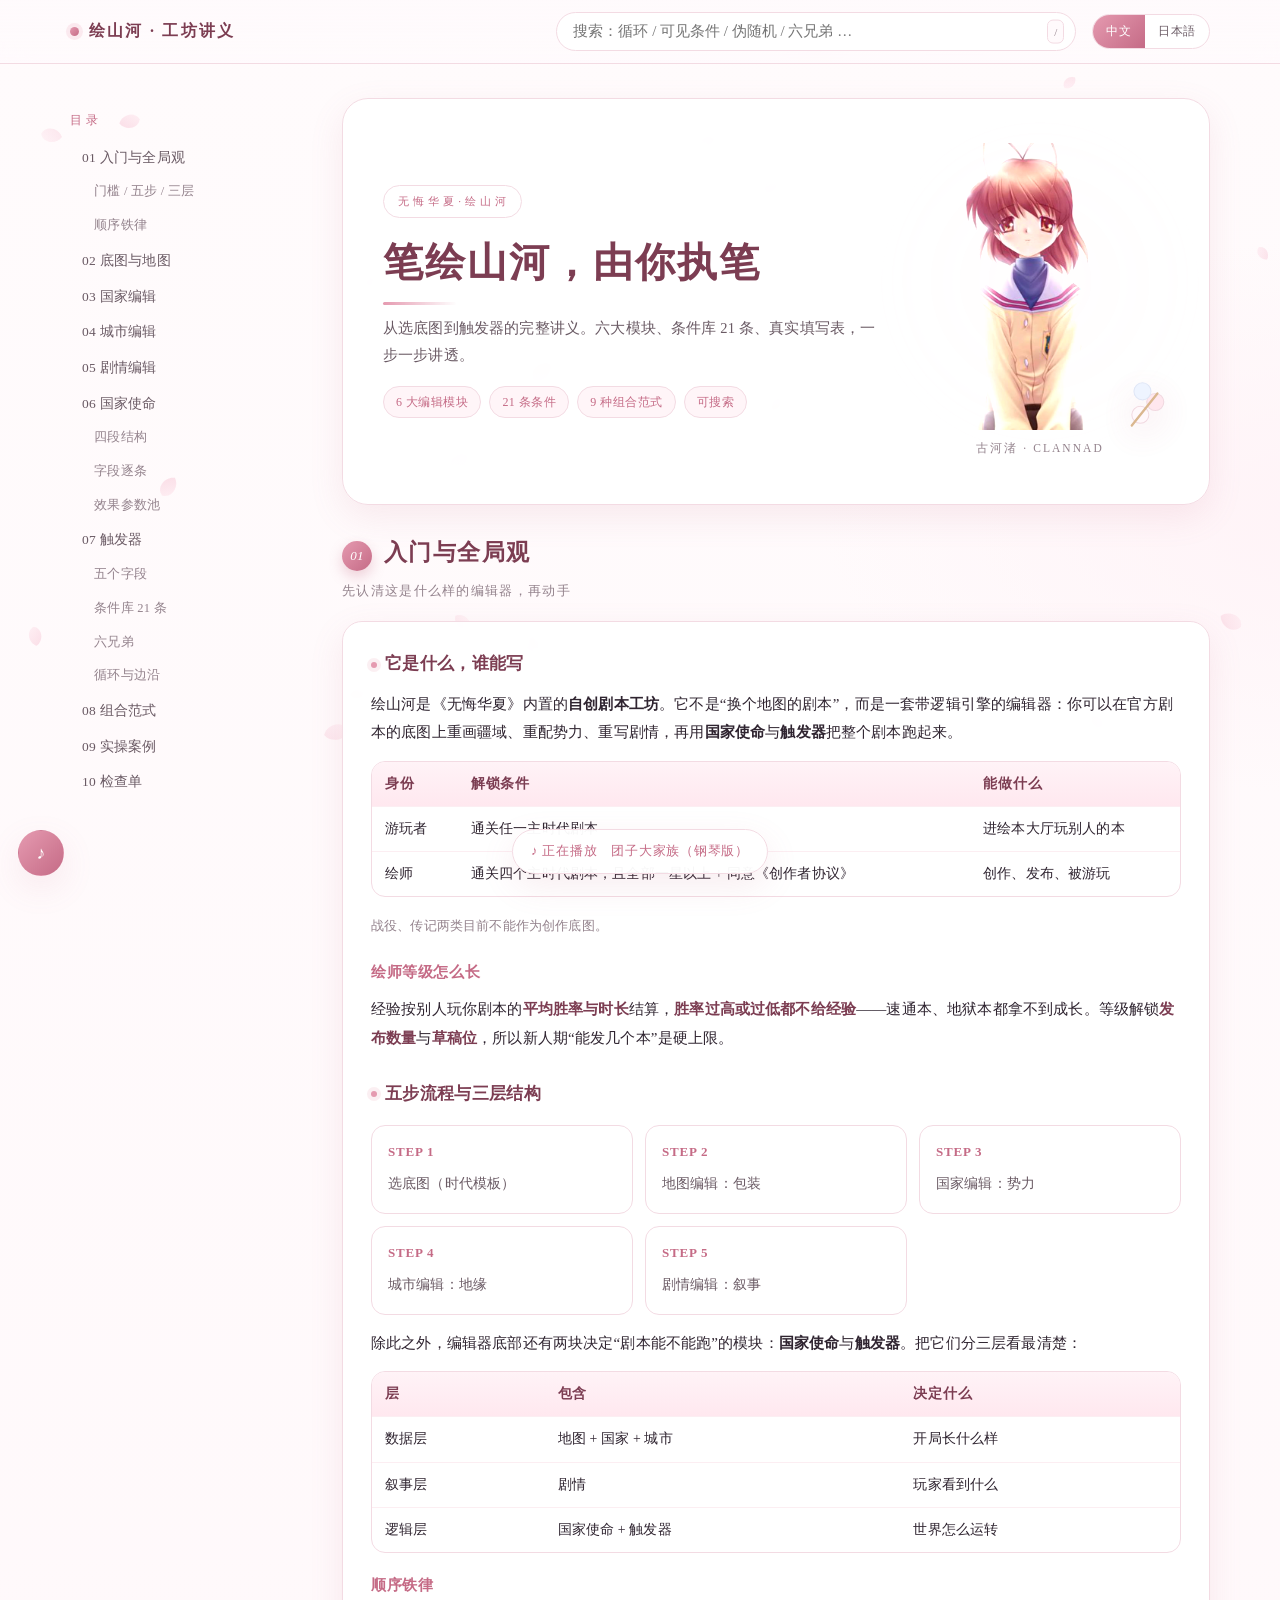
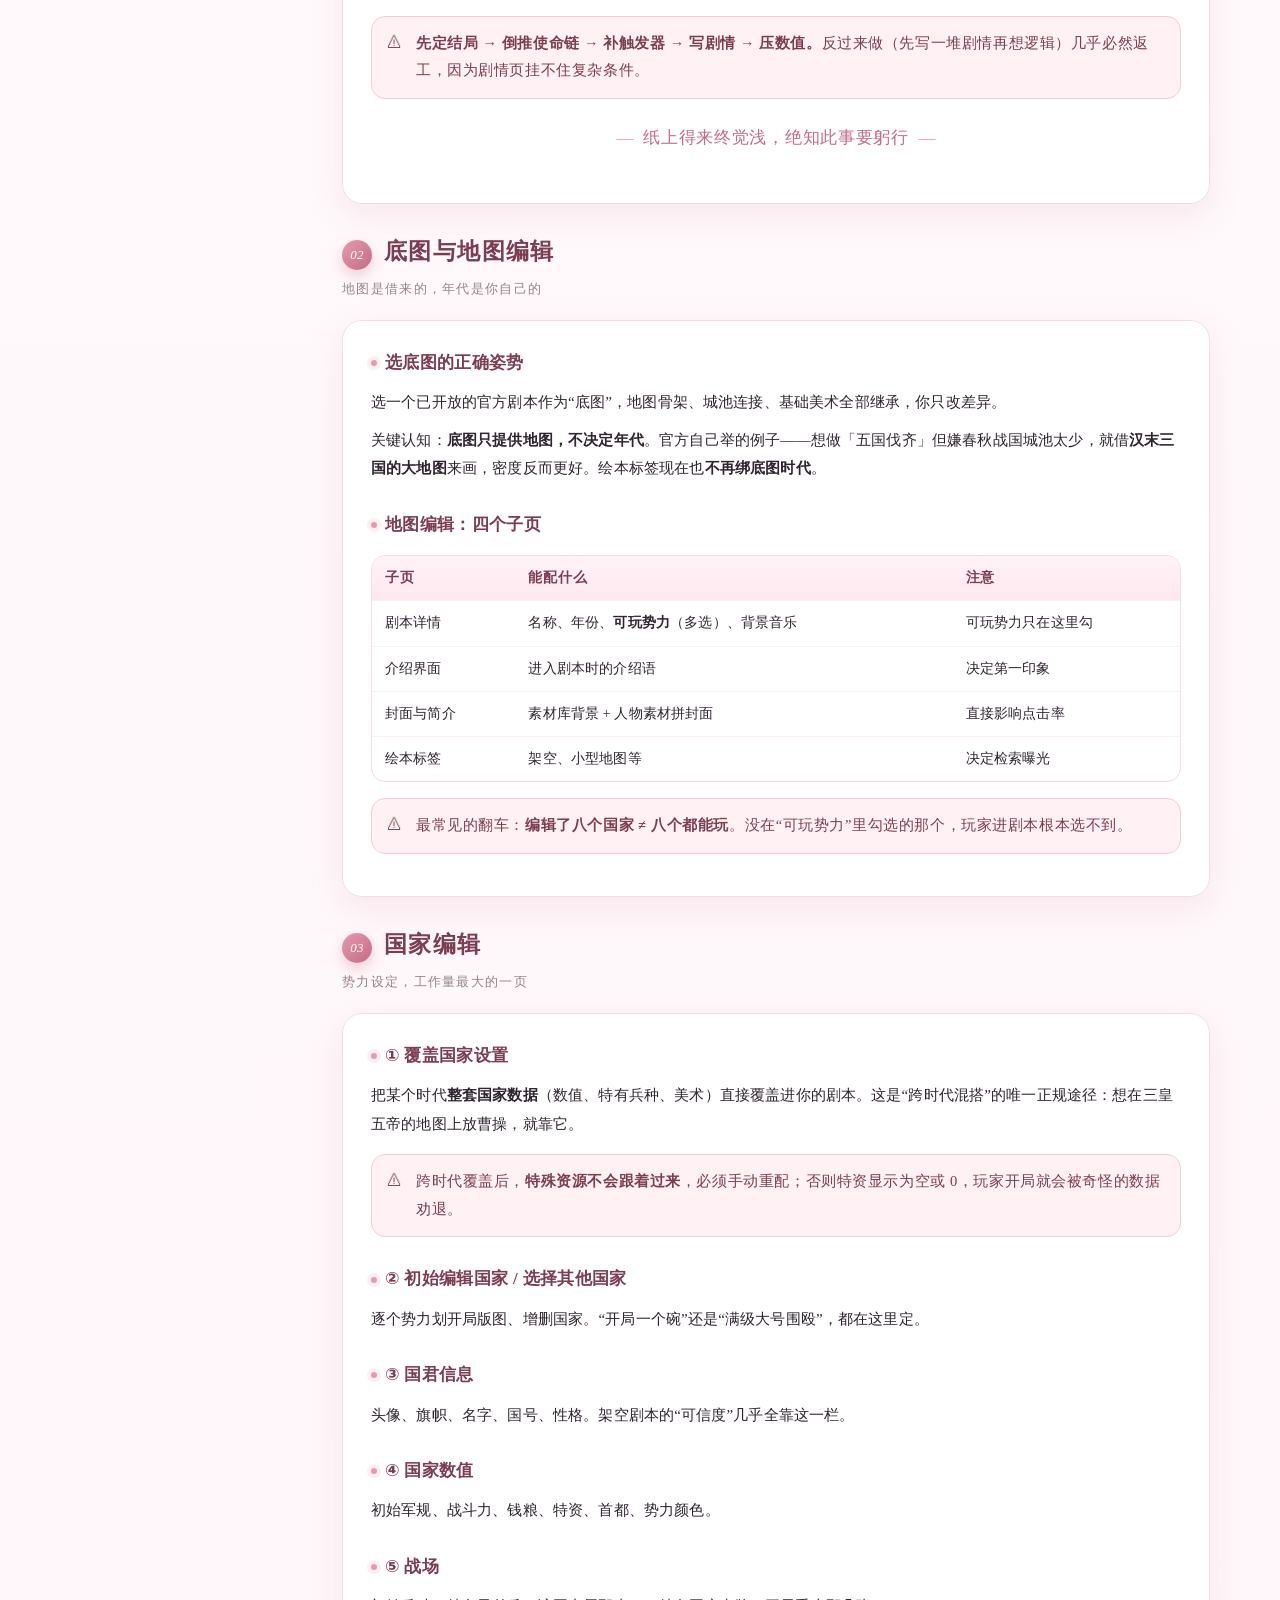
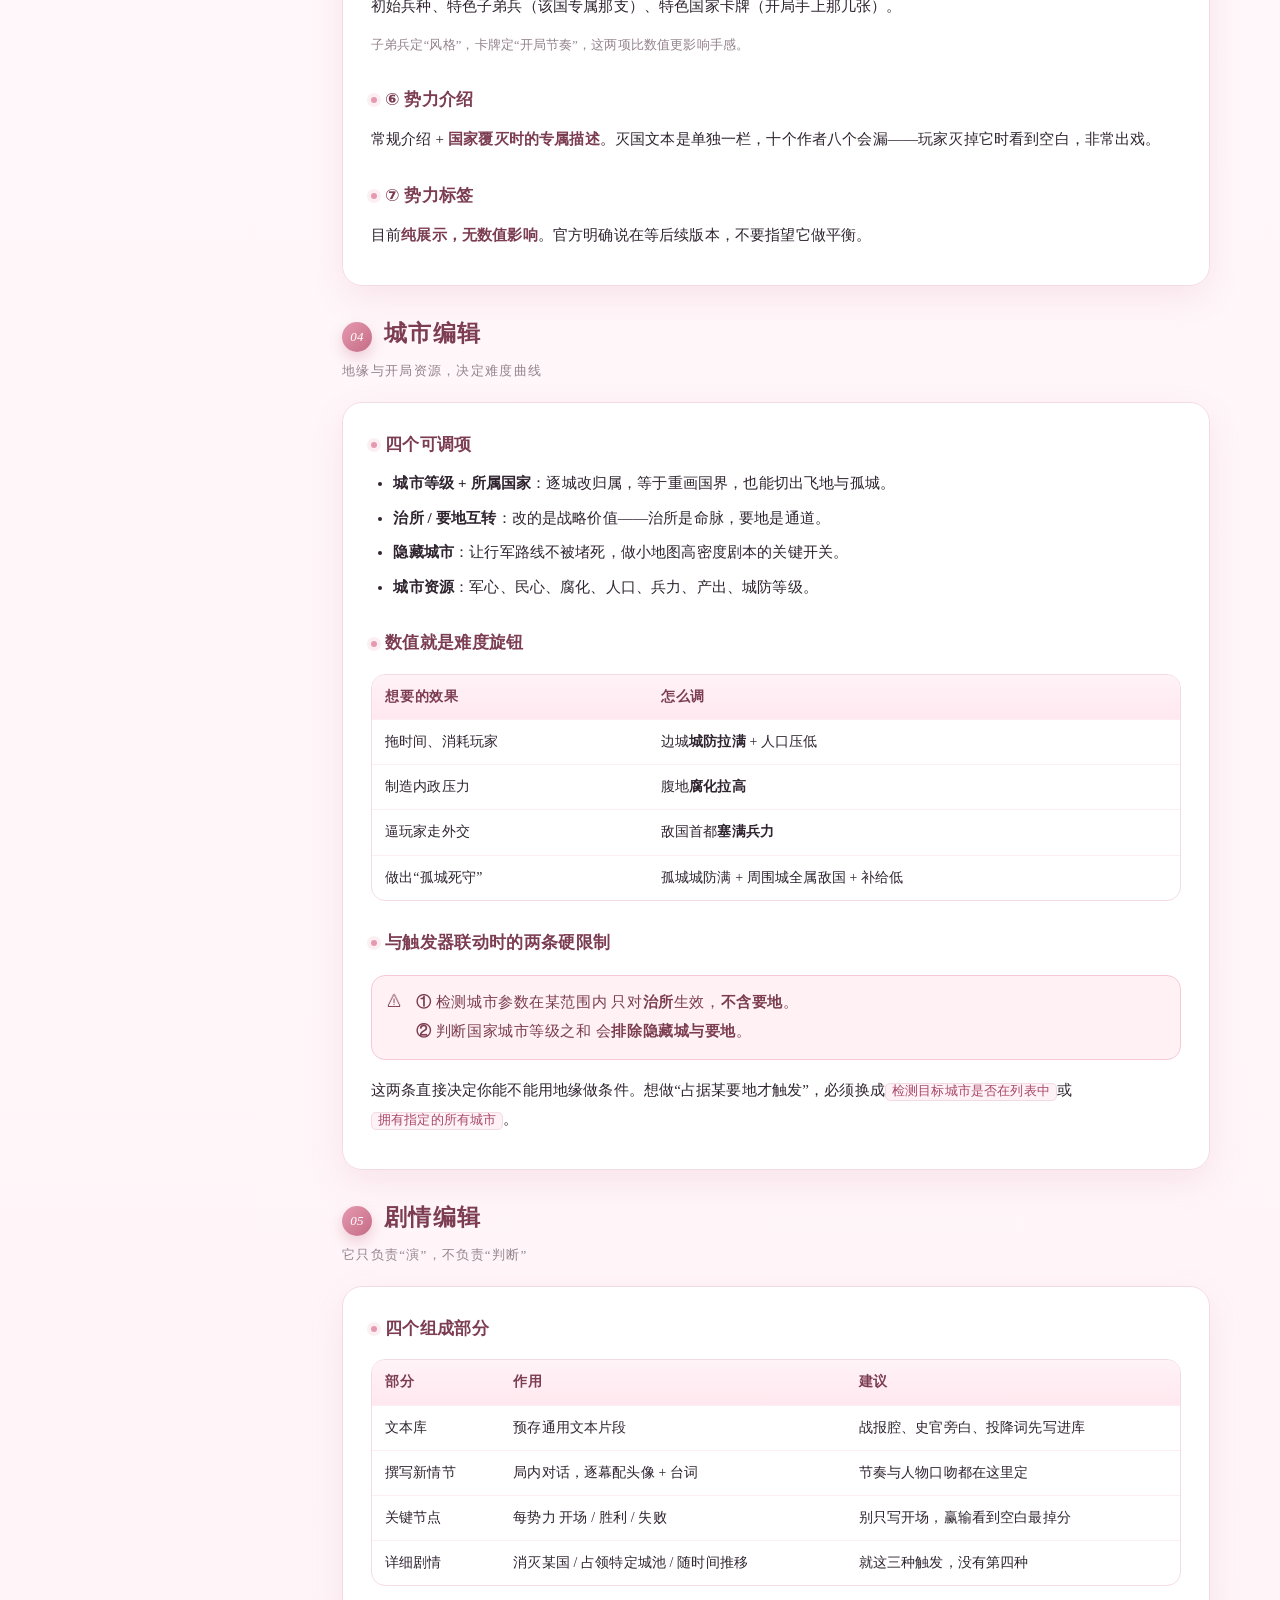
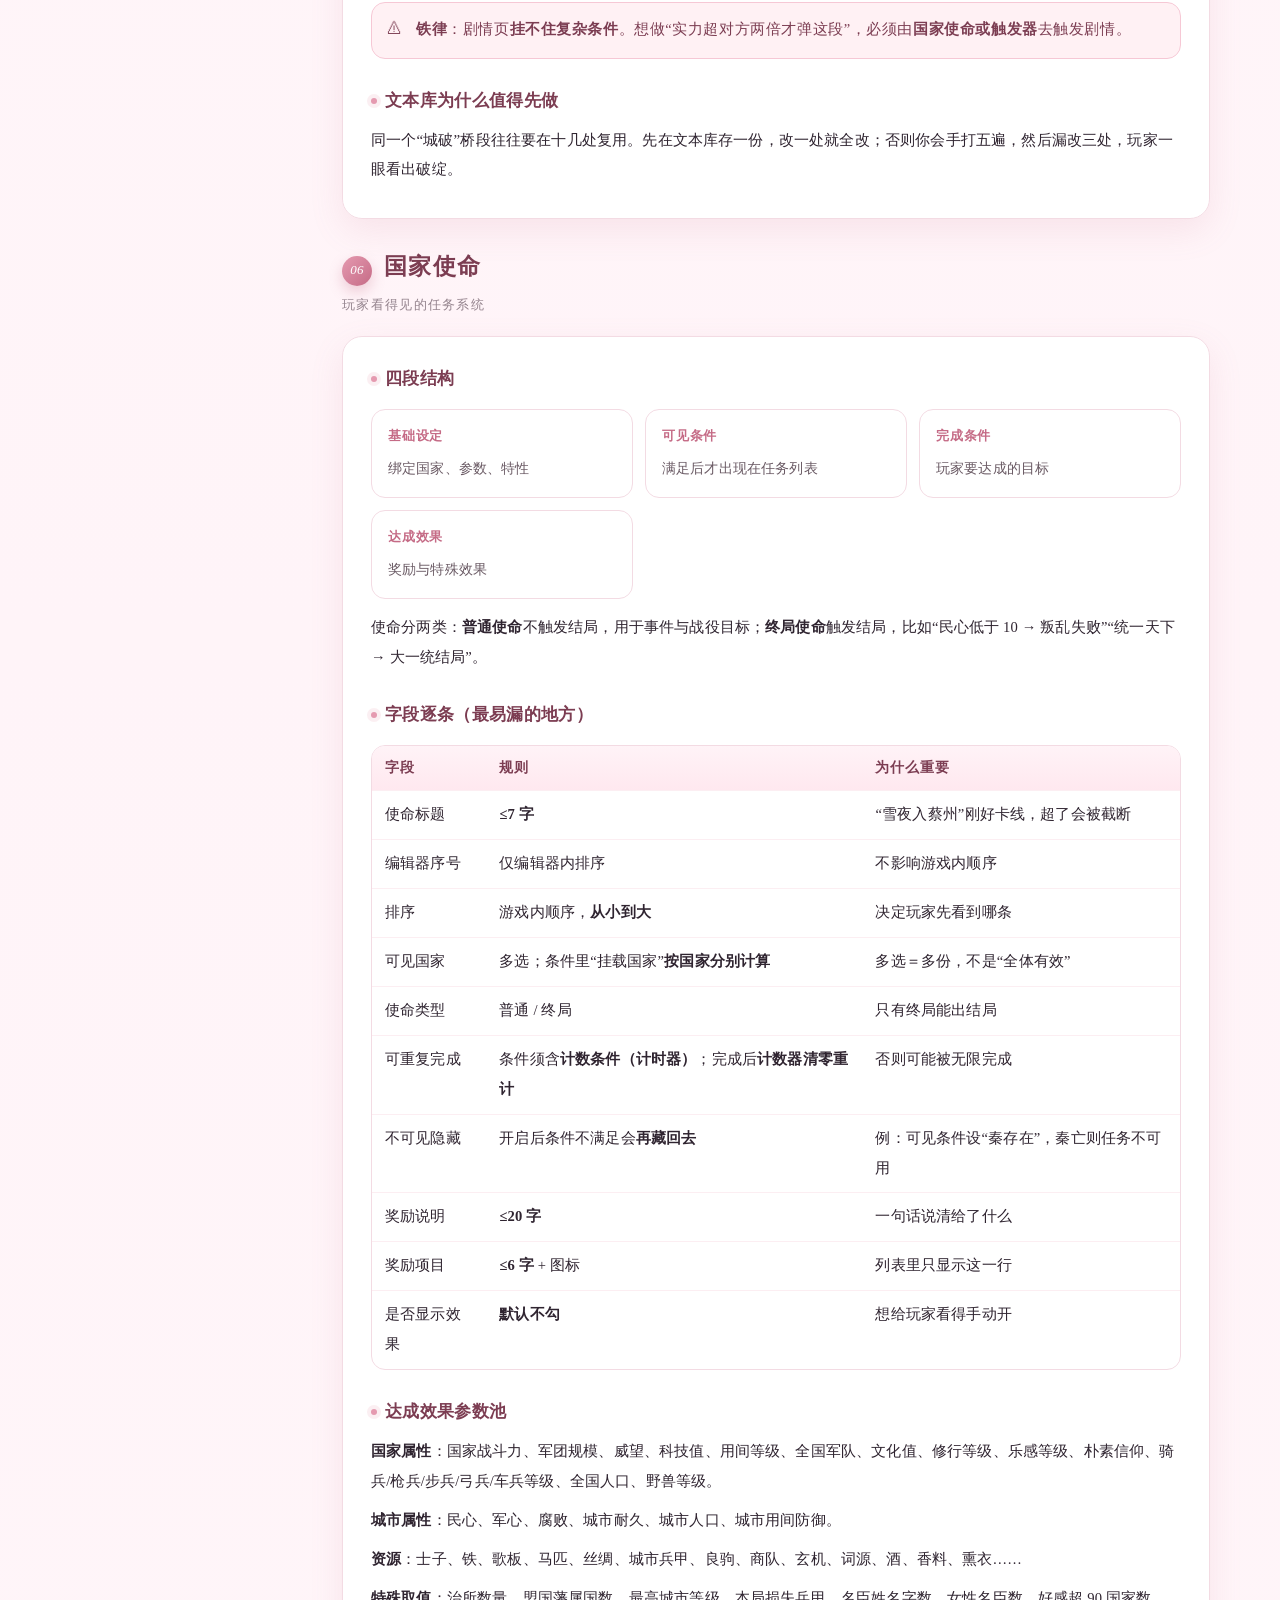
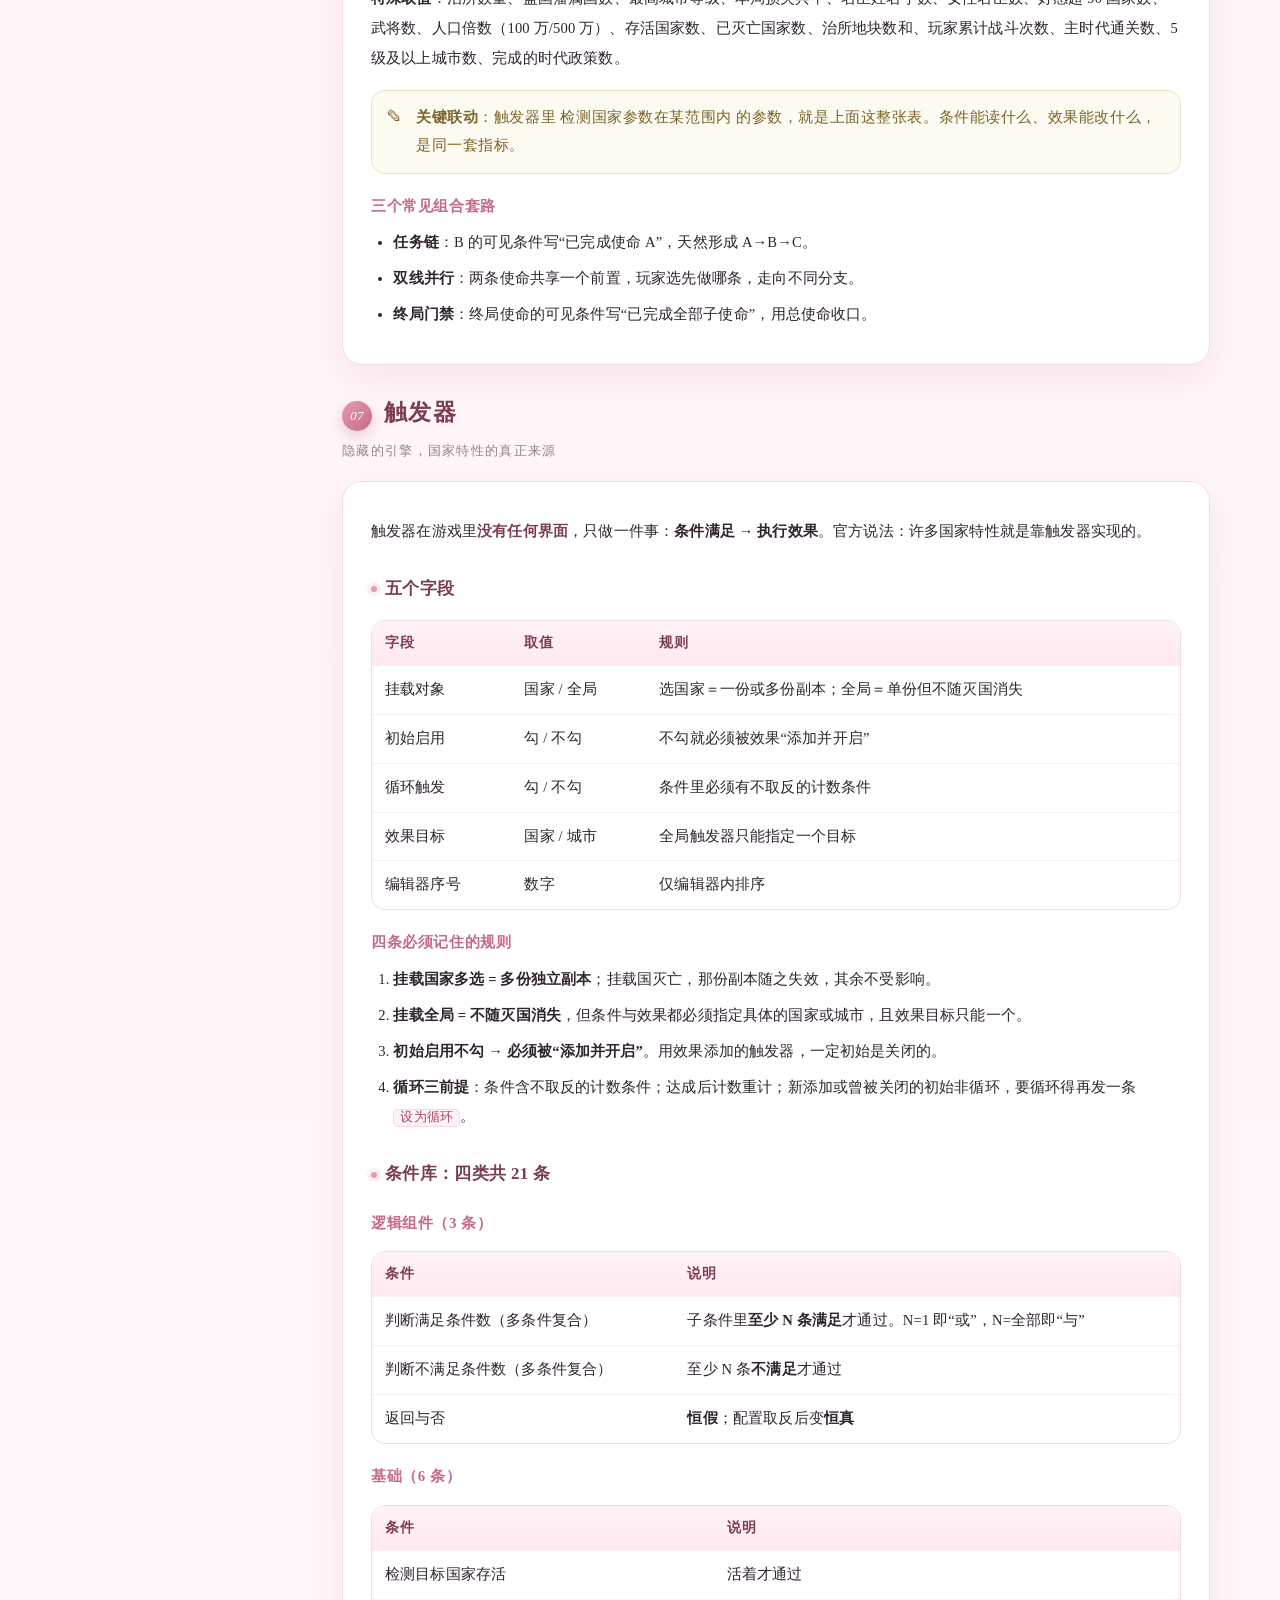
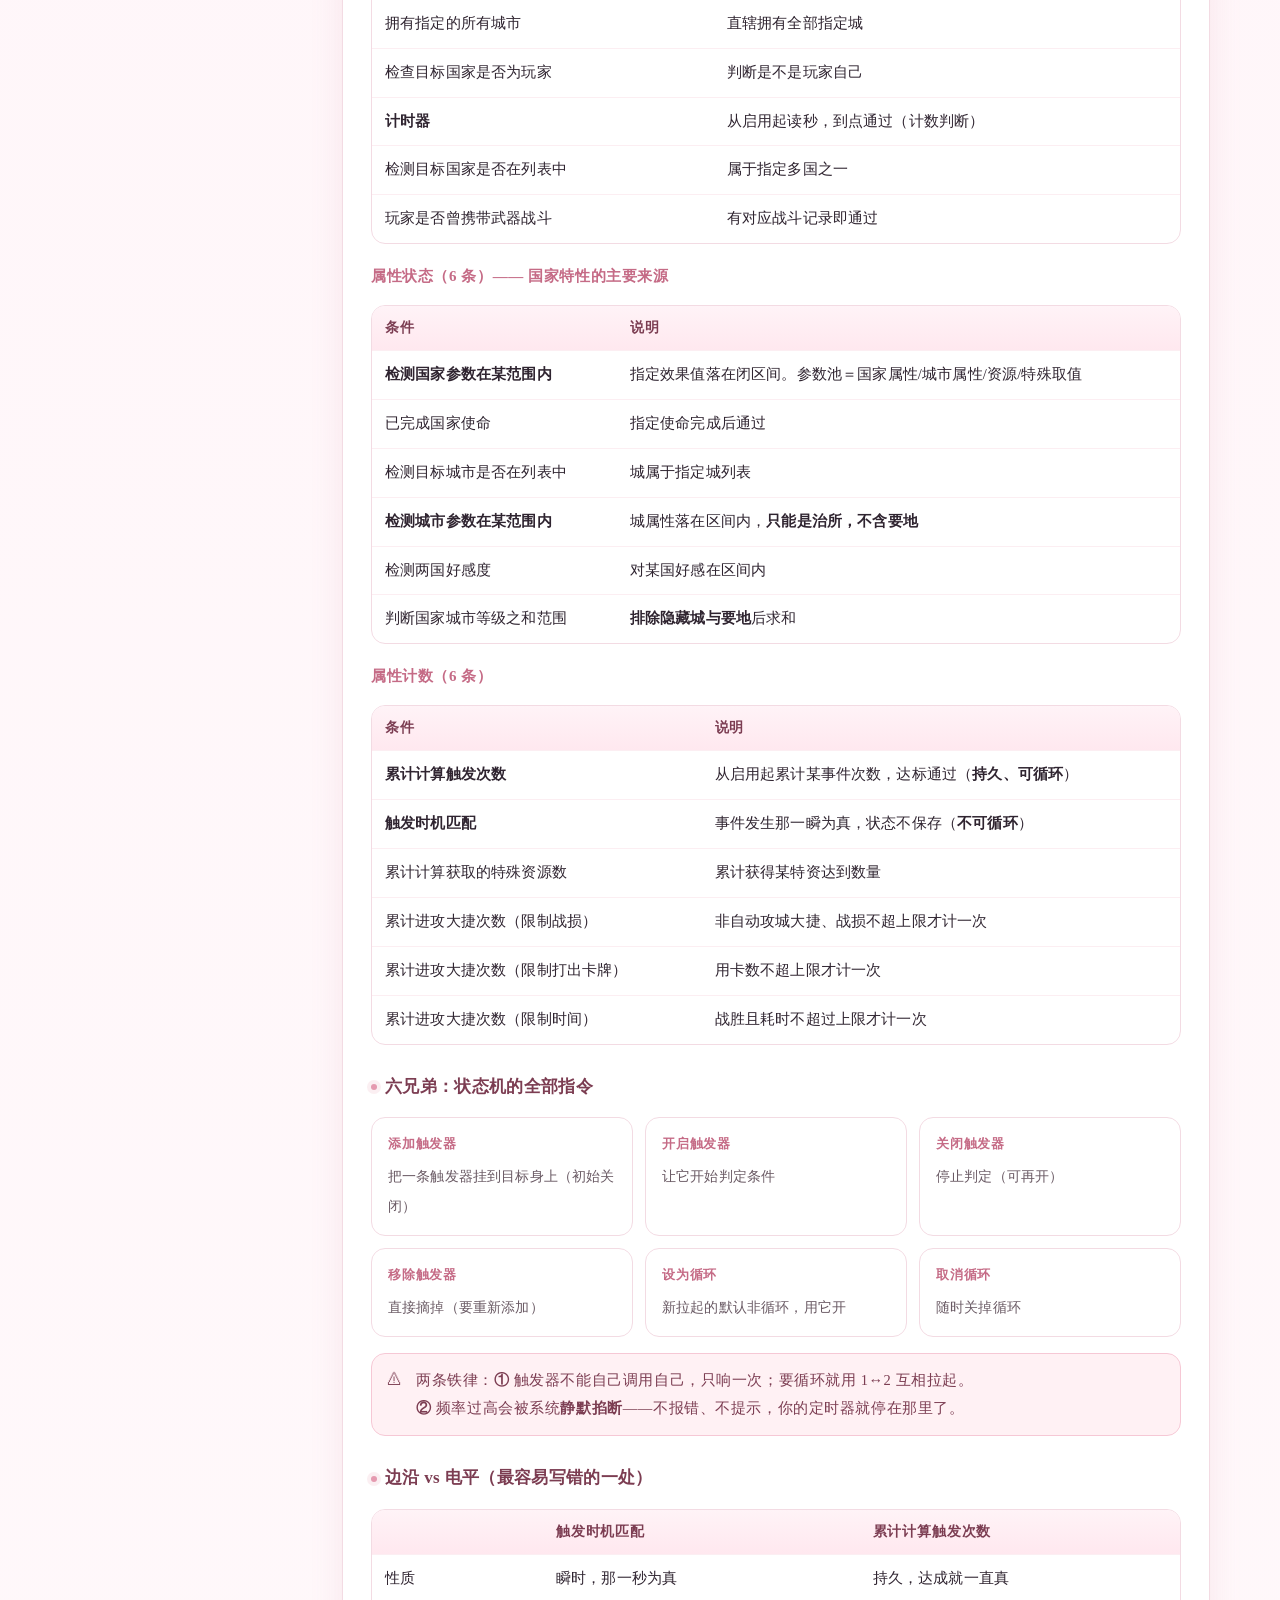
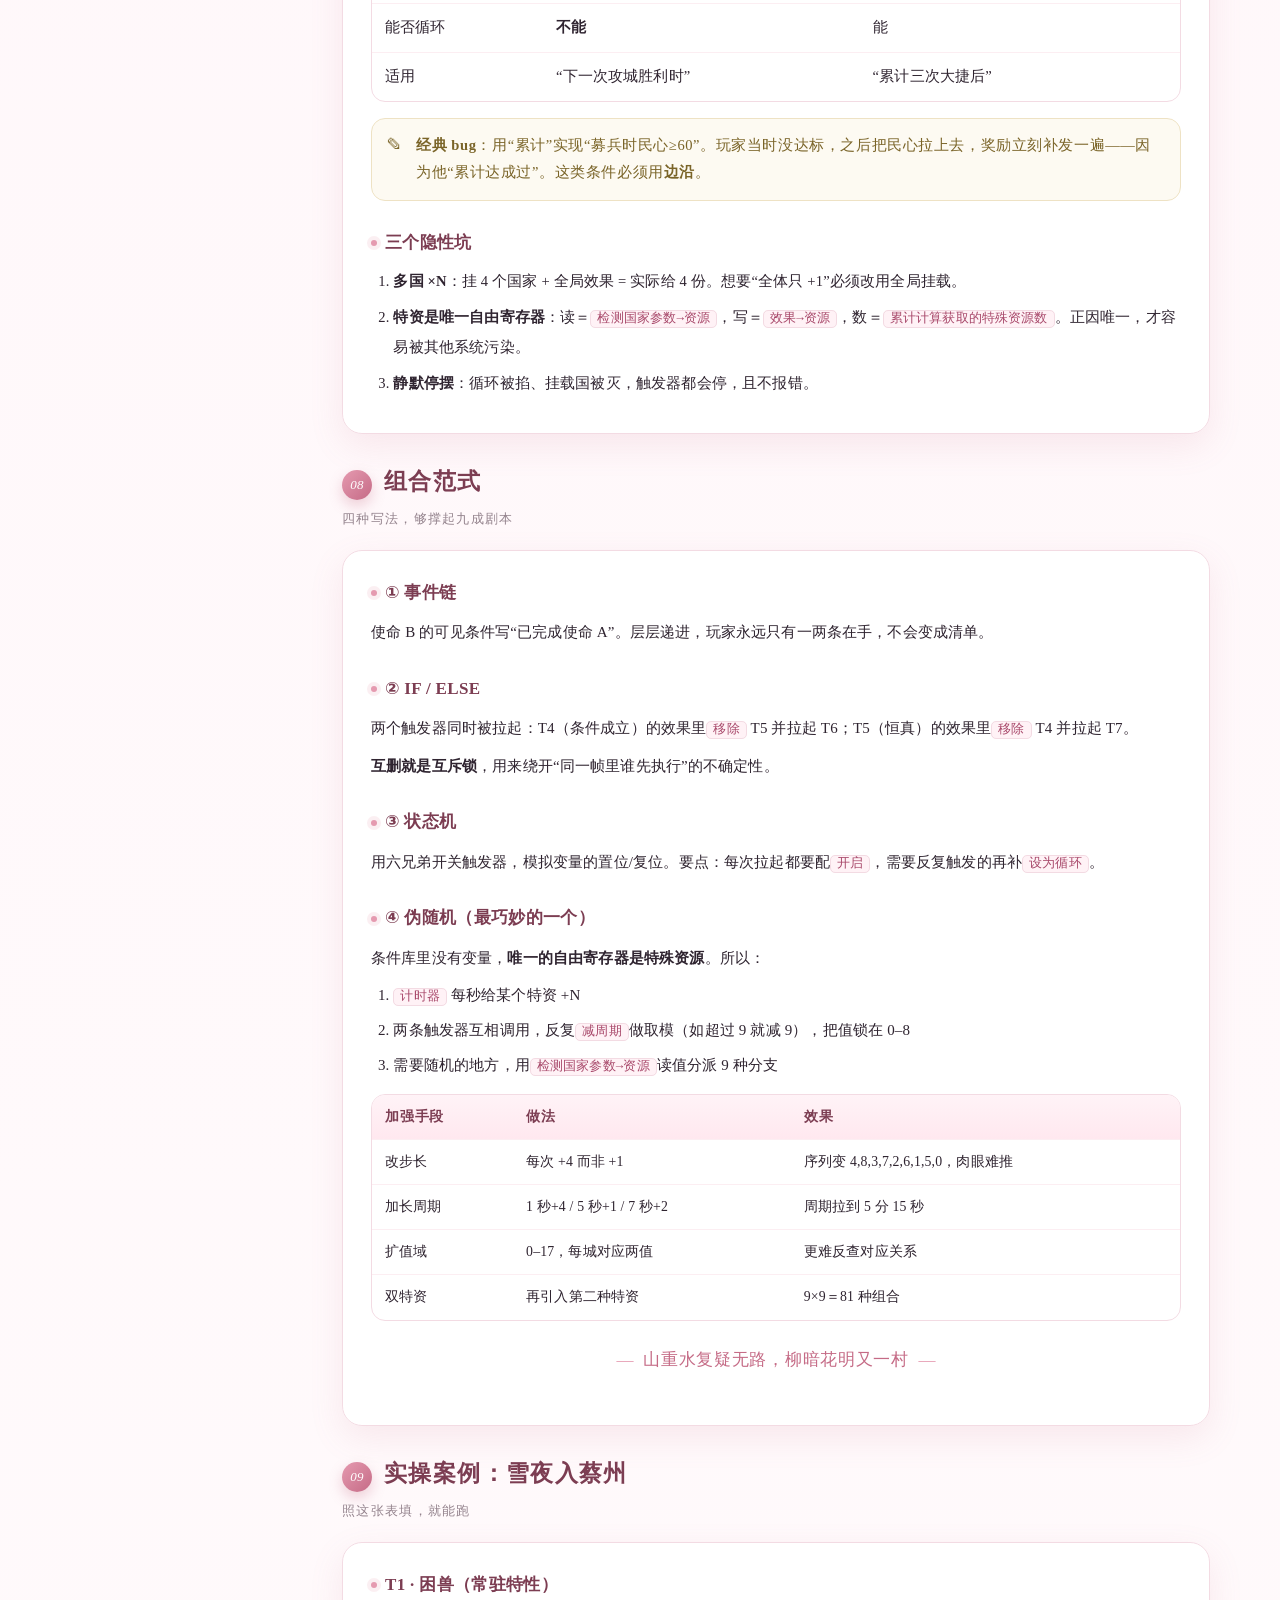
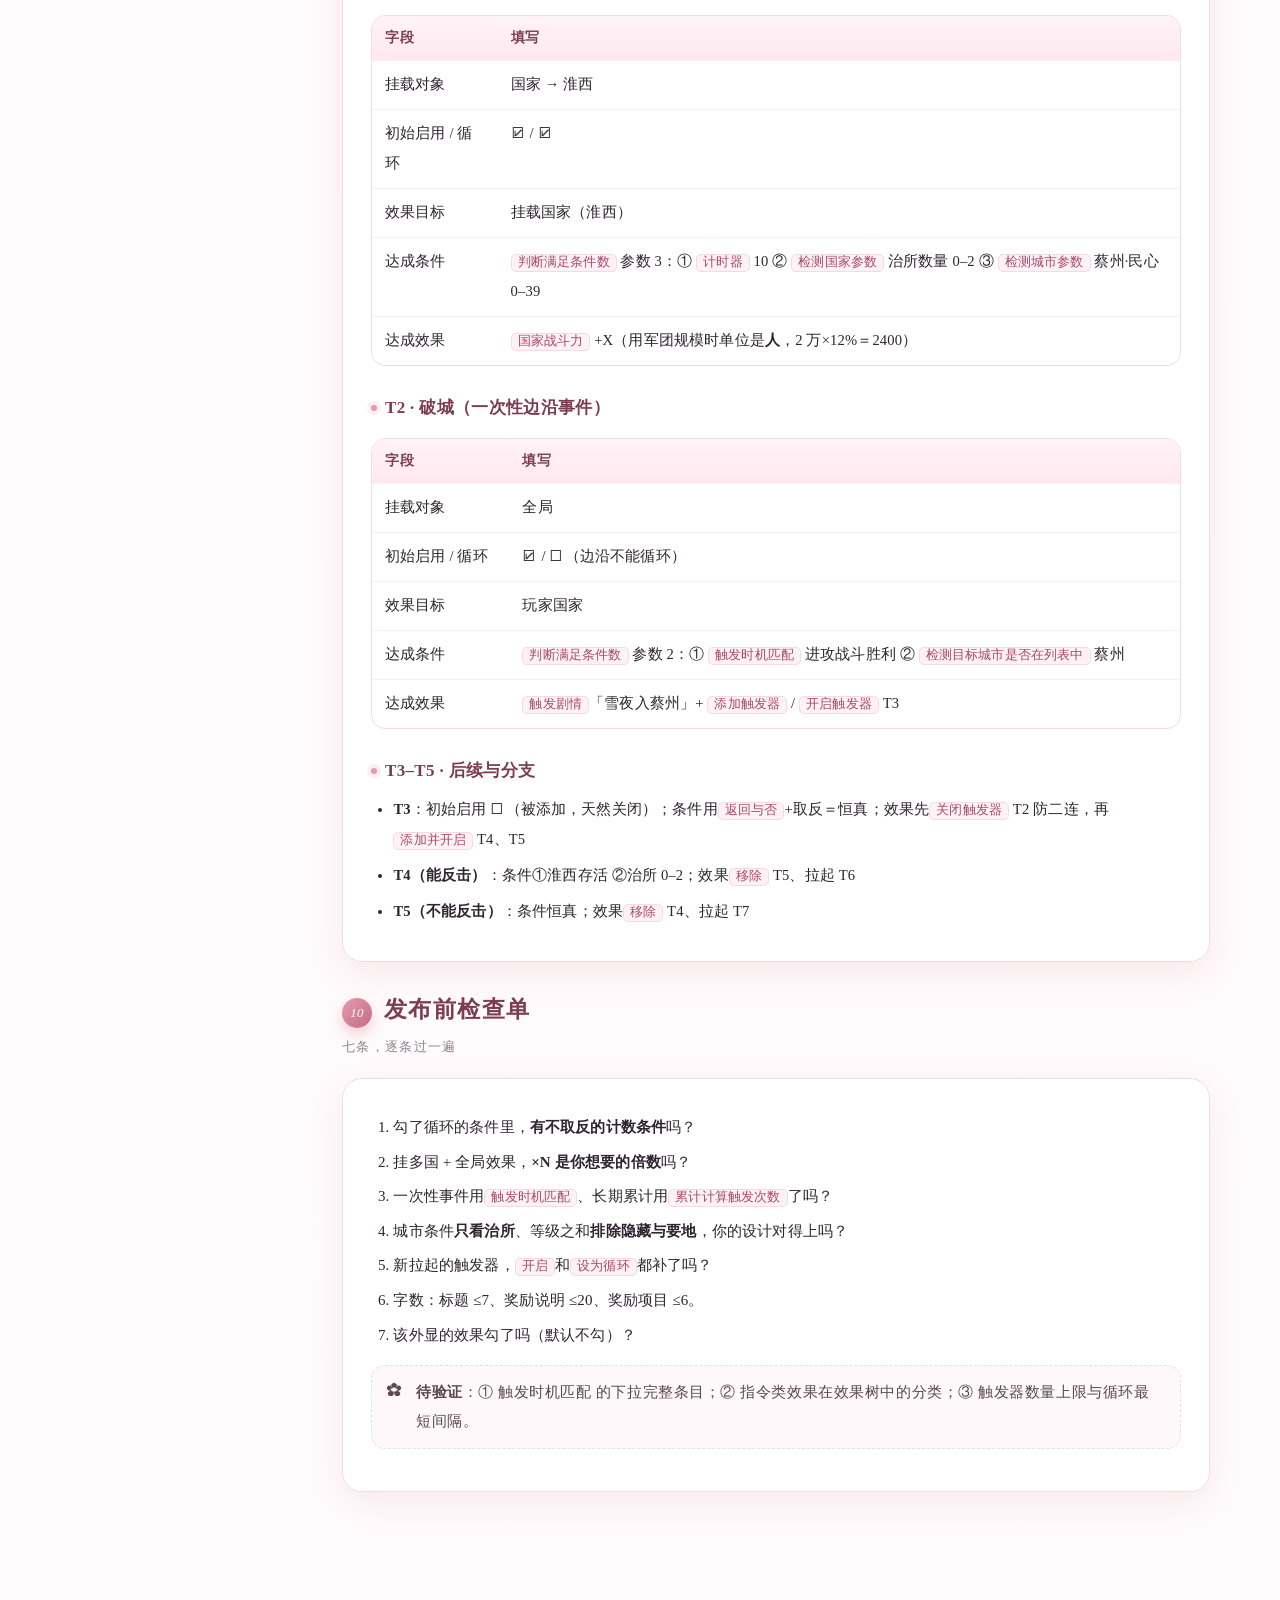
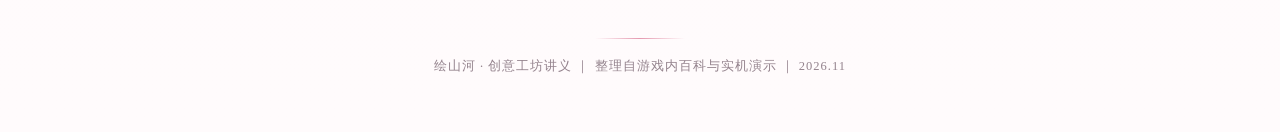
<file: index.html>
<!DOCTYPE html>
<html lang="zh-CN">
<head>
<meta charset="utf-8">
<meta name="viewport" content="width=device-width, initial-scale=1">
<title>绘山河创意工坊 · 完全讲义 | 无悔华夏</title>
<style>
:root{
  --ink:#2f2430; --ink2:#6a5a64; --ink3:#94838d;
  --pink:#e59ab0; --pink-d:#c56b86; --pink-l:#fce8ee; --pink-xl:#fff5f8;
  --gold:#b8954a; --line:#f3dbe3; --card:rgba(255,255,255,.94);
  --deep:#7c3d52; --shadow:0 12px 34px rgba(197,107,134,.12);
  --serif-zh:"Songti SC","Noto Serif SC","Source Han Serif SC",serif;
  --sans-zh:"PingFang SC","Noto Sans SC","Source Han Sans SC",system-ui,-apple-system,sans-serif;
  --kai-zh:"Kaiti SC","STKaiti","KaiTi",var(--serif-zh);
  --serif-ja:"Hiragino Mincho ProN","Yu Mincho","Noto Serif JP",serif;
  --sans-ja:"Hiragino Sans","Yu Gothic","Noto Sans JP",system-ui,sans-serif;
  --maru-ja:"Hiragino Maru Gothic ProN","Yu Gothic",sans-serif;
}
*{box-sizing:border-box}
html{scroll-behavior:smooth; scroll-padding-top:80px}
body{
  margin:0; color:var(--ink); font-family:var(--sans-zh); line-height:1.9;
  background:
    radial-gradient(1100px 520px at 8% -8%, #ffeef4 0%, transparent 62%),
    radial-gradient(900px 480px at 105% 4%, #fff3f7 0%, transparent 58%),
    linear-gradient(180deg,#fffbfc 0%,#fff4f8 42%,#fffbfc 100%);
  -webkit-font-smoothing:antialiased; letter-spacing:.01em;
}
/* ---------- 樱花画布：背景层，绝不压字 ---------- */
#sakura{position:fixed; inset:0; z-index:0; pointer-events:none}
.wrap{position:relative; z-index:1}
/* ---------- 顶栏 ---------- */
.topbar{
  position:sticky; top:0; z-index:20; backdrop-filter:blur(14px);
  background:linear-gradient(180deg,rgba(255,250,252,.95),rgba(255,250,252,.78));
  border-bottom:1px solid var(--line);
}
.topbar .inner{max-width:1180px; margin:0 auto; padding:12px 20px; display:flex; gap:16px; align-items:center}
.brand{display:flex; align-items:center; gap:10px; font-family:var(--serif-zh); font-weight:700; color:var(--deep); letter-spacing:.14em; white-space:nowrap}
.brand .dot{width:9px;height:9px;border-radius:50%;background:linear-gradient(135deg,var(--pink),var(--pink-d));box-shadow:0 0 0 4px rgba(229,154,176,.18)}
.search{position:relative; flex:1; max-width:520px; margin-left:auto}
.search input{
  width:100%; padding:10px 40px 10px 16px; border-radius:999px; border:1px solid var(--line);
  background:#fff; font-family:var(--sans-zh); font-size:15px; color:var(--ink); outline:none;
  transition:.2s;
}
.search input:focus{border-color:var(--pink); box-shadow:0 0 0 4px rgba(229,154,176,.16)}
.search .kbd{position:absolute; right:12px; top:50%; transform:translateY(-50%); font-size:11px; color:var(--ink3); border:1px solid var(--line); border-radius:6px; padding:1px 6px; background:#fffafc}
.results{
  position:absolute; top:calc(100% + 8px); left:0; right:0; background:#fff; border:1px solid var(--line);
  border-radius:16px; box-shadow:0 18px 40px rgba(120,60,80,.18); overflow:hidden; display:none; max-height:60vh; overflow-y:auto;
}
.results.on{display:block}
.results .item{padding:11px 16px; border-bottom:1px solid #fdf0f4; cursor:pointer}
.results .item:last-child{border-bottom:none}
.results .item:hover,.results .item.sel{background:var(--pink-xl)}
.results .item .t{font-size:14px; color:var(--deep); font-weight:600; font-family:var(--serif-zh)}
.results .item .s{font-size:12.5px; color:var(--ink2); margin-top:2px; display:-webkit-box; -webkit-line-clamp:2; -webkit-box-orient:vertical; overflow:hidden}
.results .empty{padding:16px; color:var(--ink3); font-size:13.5px}
mark{background:linear-gradient(180deg,transparent 55%,#ffd7e3 55%); color:inherit; padding:0 1px}
.lang{font-size:12.5px; white-space:nowrap}
.lang a{color:var(--pink-d); text-decoration:none; border-bottom:1px dotted var(--pink)}
/* ---------- 布局 ---------- */
.layout{max-width:1180px; margin:0 auto; padding:0 20px; display:grid; grid-template-columns:236px minmax(0,1fr); gap:36px}
aside{position:sticky; top:76px; align-self:start; max-height:calc(100vh - 96px); overflow-y:auto; padding:18px 0 40px; font-size:13.5px}
aside .h{font-family:var(--serif-zh); color:var(--pink-d); letter-spacing:.28em; font-size:11.5px; margin:16px 0 8px}
aside a{display:block; color:var(--ink2); text-decoration:none; padding:5px 10px; border-radius:8px; border-left:2px solid transparent}
aside a:hover{background:#fff; color:var(--pink-d); border-left-color:var(--pink)}
aside a.sub{padding-left:22px; font-size:12.5px; color:var(--ink3)}
main{padding:34px 0 90px; min-width:0}
/* ---------- 首屏 ---------- */
.hero{position:relative; background:var(--card); border:1px solid var(--line); border-radius:26px; padding:44px 40px; box-shadow:var(--shadow); overflow:hidden; display:grid; grid-template-columns:minmax(0,1fr) 258px; gap:26px; align-items:center}
.hero .seal{display:inline-block; font-size:11px; letter-spacing:.34em; color:var(--pink-d); border:1px solid var(--line); border-radius:999px; padding:5px 14px; background:#fff}
.hero h1{font-family:var(--serif-zh); font-size:clamp(26px,4.4vw,40px); line-height:1.35; margin:18px 0 10px; color:var(--deep); letter-spacing:.04em}
.hero p{color:var(--ink2); margin:0; font-size:14.5px}
.hero .meta{display:flex; flex-wrap:wrap; gap:8px; margin-top:16px}
.hero .meta span{font-size:12px; color:var(--pink-d); background:var(--pink-xl); border:1px solid var(--line); border-radius:999px; padding:4px 12px}
.hero .art{position:relative; display:flex; flex-direction:column; align-items:center; justify-content:center}
.hero .art::before{content:""; position:absolute; inset:-8% -12% -4%; z-index:-1; border-radius:50%;
  background:radial-gradient(circle at 50% 46%, rgba(255,206,223,.55), rgba(255,240,246,.25) 55%, rgba(255,255,255,0) 72%)}
.hero .art figcaption{margin-top:8px; font-family:var(--kai-zh); font-size:11.5px; letter-spacing:.18em; color:var(--ink3)}
.hero .art .dango{position:absolute; right:-14px; bottom:26px; width:64px; height:64px; opacity:.95; animation:float 6s ease-in-out infinite}
@keyframes float{0%,100%{transform:translateY(0)}50%{transform:translateY(-7px)}}
.hero .art svg{width:100%; height:auto; filter:drop-shadow(0 10px 18px rgba(197,107,134,.18))}
/* ---------- 章节 ---------- */
section{margin:26px 0}
.sec-head{display:flex; align-items:baseline; gap:12px; margin:0 0 4px}
.sec-head .n{font-family:Georgia,serif; font-size:13px; color:#fff; background:linear-gradient(135deg,var(--pink),var(--pink-d)); width:30px; height:30px; border-radius:50%; display:inline-flex; align-items:center; justify-content:center; flex:none; box-shadow:0 6px 14px rgba(197,107,134,.3)}
.sec-head h2{font-family:var(--serif-zh); font-size:23px; color:var(--deep); margin:0; letter-spacing:.06em}
.kicker{color:var(--ink3); font-size:13px; letter-spacing:.1em; margin:0 0 18px}
.card{background:var(--card); border:1px solid var(--line); border-radius:20px; padding:26px 28px; box-shadow:var(--shadow)}
h3{font-family:var(--serif-zh); font-size:17px; color:var(--deep); margin:26px 0 8px; letter-spacing:.05em; display:flex; align-items:center; gap:8px}
h3:first-child{margin-top:0}
h3::before{content:""; width:6px; height:6px; border-radius:50%; background:var(--pink); box-shadow:0 0 0 4px rgba(229,154,176,.16); flex:none}
h4{font-family:var(--sans-zh); font-size:15px; color:var(--pink-d); margin:18px 0 6px; font-weight:700; letter-spacing:.03em}
p{margin:9px 0; font-size:15px}
ul,ol{padding-left:1.4em; margin:8px 0}
li{margin:6px 0; font-size:15px}
strong{color:var(--deep)}
em{font-family:var(--kai-zh); font-style:normal; color:var(--pink-d); padding:0 2px}
small{color:var(--ink3)}
/* ---------- 引用 / 提示 ---------- */
.poem{font-family:var(--kai-zh); color:var(--pink-d); font-size:17px; text-align:center; letter-spacing:.16em; margin:22px 0; line-height:2}
.poem::before,.poem::after{content:"—"; color:var(--pink); margin:0 10px; letter-spacing:0}
.note,.warn,.tip{border-radius:14px; padding:13px 16px 13px 44px; margin:16px 0; position:relative; font-size:14.5px}
.note{background:#fff8fb; border:1px dashed var(--line); color:#5c4652}
.warn{background:#fff1f4; border:1px solid #f6c8d5; color:var(--deep)}
.tip{background:#fdfaf2; border:1px solid #eee2c4; color:#7a6428}
.note::before,.warn::before,.tip::before{position:absolute; left:15px; top:11px; font-size:15px}
.note::before{content:"✿"}
.warn::before{content:"⚠"}
.tip::before{content:"✎"}
/* ---------- 表格 ---------- */
.tablewrap{overflow-x:auto; margin:14px 0; border:1px solid var(--line); border-radius:14px; background:#fff}
table{border-collapse:collapse; width:100%; font-size:13.8px}
th,td{padding:9px 13px; text-align:left; border-bottom:1px solid #fceef2; vertical-align:top}
th{background:linear-gradient(180deg,#fff3f7,#ffe8ef); color:var(--deep); font-weight:700; white-space:nowrap; font-family:var(--serif-zh); letter-spacing:.04em}
tr:last-child td{border-bottom:none}
td code, p code, li code{background:#fff2f6; border:1px solid var(--line); border-radius:5px; padding:1px 6px; font-family:"SFMono-Regular",Consolas,monospace; font-size:12.5px; color:#a8486a; white-space:nowrap}
/* ---------- 卡片组 ---------- */
.grid{display:grid; grid-template-columns:repeat(auto-fit,minmax(210px,1fr)); gap:12px; margin:14px 0}
.mini{background:#fff; border:1px solid var(--line); border-radius:14px; padding:14px 16px}
.mini b{display:block; font-family:var(--serif-zh); color:var(--pink-d); font-size:13px; letter-spacing:.14em; margin-bottom:4px}
.mini span{font-size:13.5px; color:var(--ink2)}
/* ---------- 回到顶部 ---------- */
.totop{position:fixed; right:18px; bottom:24px; z-index:30; width:44px; height:44px; border-radius:50%; border:1px solid var(--line); background:#fff; color:var(--pink-d); font-size:18px; box-shadow:var(--shadow); cursor:pointer; opacity:0; pointer-events:none; transition:.25s}
.totop.on{opacity:1; pointer-events:auto}
/* ---------- 页脚 ---------- */
footer{max-width:1180px; margin:0 auto; padding:30px 20px 60px; text-align:center; color:var(--ink3); font-size:12.5px; letter-spacing:.08em}
footer .hr{width:90px; height:1px; background:linear-gradient(90deg,transparent,var(--pink),transparent); margin:0 auto 16px}
/* ---------- 日语版字形 ---------- */
body.ja{font-family:var(--sans-ja)}
body.ja .brand,body.ja h2,body.ja h3,body.ja .min b,body.ja th{font-family:var(--serif-ja)}
body.ja h4{font-family:var(--maru-ja)}
body.ja em,body.ja .poem{font-family:var(--maru-ja); letter-spacing:.08em}
@media (max-width:980px){
  .layout{grid-template-columns:1fr; gap:0}
  aside{display:none}
  .hero{grid-template-columns:1fr; padding:30px 24px}
  .hero .art{order:-1; max-width:190px; margin:0 auto}
  .card{padding:22px 18px; border-radius:18px}
  .search{max-width:none}
  .brand span.full{display:none}
}

/* ---------- 音乐开关 ---------- */
.music{position:fixed; left:18px; bottom:24px; z-index:30; width:46px; height:46px; border-radius:50%;
  border:1px solid var(--line); background:#fff; color:var(--pink-d); font-size:18px; cursor:pointer;
  box-shadow:var(--shadow); transition:.25s; display:flex; align-items:center; justify-content:center}
.music:hover{transform:translateY(-2px)}
.music.on{background:linear-gradient(135deg,var(--pink),var(--pink-d)); color:#fff; border-color:transparent;
  animation:breath 3.6s ease-in-out infinite}
@keyframes breath{0%,100%{box-shadow:0 0 0 0 rgba(229,154,176,.45)}50%{box-shadow:0 0 0 12px rgba(229,154,176,0)}}
@media (max-width:980px){.music{left:14px; bottom:18px; width:44px; height:44px}}

/* 日语版标题略小，避免折行难看 */
body.ja .hero h1{font-size:clamp(21px,3.15vw,31px); line-height:1.55; letter-spacing:.02em}
body.ja .hero p{font-size:14px; line-height:1.95}

/* 插画：白底用 multiply 融入背景 */
.hero .art img{width:100%; height:auto; display:block; mix-blend-mode:multiply;
  filter:saturate(1.14) contrast(1.12) brightness(1.02); border-radius:14px}

/* 首屏标题的樱色下划线 */
.hero h1::after{content:""; display:block; width:74px; height:3px; margin-top:12px; border-radius:3px;
  background:linear-gradient(90deg,var(--pink),rgba(229,154,176,0))}

/* ================= 字体分层（每种角色不同字族） ================= */
body{--f-title:var(--serif-zh);--f-body:var(--sans-zh);--f-accent:var(--kai-zh);--f-latin:Georgia,"Times New Roman",serif}
body.ja{--f-title:var(--serif-ja);--f-body:var(--sans-ja);--f-accent:var(--maru-ja);--f-latin:"Times New Roman",Georgia,serif}

/* 正文：拉丁/数字走 Georgia，汉字走无衬线 */
body,p,li,td,.hero p,.kicker,.search input,input{font-family:var(--f-latin),var(--f-body)}

/* 标题层：宋体/明朝体，宽字距 */
.hero h1,.sec-head h2,h3.serif,.results .item .t,.mini b,table th,.hero .seal{
  font-family:var(--f-title); letter-spacing:.06em}
.hero h1{letter-spacing:.05em}

/* 小标题：黑体，靠字重区分 */
h3{font-family:var(--f-latin),var(--f-body); font-weight:800; letter-spacing:.02em}

/* 引文/提示/图注/目录：楷体（日文为丸ゴ） */
h4,.note,.warn,.tip,.poem,figcaption,aside a,aside .h,.badge,.hero .meta span{
  font-family:var(--f-accent); letter-spacing:.04em}
aside a{letter-spacing:.02em}

/* 章节序号、数字、页脚：衬线数字 */
.sec-head .n,footer,.kbd,.hero .meta span{font-family:Georgia,"Times New Roman",serif}
.sec-head .n{font-style:italic}

/* 使命 / 触发器 / 案例三章：正文改用宋体，长文阅读更沉 */
.card.alt p,.card.alt li,.card.alt td{font-family:var(--f-title); line-height:2.05; font-size:14.6px}
.card.alt h3{font-family:var(--f-latin),var(--f-body)}

/* 表格数值列：等宽感 */
td code,p code,li code{font-family:"SFMono-Regular",Consolas,monospace}

/* 曲目提示 */
.nowplaying{position:fixed; left:50%; bottom:26px; transform:translate(-50%,14px); z-index:35;
  background:rgba(255,255,255,.96); border:1px solid var(--line); border-radius:999px;
  padding:9px 18px; font-size:13px; color:var(--pink-d); box-shadow:var(--shadow);
  font-family:var(--f-accent); letter-spacing:.06em; opacity:0; pointer-events:none; transition:.45s}
.nowplaying.show{opacity:1; transform:translate(-50%,0)}
.nowplaying .wave{font-family:Georgia,serif; font-style:italic}
@media (max-width:980px){.nowplaying{bottom:74px; font-size:12px; padding:8px 14px}}

/* 语言切换胶囊 */
.lang{display:inline-flex; align-items:center; border:1px solid var(--line); border-radius:999px;
  background:#fff; overflow:hidden; flex:none}
.lang a{padding:5px 13px; font-size:12px; color:var(--ink2); text-decoration:none; letter-spacing:.06em;
  border-bottom:none; transition:.2s; white-space:nowrap}
.lang a.active{background:linear-gradient(135deg,var(--pink),var(--pink-d)); color:#fff}
.lang a:not(.active):hover{background:var(--pink-xl); color:var(--pink-d)}

/* ---------- 手机端目录抽屉 ---------- */
.tocbtn{display:none; position:fixed; right:18px; bottom:76px; z-index:31; align-items:center; gap:7px;
  padding:9px 15px; border-radius:999px; border:1px solid var(--line); background:#fff; color:var(--pink-d);
  font-size:13px; font-family:var(--f-accent); letter-spacing:.08em; box-shadow:var(--shadow); cursor:pointer}
.tocbtn .bars{display:inline-block; width:14px; height:2px; background:currentColor; position:relative}
.tocbtn .bars::before,.tocbtn .bars::after{content:""; position:absolute; left:0; width:14px; height:2px; background:currentColor}
.tocbtn .bars::before{top:-5px}.tocbtn .bars::after{top:5px}
.tocmask{position:fixed; inset:0; z-index:40; background:rgba(72,38,52,.28); backdrop-filter:blur(3px);
  opacity:0; pointer-events:none; transition:.28s}
.tocmask.open{opacity:1; pointer-events:auto}
.tocpanel{position:absolute; left:0; top:0; bottom:0; width:80%; max-width:330px; background:#fff;
  transform:translateX(-102%); transition:transform .3s cubic-bezier(.4,0,.2,1); overflow-y:auto;
  padding:26px 8px 40px; box-shadow:8px 0 30px rgba(120,60,80,.18)}
.tocmask.open .tocpanel{transform:none}
.tocpanel .h{font-family:var(--f-title); color:var(--pink-d); letter-spacing:.3em; font-size:12px; margin:0 0 14px 18px}
.tocpanel a{display:block; padding:9px 18px; color:var(--ink2); text-decoration:none; font-size:14.5px;
  font-family:var(--f-title); border-left:2px solid transparent}
.tocpanel a.sub{padding-left:34px; font-size:13.5px; color:var(--ink3)}
.tocpanel a:active,.tocpanel a:hover{background:var(--pink-xl); color:var(--pink-d); border-left-color:var(--pink)}
.tocpanel .close{position:absolute; right:12px; top:14px; width:32px; height:32px; border-radius:50%;
  border:1px solid var(--line); background:#fff; color:var(--pink-d); font-size:16px; cursor:pointer}
@media (max-width:980px){.tocbtn{display:inline-flex}}

</style>
</head>
<body>
<canvas id="sakura" aria-hidden="true"></canvas>

<div class="topbar"><div class="inner">
  <div class="brand"><span class="dot"></span><span class="full">绘山河 · 工坊讲义</span></div>
  <div class="search">
    <input id="q" type="search" placeholder="搜索：循环 / 可见条件 / 伪随机 / 六兄弟 …" autocomplete="off" aria-label="站内搜索">
    <span class="kbd">/</span>
    <div class="results" id="res"></div>
  </div>
  <div class="lang"><a href="index.html" class="active">中文</a><a href="ja.html" class="">日本語</a></div>
</div></div>

<div class="wrap"><div class="layout">

<aside>
  <div class="h">目 录</div>
  <a href="#s1">01 入门与全局观</a>
  <a class="sub" href="#s1-a">门槛 / 五步 / 三层</a>
  <a class="sub" href="#s1-b">顺序铁律</a>
  <a href="#s2">02 底图与地图</a>
  <a href="#s3">03 国家编辑</a>
  <a href="#s4">04 城市编辑</a>
  <a href="#s5">05 剧情编辑</a>
  <a href="#s6">06 国家使命</a>
  <a class="sub" href="#s6-a">四段结构</a>
  <a class="sub" href="#s6-b">字段逐条</a>
  <a class="sub" href="#s6-c">效果参数池</a>
  <a href="#s7">07 触发器</a>
  <a class="sub" href="#s7-a">五个字段</a>
  <a class="sub" href="#s7-b">条件库 21 条</a>
  <a class="sub" href="#s7-c">六兄弟</a>
  <a class="sub" href="#s7-d">循环与边沿</a>
  <a href="#s8">08 组合范式</a>
  <a href="#s9">09 实操案例</a>
  <a href="#s10">10 检查单</a>
</aside>

<main>

<div class="hero">
  <div>
    <span class="seal">无 悔 华 夏 · 绘 山 河</span>
    <h1>笔绘山河，由你执笔</h1>
    <p>从选底图到触发器的完整讲义。六大模块、条件库 21 条、真实填写表，一步一步讲透。</p>
    <div class="meta">
      <span>6 大编辑模块</span><span>21 条条件</span><span>9 种组合范式</span><span>可搜索</span>
    </div>
  </div>
  <div class="art" aria-hidden="true">
    <!-- 插画：《CLANNAD》古河渚 -->
    <img loading="eager" src="[data-uri]" alt="绘山河讲义插画" width="680" height="757">
    <svg class="dango" viewBox="0 0 60 60" aria-hidden="true"><g><circle cx="20" cy="42" r="8" fill="#fff8fb" stroke="#f0d7df"/><circle cx="34" cy="30" r="8" fill="#ffe6ee" stroke="#f0d7df"/><circle cx="22" cy="20" r="8" fill="#eef4ff" stroke="#dfe6f6"/><path d="M12 52l24-30" stroke="#d8b48a" stroke-width="2.2" stroke-linecap="round"/></g></svg>
    <figcaption>古河渚 · CLANNAD</figcaption>

  </div>
</div>

<section id="s1" data-t="入门与全局观">
<div class="sec-head"><span class="n">01</span><h2>入门与全局观</h2></div>
<p class="kicker">先认清这是什么样的编辑器，再动手</p>
<div class="card">
<h3 id="s1-a">它是什么，谁能写</h3>
<p>绘山河是《无悔华夏》内置的<b>自创剧本工坊</b>。它不是“换个地图的剧本”，而是一套带逻辑引擎的编辑器：你可以在官方剧本的底图上重画疆域、重配势力、重写剧情，再用<b>国家使命</b>与<b>触发器</b>把整个剧本跑起来。</p>
<div class="tablewrap"><table>
<tr><th>身份</th><th>解锁条件</th><th>能做什么</th></tr>
<tr><td>游玩者</td><td>通关任一主时代剧本</td><td>进绘本大厅玩别人的本</td></tr>
<tr><td>绘师</td><td>通关四个主时代剧本，且全部一星以上 + 同意《创作者协议》</td><td>创作、发布、被游玩</td></tr>
</table></div>
<p><small>战役、传记两类目前不能作为创作底图。</small></p>

<h4>绘师等级怎么长</h4>
<p>经验按别人玩你剧本的<strong>平均胜率与时长</strong>结算，<strong>胜率过高或过低都不给经验</strong>——速通本、地狱本都拿不到成长。等级解锁<strong>发布数量</strong>与<strong>草稿位</strong>，所以新人期“能发几个本”是硬上限。</p>

<h3 id="s1-b">五步流程与三层结构</h3>
<div class="grid">
  <div class="mini"><b>STEP 1</b><span>选底图（时代模板）</span></div>
  <div class="mini"><b>STEP 2</b><span>地图编辑：包装</span></div>
  <div class="mini"><b>STEP 3</b><span>国家编辑：势力</span></div>
  <div class="mini"><b>STEP 4</b><span>城市编辑：地缘</span></div>
  <div class="mini"><b>STEP 5</b><span>剧情编辑：叙事</span></div>
</div>
<p>除此之外，编辑器底部还有两块决定“剧本能不能跑”的模块：<b>国家使命</b>与<b>触发器</b>。把它们分三层看最清楚：</p>
<div class="tablewrap"><table>
<tr><th>层</th><th>包含</th><th>决定什么</th></tr>
<tr><td>数据层</td><td>地图 + 国家 + 城市</td><td>开局长什么样</td></tr>
<tr><td>叙事层</td><td>剧情</td><td>玩家看到什么</td></tr>
<tr><td>逻辑层</td><td>国家使命 + 触发器</td><td>世界怎么运转</td></tr>
</table></div>

<h4>顺序铁律</h4>
<div class="warn"><b>先定结局 → 倒推使命链 → 补触发器 → 写剧情 → 压数值。</b>反过来做（先写一堆剧情再想逻辑）几乎必然返工，因为剧情页挂不住复杂条件。</div>
<p class="poem">纸上得来终觉浅，绝知此事要躬行</p>
</div>
</section>

<section id="s2" data-t="底图与地图">
<div class="sec-head"><span class="n">02</span><h2>底图与地图编辑</h2></div>
<p class="kicker">地图是借来的，年代是你自己的</p>
<div class="card">
<h3>选底图的正确姿势</h3>
<p>选一个已开放的官方剧本作为“底图”，地图骨架、城池连接、基础美术全部继承，你只改差异。</p>
<p>关键认知：<b>底图只提供地图，不决定年代</b>。官方自己举的例子——想做「五国伐齐」但嫌春秋战国城池太少，就借<b>汉末三国的大地图</b>来画，密度反而更好。绘本标签现在也<b>不再绑底图时代</b>。</p>

<h3>地图编辑：四个子页</h3>
<div class="tablewrap"><table>
<tr><th>子页</th><th>能配什么</th><th>注意</th></tr>
<tr><td>剧本详情</td><td>名称、年份、<b>可玩势力</b>（多选）、背景音乐</td><td>可玩势力只在这里勾</td></tr>
<tr><td>介绍界面</td><td>进入剧本时的介绍语</td><td>决定第一印象</td></tr>
<tr><td>封面与简介</td><td>素材库背景 + 人物素材拼封面</td><td>直接影响点击率</td></tr>
<tr><td>绘本标签</td><td>架空、小型地图等</td><td>决定检索曝光</td></tr>
</table></div>
<div class="warn">最常见的翻车：<b>编辑了八个国家 ≠ 八个都能玩</b>。没在“可玩势力”里勾选的那个，玩家进剧本根本选不到。</div>
</div>
</section>

<section id="s3" data-t="国家编辑">
<div class="sec-head"><span class="n">03</span><h2>国家编辑</h2></div>
<p class="kicker">势力设定，工作量最大的一页</p>
<div class="card">
<h3>① 覆盖国家设置</h3>
<p>把某个时代<b>整套国家数据</b>（数值、特有兵种、美术）直接覆盖进你的剧本。这是“跨时代混搭”的唯一正规途径：想在三皇五帝的地图上放曹操，就靠它。</p>
<div class="warn">跨时代覆盖后，<b>特殊资源不会跟着过来</b>，必须手动重配；否则特资显示为空或 0，玩家开局就会被奇怪的数据劝退。</div>

<h3>② 初始编辑国家 / 选择其他国家</h3>
<p>逐个势力划开局版图、增删国家。“开局一个碗”还是“满级大号围殴”，都在这里定。</p>

<h3>③ 国君信息</h3>
<p>头像、旗帜、名字、国号、性格。架空剧本的“可信度”几乎全靠这一栏。</p>

<h3>④ 国家数值</h3>
<p>初始军规、战斗力、钱粮、特资、首都、势力颜色。</p>

<h3>⑤ 战场</h3>
<p>初始兵种、特色子弟兵（该国专属那支）、特色国家卡牌（开局手上那几张）。</p>
<p><small>子弟兵定“风格”，卡牌定“开局节奏”，这两项比数值更影响手感。</small></p>

<h3>⑥ 势力介绍</h3>
<p>常规介绍 + <strong>国家覆灭时的专属描述</strong>。灭国文本是单独一栏，十个作者八个会漏——玩家灭掉它时看到空白，非常出戏。</p>

<h3>⑦ 势力标签</h3>
<p>目前<strong>纯展示，无数值影响</strong>。官方明确说在等后续版本，不要指望它做平衡。</p>
</div>
</section>

<section id="s4" data-t="城市编辑">
<div class="sec-head"><span class="n">04</span><h2>城市编辑</h2></div>
<p class="kicker">地缘与开局资源，决定难度曲线</p>
<div class="card">
<h3>四个可调项</h3>
<ul>
<li><b>城市等级 + 所属国家</b>：逐城改归属，等于重画国界，也能切出飞地与孤城。</li>
<li><b>治所 / 要地互转</b>：改的是战略价值——治所是命脉，要地是通道。</li>
<li><b>隐藏城市</b>：让行军路线不被堵死，做小地图高密度剧本的关键开关。</li>
<li><b>城市资源</b>：军心、民心、腐化、人口、兵力、产出、城防等级。</li>
</ul>

<h3>数值就是难度旋钮</h3>
<div class="tablewrap"><table>
<tr><th>想要的效果</th><th>怎么调</th></tr>
<tr><td>拖时间、消耗玩家</td><td>边城<b>城防拉满</b> + 人口压低</td></tr>
<tr><td>制造内政压力</td><td>腹地<b>腐化拉高</b></td></tr>
<tr><td>逼玩家走外交</td><td>敌国首都<b>塞满兵力</b></td></tr>
<tr><td>做出“孤城死守”</td><td>孤城城防满 + 周围城全属敌国 + 补给低</td></tr>
</table></div>

<h3>与触发器联动时的两条硬限制</h3>
<div class="warn">
<b>①</b> <code>检测城市参数在某范围内</code> 只对<b>治所</b>生效，<b>不含要地</b>。<br>
<b>②</b> <code>判断国家城市等级之和</code> 会<b>排除隐藏城与要地</b>。
</div>
<p>这两条直接决定你能不能用地缘做条件。想做“占据某要地才触发”，必须换成<code>检测目标城市是否在列表中</code>或<code>拥有指定的所有城市</code>。</p>
</div>
</section>

<section id="s5" data-t="剧情编辑">
<div class="sec-head"><span class="n">05</span><h2>剧情编辑</h2></div>
<p class="kicker">它只负责“演”，不负责“判断”</p>
<div class="card">
<h3>四个组成部分</h3>
<div class="tablewrap"><table>
<tr><th>部分</th><th>作用</th><th>建议</th></tr>
<tr><td>文本库</td><td>预存通用文本片段</td><td>战报腔、史官旁白、投降词先写进库</td></tr>
<tr><td>撰写新情节</td><td>局内对话，逐幕配头像 + 台词</td><td>节奏与人物口吻都在这里定</td></tr>
<tr><td>关键节点</td><td>每势力 开场 / 胜利 / 失败</td><td>别只写开场，赢输看到空白最掉分</td></tr>
<tr><td>详细剧情</td><td>消灭某国 / 占领特定城池 / 随时间推移</td><td>就这三种触发，没有第四种</td></tr>
</table></div>
<div class="warn"><b>铁律</b>：剧情页<b>挂不住复杂条件</b>。想做“实力超对方两倍才弹这段”，必须由<b>国家使命或触发器</b>去<code>触发剧情</code>。</div>

<h3>文本库为什么值得先做</h3>
<p>同一个“城破”桥段往往要在十几处复用。先在文本库存一份，改一处就全改；否则你会手打五遍，然后漏改三处，玩家一眼看出破绽。</p>
</div>
</section>

<section id="s6" data-t="国家使命">
<div class="sec-head"><span class="n">06</span><h2>国家使命</h2></div>
<p class="kicker">玩家看得见的任务系统</p>
<div class="card alt">
<h3 id="s6-a">四段结构</h3>
<div class="grid">
  <div class="mini"><b>基础设定</b><span>绑定国家、参数、特性</span></div>
  <div class="mini"><b>可见条件</b><span>满足后才出现在任务列表</span></div>
  <div class="mini"><b>完成条件</b><span>玩家要达成的目标</span></div>
  <div class="mini"><b>达成效果</b><span>奖励与特殊效果</span></div>
</div>
<p>使命分两类：<b>普通使命</b>不触发结局，用于事件与战役目标；<b>终局使命</b>触发结局，比如“民心低于 10 → 叛乱失败”“统一天下 → 大一统结局”。</p>

<h3 id="s6-b">字段逐条（最易漏的地方）</h3>
<div class="tablewrap"><table>
<tr><th>字段</th><th>规则</th><th>为什么重要</th></tr>
<tr><td>使命标题</td><td><b>≤7 字</b></td><td>“雪夜入蔡州”刚好卡线，超了会被截断</td></tr>
<tr><td>编辑器序号</td><td>仅编辑器内排序</td><td>不影响游戏内顺序</td></tr>
<tr><td>排序</td><td>游戏内顺序，<b>从小到大</b></td><td>决定玩家先看到哪条</td></tr>
<tr><td>可见国家</td><td>多选；条件里“挂载国家”<b>按国家分别计算</b></td><td>多选＝多份，不是“全体有效”</td></tr>
<tr><td>使命类型</td><td>普通 / 终局</td><td>只有终局能出结局</td></tr>
<tr><td>可重复完成</td><td>条件须含<b>计数条件（计时器）</b>；完成后<b>计数器清零重计</b></td><td>否则可能被无限完成</td></tr>
<tr><td>不可见隐藏</td><td>开启后条件不满足会<b>再藏回去</b></td><td>例：可见条件设“秦存在”，秦亡则任务不可用</td></tr>
<tr><td>奖励说明</td><td><b>≤20 字</b></td><td>一句话说清给了什么</td></tr>
<tr><td>奖励项目</td><td><b>≤6 字</b> + 图标</td><td>列表里只显示这一行</td></tr>
<tr><td>是否显示效果</td><td><b>默认不勾</b></td><td>想给玩家看得手动开</td></tr>
</table></div>

<h3 id="s6-c">达成效果参数池</h3>
<p><b>国家属性</b>：国家战斗力、军团规模、威望、科技值、用间等级、全国军队、文化值、修行等级、乐感等级、朴素信仰、骑兵/枪兵/步兵/弓兵/车兵等级、全国人口、野兽等级。</p>
<p><b>城市属性</b>：民心、军心、腐败、城市耐久、城市人口、城市用间防御。</p>
<p><b>资源</b>：士子、铁、歌板、马匹、丝绸、城市兵甲、良驹、商队、玄机、词源、酒、香料、熏衣……</p>
<p><b>特殊取值</b>：治所数量、盟国藩属国数、最高城市等级、本局损失兵甲、名臣姓名字数、女性名臣数、好感超 90 国家数、武将数、人口倍数（100 万/500 万）、存活国家数、已灭亡国家数、治所地块数和、玩家累计战斗次数、主时代通关数、5 级及以上城市数、完成的时代政策数。</p>
<div class="tip"><b>关键联动</b>：触发器里 <code>检测国家参数在某范围内</code> 的参数，就是上面这整张表。条件能读什么、效果能改什么，是同一套指标。</div>

<h4>三个常见组合套路</h4>
<ul>
<li><b>任务链</b>：B 的可见条件写“已完成使命 A”，天然形成 A→B→C。</li>
<li><b>双线并行</b>：两条使命共享一个前置，玩家选先做哪条，走向不同分支。</li>
<li><b>终局门禁</b>：终局使命的可见条件写“已完成全部子使命”，用总使命收口。</li>
</ul>
</div>
</section>

<section id="s7" data-t="触发器">
<div class="sec-head"><span class="n">07</span><h2>触发器</h2></div>
<p class="kicker">隐藏的引擎，国家特性的真正来源</p>
<div class="card alt">
<p>触发器在游戏里<strong>没有任何界面</strong>，只做一件事：<b>条件满足 → 执行效果</b>。官方说法：许多国家特性就是靠触发器实现的。</p>

<h3 id="s7-a">五个字段</h3>
<div class="tablewrap"><table>
<tr><th>字段</th><th>取值</th><th>规则</th></tr>
<tr><td>挂载对象</td><td>国家 / 全局</td><td>选国家＝一份或多份副本；全局＝单份但不随灭国消失</td></tr>
<tr><td>初始启用</td><td>勾 / 不勾</td><td>不勾就必须被效果“添加并开启”</td></tr>
<tr><td>循环触发</td><td>勾 / 不勾</td><td>条件里必须有不取反的计数条件</td></tr>
<tr><td>效果目标</td><td>国家 / 城市</td><td>全局触发器只能指定一个目标</td></tr>
<tr><td>编辑器序号</td><td>数字</td><td>仅编辑器内排序</td></tr>
</table></div>

<h4>四条必须记住的规则</h4>
<ol>
<li><b>挂载国家多选 = 多份独立副本</b>；挂载国灭亡，那份副本随之失效，其余不受影响。</li>
<li><b>挂载全局 = 不随灭国消失</b>，但条件与效果都必须指定具体的国家或城市，且效果目标只能一个。</li>
<li><b>初始启用不勾 → 必须被“添加并开启”</b>。用效果添加的触发器，一定初始是关闭的。</li>
<li><b>循环三前提</b>：条件含不取反的计数条件；达成后计数重计；新添加或曾被关闭的初始非循环，要循环得再发一条<code>设为循环</code>。</li>
</ol>

<h3 id="s7-b">条件库：四类共 21 条</h3>
<h4>逻辑组件（3 条）</h4>
<div class="tablewrap"><table>
<tr><th>条件</th><th>说明</th></tr>
<tr><td>判断满足条件数（多条件复合）</td><td>子条件里<b>至少 N 条满足</b>才通过。N=1 即“或”，N=全部即“与”</td></tr>
<tr><td>判断不满足条件数（多条件复合）</td><td>至少 N 条<b>不满足</b>才通过</td></tr>
<tr><td>返回与否</td><td><b>恒假</b>；配置取反后变<b>恒真</b></td></tr>
</table></div>

<h4>基础（6 条）</h4>
<div class="tablewrap"><table>
<tr><th>条件</th><th>说明</th></tr>
<tr><td>检测目标国家存活</td><td>活着才通过</td></tr>
<tr><td>拥有指定的所有城市</td><td>直辖拥有全部指定城</td></tr>
<tr><td>检查目标国家是否为玩家</td><td>判断是不是玩家自己</td></tr>
<tr><td><b>计时器</b></td><td>从启用起读秒，到点通过（计数判断）</td></tr>
<tr><td>检测目标国家是否在列表中</td><td>属于指定多国之一</td></tr>
<tr><td>玩家是否曾携带武器战斗</td><td>有对应战斗记录即通过</td></tr>
</table></div>

<h4>属性状态（6 条）—— 国家特性的主要来源</h4>
<div class="tablewrap"><table>
<tr><th>条件</th><th>说明</th></tr>
<tr><td><b>检测国家参数在某范围内</b></td><td>指定效果值落在闭区间。参数池＝国家属性/城市属性/资源/特殊取值</td></tr>
<tr><td>已完成国家使命</td><td>指定使命完成后通过</td></tr>
<tr><td>检测目标城市是否在列表中</td><td>城属于指定城列表</td></tr>
<tr><td><b>检测城市参数在某范围内</b></td><td>城属性落在区间内，<b>只能是治所，不含要地</b></td></tr>
<tr><td>检测两国好感度</td><td>对某国好感在区间内</td></tr>
<tr><td>判断国家城市等级之和范围</td><td><b>排除隐藏城与要地</b>后求和</td></tr>
</table></div>

<h4>属性计数（6 条）</h4>
<div class="tablewrap"><table>
<tr><th>条件</th><th>说明</th></tr>
<tr><td><b>累计计算触发次数</b></td><td>从启用起累计某事件次数，达标通过（<b>持久、可循环</b>）</td></tr>
<tr><td><b>触发时机匹配</b></td><td>事件发生那一瞬为真，状态不保存（<b>不可循环</b>）</td></tr>
<tr><td>累计计算获取的特殊资源数</td><td>累计获得某特资达到数量</td></tr>
<tr><td>累计进攻大捷次数（限制战损）</td><td>非自动攻城大捷、战损不超上限才计一次</td></tr>
<tr><td>累计进攻大捷次数（限制打出卡牌）</td><td>用卡数不超上限才计一次</td></tr>
<tr><td>累计进攻大捷次数（限制时间）</td><td>战胜且耗时不超过上限才计一次</td></tr>
</table></div>

<h3 id="s7-c">六兄弟：状态机的全部指令</h3>
<div class="grid">
  <div class="mini"><b>添加触发器</b><span>把一条触发器挂到目标身上（初始关闭）</span></div>
  <div class="mini"><b>开启触发器</b><span>让它开始判定条件</span></div>
  <div class="mini"><b>关闭触发器</b><span>停止判定（可再开）</span></div>
  <div class="mini"><b>移除触发器</b><span>直接摘掉（要重新添加）</span></div>
  <div class="mini"><b>设为循环</b><span>新拉起的默认非循环，用它开</span></div>
  <div class="mini"><b>取消循环</b><span>随时关掉循环</span></div>
</div>
<div class="warn">
两条铁律：<b>①</b> 触发器不能自己调用自己，只响一次；要循环就用 1↔2 互相拉起。<br>
<b>②</b> 频率过高会被系统<b>静默掐断</b>——不报错、不提示，你的定时器就停在那里了。
</div>

<h3 id="s7-d">边沿 vs 电平（最容易写错的一处）</h3>
<div class="tablewrap"><table>
<tr><th></th><th>触发时机匹配</th><th>累计计算触发次数</th></tr>
<tr><td>性质</td><td>瞬时，那一秒为真</td><td>持久，达成就一直真</td></tr>
<tr><td>能否循环</td><td><b>不能</b></td><td>能</td></tr>
<tr><td>适用</td><td>“下一次攻城胜利时”</td><td>“累计三次大捷后”</td></tr>
</table></div>
<div class="tip"><b>经典 bug</b>：用“累计”实现“募兵时民心≥60”。玩家当时没达标，之后把民心拉上去，奖励立刻补发一遍——因为他“累计达成过”。这类条件必须用<b>边沿</b>。</div>

<h3>三个隐性坑</h3>
<ol>
<li><b>多国 ×N</b>：挂 4 个国家 + 全局效果 = 实际给 4 份。想要“全体只 +1”必须改用全局挂载。</li>
<li><b>特资是唯一自由寄存器</b>：读＝<code>检测国家参数→资源</code>，写＝<code>效果→资源</code>，数＝<code>累计计算获取的特殊资源数</code>。正因唯一，才容易被其他系统污染。</li>
<li><b>静默停摆</b>：循环被掐、挂载国被灭，触发器都会停，且不报错。</li>
</ol>
</div>
</section>

<section id="s8" data-t="组合范式">
<div class="sec-head"><span class="n">08</span><h2>组合范式</h2></div>
<p class="kicker">四种写法，够撑起九成剧本</p>
<div class="card">
<h3>① 事件链</h3>
<p>使命 B 的可见条件写“已完成使命 A”。层层递进，玩家永远只有一两条在手，不会变成清单。</p>

<h3>② IF / ELSE</h3>
<p>两个触发器同时被拉起：T4（条件成立）的效果里<code>移除</code> T5 并拉起 T6；T5（恒真）的效果里<code>移除</code> T4 并拉起 T7。</p>
<p><b>互删就是互斥锁</b>，用来绕开“同一帧里谁先执行”的不确定性。</p>

<h3>③ 状态机</h3>
<p>用六兄弟开关触发器，模拟变量的置位/复位。要点：每次拉起都要配<code>开启</code>，需要反复触发的再补<code>设为循环</code>。</p>

<h3>④ 伪随机（最巧妙的一个）</h3>
<p>条件库里没有变量，<b>唯一的自由寄存器是特殊资源</b>。所以：</p>
<ol>
<li><code>计时器</code> 每秒给某个特资 +N</li>
<li>两条触发器互相调用，反复<code>减周期</code>做取模（如超过 9 就减 9），把值锁在 0–8</li>
<li>需要随机的地方，用<code>检测国家参数→资源</code>读值分派 9 种分支</li>
</ol>
<div class="tablewrap"><table>
<tr><th>加强手段</th><th>做法</th><th>效果</th></tr>
<tr><td>改步长</td><td>每次 +4 而非 +1</td><td>序列变 4,8,3,7,2,6,1,5,0，肉眼难推</td></tr>
<tr><td>加长周期</td><td>1 秒+4 / 5 秒+1 / 7 秒+2</td><td>周期拉到 5 分 15 秒</td></tr>
<tr><td>扩值域</td><td>0–17，每城对应两值</td><td>更难反查对应关系</td></tr>
<tr><td>双特资</td><td>再引入第二种特资</td><td>9×9＝81 种组合</td></tr>
</table></div>
<p class="poem">山重水复疑无路，柳暗花明又一村</p>
</div>
</section>

<section id="s9" data-t="实操案例">
<div class="sec-head"><span class="n">09</span><h2>实操案例：雪夜入蔡州</h2></div>
<p class="kicker">照这张表填，就能跑</p>
<div class="card alt">
<h3>T1 · 困兽（常驻特性）</h3>
<div class="tablewrap"><table>
<tr><th>字段</th><th>填写</th></tr>
<tr><td>挂载对象</td><td>国家 → 淮西</td></tr>
<tr><td>初始启用 / 循环</td><td>☑ / ☑</td></tr>
<tr><td>效果目标</td><td>挂载国家（淮西）</td></tr>
<tr><td>达成条件</td><td><code>判断满足条件数</code> 参数 3：① <code>计时器</code> 10 ② <code>检测国家参数</code> 治所数量 0–2 ③ <code>检测城市参数</code> 蔡州·民心 0–39</td></tr>
<tr><td>达成效果</td><td><code>国家战斗力</code> +X（用军团规模时单位是<b>人</b>，2 万×12%＝2400）</td></tr>
</table></div>

<h3>T2 · 破城（一次性边沿事件）</h3>
<div class="tablewrap"><table>
<tr><th>字段</th><th>填写</th></tr>
<tr><td>挂载对象</td><td>全局</td></tr>
<tr><td>初始启用 / 循环</td><td>☑ / ☐（边沿不能循环）</td></tr>
<tr><td>效果目标</td><td>玩家国家</td></tr>
<tr><td>达成条件</td><td><code>判断满足条件数</code> 参数 2：① <code>触发时机匹配</code> 进攻战斗胜利 ② <code>检测目标城市是否在列表中</code> 蔡州</td></tr>
<tr><td>达成效果</td><td><code>触发剧情</code>「雪夜入蔡州」+ <code>添加触发器</code> / <code>开启触发器</code> T3</td></tr>
</table></div>

<h3>T3–T5 · 后续与分支</h3>
<ul>
<li><b>T3</b>：初始启用 ☐（被添加，天然关闭）；条件用<code>返回与否</code>+取反＝恒真；效果先<code>关闭触发器</code> T2 防二连，再<code>添加并开启</code> T4、T5</li>
<li><b>T4（能反击）</b>：条件①淮西存活 ②治所 0–2；效果<code>移除</code> T5、拉起 T6</li>
<li><b>T5（不能反击）</b>：条件恒真；效果<code>移除</code> T4、拉起 T7</li>
</ul>
</div>
</section>

<section id="s10" data-t="检查单">
<div class="sec-head"><span class="n">10</span><h2>发布前检查单</h2></div>
<p class="kicker">七条，逐条过一遍</p>
<div class="card">
<ol>
<li>勾了循环的条件里，<b>有不取反的计数条件</b>吗？</li>
<li>挂多国 + 全局效果，<b>×N 是你想要的倍数</b>吗？</li>
<li>一次性事件用<code>触发时机匹配</code>、长期累计用<code>累计计算触发次数</code>了吗？</li>
<li>城市条件<b>只看治所</b>、等级之和<b>排除隐藏与要地</b>，你的设计对得上吗？</li>
<li>新拉起的触发器，<code>开启</code>和<code>设为循环</code>都补了吗？</li>
<li>字数：标题 ≤7、奖励说明 ≤20、奖励项目 ≤6。</li>
<li>该外显的效果勾了吗（默认不勾）？</li>
</ol>
<div class="note"><b>待验证</b>：① <code>触发时机匹配</code> 的下拉完整条目；② 指令类效果在效果树中的分类；③ 触发器数量上限与循环最短间隔。</div>
</div>
</section>

</main>
</div></div>

<footer>
  <div class="hr"></div>
  绘山河 · 创意工坊讲义 ｜ 整理自游戏内百科与实机演示 ｜ 2026.11
</footer>
<button class="tocbtn" id="tocbtn" aria-label="打开目录"><span class="bars"></span>目录</button>
<button class="music" id="music" aria-label="背景音乐" title="背景音乐·团子风钢琴">♪</button>
<button class="totop" id="totop" aria-label="回到顶部">↑</button>

<script>
/* 樱花 · 搜索 · 回顶 */
(function () {
  'use strict';

  /* ---------------- 樱花（背景层，低透明度，不压字） ---------------- */
  var cv = document.getElementById('sakura');
  var reduce = window.matchMedia('(prefers-reduced-motion: reduce)').matches;
  if (cv && cv.getContext && !reduce) {
    var ctx = cv.getContext('2d');
    var W = 0, H = 0, petals = [], N = 26, dpr = Math.min(window.devicePixelRatio || 1, 2);

    function resize() {
      W = cv.width = Math.floor(innerWidth * dpr);
      H = cv.height = Math.floor(innerHeight * dpr);
      cv.style.width = innerWidth + 'px';
      cv.style.height = innerHeight + 'px';
    }
    function make() {
      return {
        x: Math.random() * W,
        y: Math.random() * H - H,
        r: (5 + Math.random() * 7) * dpr,
        vy: (0.25 + Math.random() * 0.55) * dpr,
        vx: (-0.25 + Math.random() * 0.5) * dpr,
        a: Math.random() * Math.PI * 2,
        va: (-0.006 + Math.random() * 0.012),
        o: 0.16 + Math.random() * 0.22
      };
    }
    function init() { petals = []; for (var i = 0; i < N; i++) { var p = make(); p.y = Math.random() * H; petals.push(p); } }

    function petal(p) {
      ctx.save();
      ctx.translate(p.x, p.y);
      ctx.rotate(p.a);
      ctx.globalAlpha = p.o;
      var g = ctx.createLinearGradient(-p.r, -p.r, p.r, p.r);
      g.addColorStop(0, '#ffe3ec');
      g.addColorStop(1, '#f2a7bf');
      ctx.fillStyle = g;
      ctx.beginPath();
      ctx.moveTo(0, -p.r);
      ctx.bezierCurveTo(p.r * 0.9, -p.r * 0.7, p.r * 0.8, p.r * 0.6, 0, p.r);
      ctx.bezierCurveTo(-p.r * 0.8, p.r * 0.6, -p.r * 0.9, -p.r * 0.7, 0, -p.r);
      ctx.fill();
      ctx.restore();
    }

    var t = 0;
    function loop() {
      t += 0.006;
      ctx.clearRect(0, 0, W, H);
      for (var i = 0; i < petals.length; i++) {
        var p = petals[i];
        p.x += p.vx + Math.sin(t + i) * 0.35 * dpr;
        p.y += p.vy;
        p.a += p.va;
        if (p.y > H + 40 || p.x < -60 || p.x > W + 60) {
          petals[i] = make();
          petals[i].y = -30;
          if (Math.random() > 0.5) petals[i].x = Math.random() * W;
        }
        petal(p);
      }
      requestAnimationFrame(loop);
    }
    resize(); init(); loop();
    addEventListener('resize', function () { resize(); init(); });
  }

  /* ---------------- 搜索 ---------------- */
  var q = document.getElementById('q');
  var box = document.getElementById('res');
  if (!q || !box) return;

  var items = [];
  // 以每个 h3 为一个知识块
  Array.prototype.forEach.call(document.querySelectorAll('.card h3'), function (h) {
    var parts = [h.textContent], n = h.nextElementSibling;
    while (n && n.tagName !== 'H3') { parts.push(n.textContent || ''); n = n.nextElementSibling; }
    var sec = h.closest('section');
    items.push({
      el: h,
      title: h.textContent.trim(),
      sec: (sec && sec.dataset.t) || '',
      text: parts.join(' ').replace(/\s+/g, ' ')
    });
  });
  // 再补一层：整节兜底，保证“关键词只在段落里”也能搜到
  Array.prototype.forEach.call(document.querySelectorAll('section[data-t]'), function (s) {
    var h2 = s.querySelector('h2');
    items.push({
      el: h2,
      title: (h2 ? h2.textContent.trim() : (s.dataset.t || '')),
      sec: s.dataset.t || '',
      text: (s.textContent || '').replace(/\s+/g, ' ')
    });
  });

  var sel = -1, list = [];

  function esc(s) {
    return s.replace(/[&<>"]/g, function (c) {
      return { '&': '&amp;', '<': '&lt;', '>': '&gt;', '"': '&quot;' }[c];
    });
  }
  function mark(s, kw) {
    var i = s.toLowerCase().indexOf(kw);
    if (i < 0) return esc(s);
    return esc(s.slice(0, i)) + '<mark>' + esc(s.slice(i, i + kw.length)) + '</mark>' + esc(s.slice(i + kw.length));
  }
  function snippet(text, kw) {
    var i = text.toLowerCase().indexOf(kw);
    if (i < 0) return '';
    var s = Math.max(0, i - 26), e = Math.min(text.length, i + kw.length + 46);
    return (s > 0 ? '…' : '') + text.slice(s, e) + (e < text.length ? '…' : '');
  }

  function run() {
    var kw = q.value.trim().toLowerCase();
    sel = -1;
    if (!kw) { box.classList.remove('on'); box.innerHTML = ''; list = []; return; }

    var hits = [];
    for (var i = 0; i < items.length; i++) {
      var it = items[i], low = it.text.toLowerCase();
      var idx = low.indexOf(kw);
      if (idx < 0) continue;
      var score = (it.title.toLowerCase().indexOf(kw) >= 0 ? 100 : 0)
        + (it.sec && it.sec.toLowerCase().indexOf(kw) >= 0 ? 60 : 0)
        + (idx === 0 ? 20 : 0) - it.text.length / 2000;
      hits.push({ it: it, score: score });
    }
    hits.sort(function (a, b) { return b.score - a.score; });
    hits = hits.slice(0, 10);
    list = hits;

    if (!hits.length) {
      box.innerHTML = '<div class="empty">没有找到「' + esc(q.value.trim()) + '」，换个词试试（如：循环 / 可见条件 / 伪随机 / 六兄弟）</div>';
      box.classList.add('on');
      return;
    }
    box.innerHTML = hits.map(function (h, i) {
      var sn = snippet(h.it.text, kw);
      return '<div class="item" data-i="' + i + '">' +
        '<div class="t">' + (h.it.sec ? esc(h.it.sec) + ' · ' : '') + mark(h.it.title, kw) + '</div>' +
        (sn ? '<div class="s">' + mark(sn, kw) + '</div>' : '') +
        '</div>';
    }).join('');
    box.classList.add('on');
  }

  function go(i) {
    var h = list[i];
    if (!h) return;
    box.classList.remove('on');
    h.it.el.scrollIntoView({ behavior: 'smooth', block: 'start' });
    var el = h.it.el;
    var old = el.style.background;
    el.style.transition = 'background .3s';
    el.style.background = 'linear-gradient(180deg,transparent 60%,#ffd7e3 60%)';
    setTimeout(function () { el.style.background = old || ''; }, 2200);
  }

  box.addEventListener('click', function (e) {
    var it = e.target.closest('.item');
    if (it) go(+it.dataset.i);
  });
  q.addEventListener('input', run);
  q.addEventListener('focus', function () { if (q.value.trim()) run(); });
  q.addEventListener('keydown', function (e) {
    var n = box.querySelectorAll('.item').length;
    if (e.key === 'ArrowDown' && n) { e.preventDefault(); sel = (sel + 1) % n; paint(); }
    else if (e.key === 'ArrowUp' && n) { e.preventDefault(); sel = (sel - 1 + n) % n; paint(); }
    else if (e.key === 'Enter') { e.preventDefault(); go(sel < 0 ? 0 : sel); }
    else if (e.key === 'Escape') { box.classList.remove('on'); q.blur(); }
  });
  function paint() {
    Array.prototype.forEach.call(box.querySelectorAll('.item'), function (el, i) {
      el.classList.toggle('sel', i === sel);
    });
  }
  document.addEventListener('click', function (e) {
    if (!e.target.closest('.search')) box.classList.remove('on');
  });
  document.addEventListener('keydown', function (e) {
    if (e.key === '/' && document.activeElement !== q) { e.preventDefault(); q.focus(); }
  });

  /* ---------------- 回到顶部 ---------------- */
  var top = document.getElementById('totop');
  if (top) {
    addEventListener('scroll', function () {
      top.classList.toggle('on', scrollY > 600);
    }, { passive: true });
    top.addEventListener('click', function () { scrollTo({ top: 0, behavior: 'smooth' }); });
  }
})();

/* ---------------- 背景音乐（团子大家族·钢琴版） ----------------
   1) 进站立刻起播（流式）；2) 后台整包下载，完成后切到内存播放，彻底避免卡顿断音。 */
(function () {
  'use strict';
  var btn = document.getElementById('music');
  if (!btn) return;

  var SRC = 'dango_stream.mp3';
  var audio = null, on = false, timer = null, VOL = 0.85, START_VOL = 0.62, armed = false;
  var blobReady = false, preloading = false;

  function ensure() {
    if (audio) return audio;
    audio = new Audio();
    audio.loop = true;
    audio.preload = 'auto';
    audio.volume = 0;
    audio.src = SRC;
    audio.addEventListener('error', function () {
      btn.style.opacity = '.35'; on = false; btn.classList.remove('on', 'wait');
    });
    audio.addEventListener('waiting', function () { if (on) buffering(true); });
    audio.addEventListener('playing', function () { buffering(false); });
    return audio;
  }

  function ramp(to, ms, done) {
    clearInterval(timer);
    var a = ensure(), from = a.volume, t0 = Date.now();
    timer = setInterval(function () {
      var k = Math.min(1, (Date.now() - t0) / ms);
      a.volume = Math.max(0, Math.min(1, from + (to - from) * k));
      if (k >= 1) { clearInterval(timer); timer = null; done && done(); }
    }, 40);
  }

  function start() {
    var a = ensure();
    var p = a.play();
    if (p && p.then) {
      p.then(function () {
        on = true; btn.classList.add('on'); btn.classList.remove('wait');
        btn.setAttribute('aria-pressed', 'true');
        a.volume = START_VOL;                 /* 立刻可闻 */
        ramp(VOL, 1500);
        toast();
      }).catch(function () { arm(); });
    } else {
      on = true; btn.classList.add('on'); a.volume = START_VOL; ramp(VOL, 1500);
      toast();
    }
  }

  function arm() {
    if (armed) return;
    armed = true;
    btn.classList.add('wait');
    ['pointerdown', 'touchstart', 'keydown', 'wheel', 'scroll'].forEach(function (ev) {
      document.addEventListener(ev, kick, { once: true, passive: true });
    });
  }
  function kick() {
    ['pointerdown', 'touchstart', 'keydown', 'wheel', 'scroll'].forEach(function (ev) {
      document.removeEventListener(ev, kick);
    });
    if (!on) start();
  }

  function stop() {
    on = false; btn.classList.remove('on'); btn.setAttribute('aria-pressed', 'false');
    ramp(0, 2000, function () { if (!on && audio) audio.pause(); });
  }

  function toast() {
    var el = document.getElementById('nowplaying');
    if (!el) {
      el = document.createElement('div');
      el.id = 'nowplaying';
      el.className = 'nowplaying';
      el.innerHTML = '<span class="wave">♪</span> 正在播放　团子大家族（钢琴版）';
      document.body.appendChild(el);
    }
    el.classList.add('show');
    clearTimeout(el._t);
    el._t = setTimeout(function () { el.classList.remove('show'); }, 5000);
  }

  function buffering(yes) {
    var el = document.getElementById('nowplaying');
    if (!el) return;
    if (yes) { el.innerHTML = '<span class="wave">♪</span> 缓冲中…'; el.classList.add('show'); }
  }

  btn.addEventListener('click', function (e) { e.stopPropagation(); on ? stop() : start(); });

  ensure(); start();
  window.__bgm = function () {
    return { on: on, paused: audio ? audio.paused : null, volume: audio ? +audio.volume.toFixed(2) : null, blob: blobReady, armed: armed };
  };
})();

/* ---------------- 手机端目录抽屉 ---------------- */
(function () {
  'use strict';
  var btn = document.getElementById('tocbtn');
  if (!btn) return;
  var mask = null;

  function build() {
    var src = document.querySelector('aside');
    mask = document.createElement('div');
    mask.className = 'tocmask';
    var panel = document.createElement('nav');
    panel.className = 'tocpanel';
    panel.innerHTML = '<button class="close" aria-label="关闭目录">✕</button>' +
      '<div class="h">' + (src && src.querySelector('.h') ? src.querySelector('.h').textContent : '目录') + '</div>';
    if (src) {
      Array.prototype.forEach.call(src.querySelectorAll('a'), function (a) {
        var c = document.createElement('a');
        c.href = a.getAttribute('href');
        c.textContent = a.textContent;
        if (a.classList.contains('sub')) c.className = 'sub';
        c.addEventListener('click', close);
        panel.appendChild(c);
      });
    }
    mask.appendChild(panel);
    document.body.appendChild(mask);
    mask.addEventListener('click', function (e) { if (e.target === mask) close(); });
    panel.querySelector('.close').addEventListener('click', close);
  }

  function open() {
    if (!mask) build();
    mask.classList.add('open');
    btn.setAttribute('aria-expanded', 'true');
    document.body.style.overflow = 'hidden';
  }
  function close() {
    if (mask) mask.classList.remove('open');
    btn.setAttribute('aria-expanded', 'false');
    document.body.style.overflow = '';
  }

  btn.setAttribute('aria-expanded', 'false');
  btn.addEventListener('click', function (e) {
    e.preventDefault(); e.stopPropagation();
    (mask && mask.classList.contains('open')) ? close() : open();
  });
  document.addEventListener('keydown', function (e) { if (e.key === 'Escape') close(); });
})();

</script>
</body>
</html>
</file>
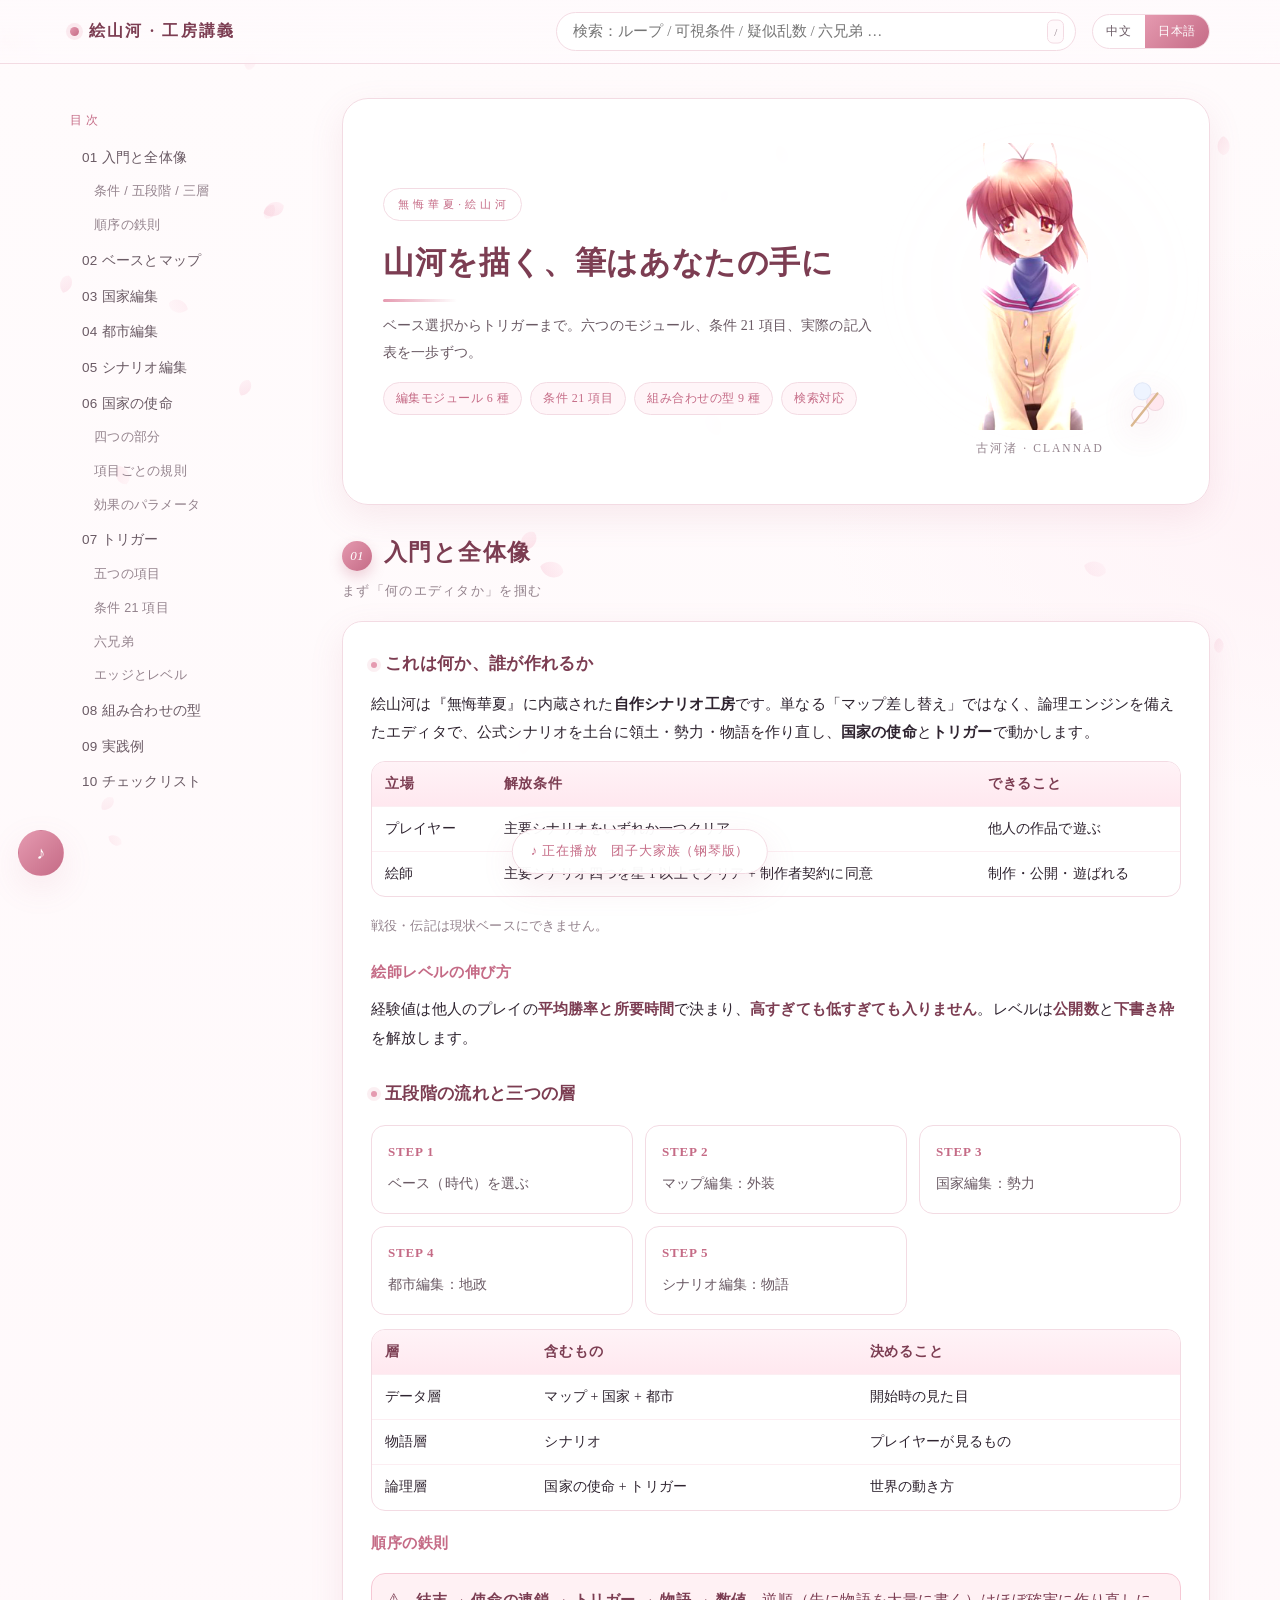
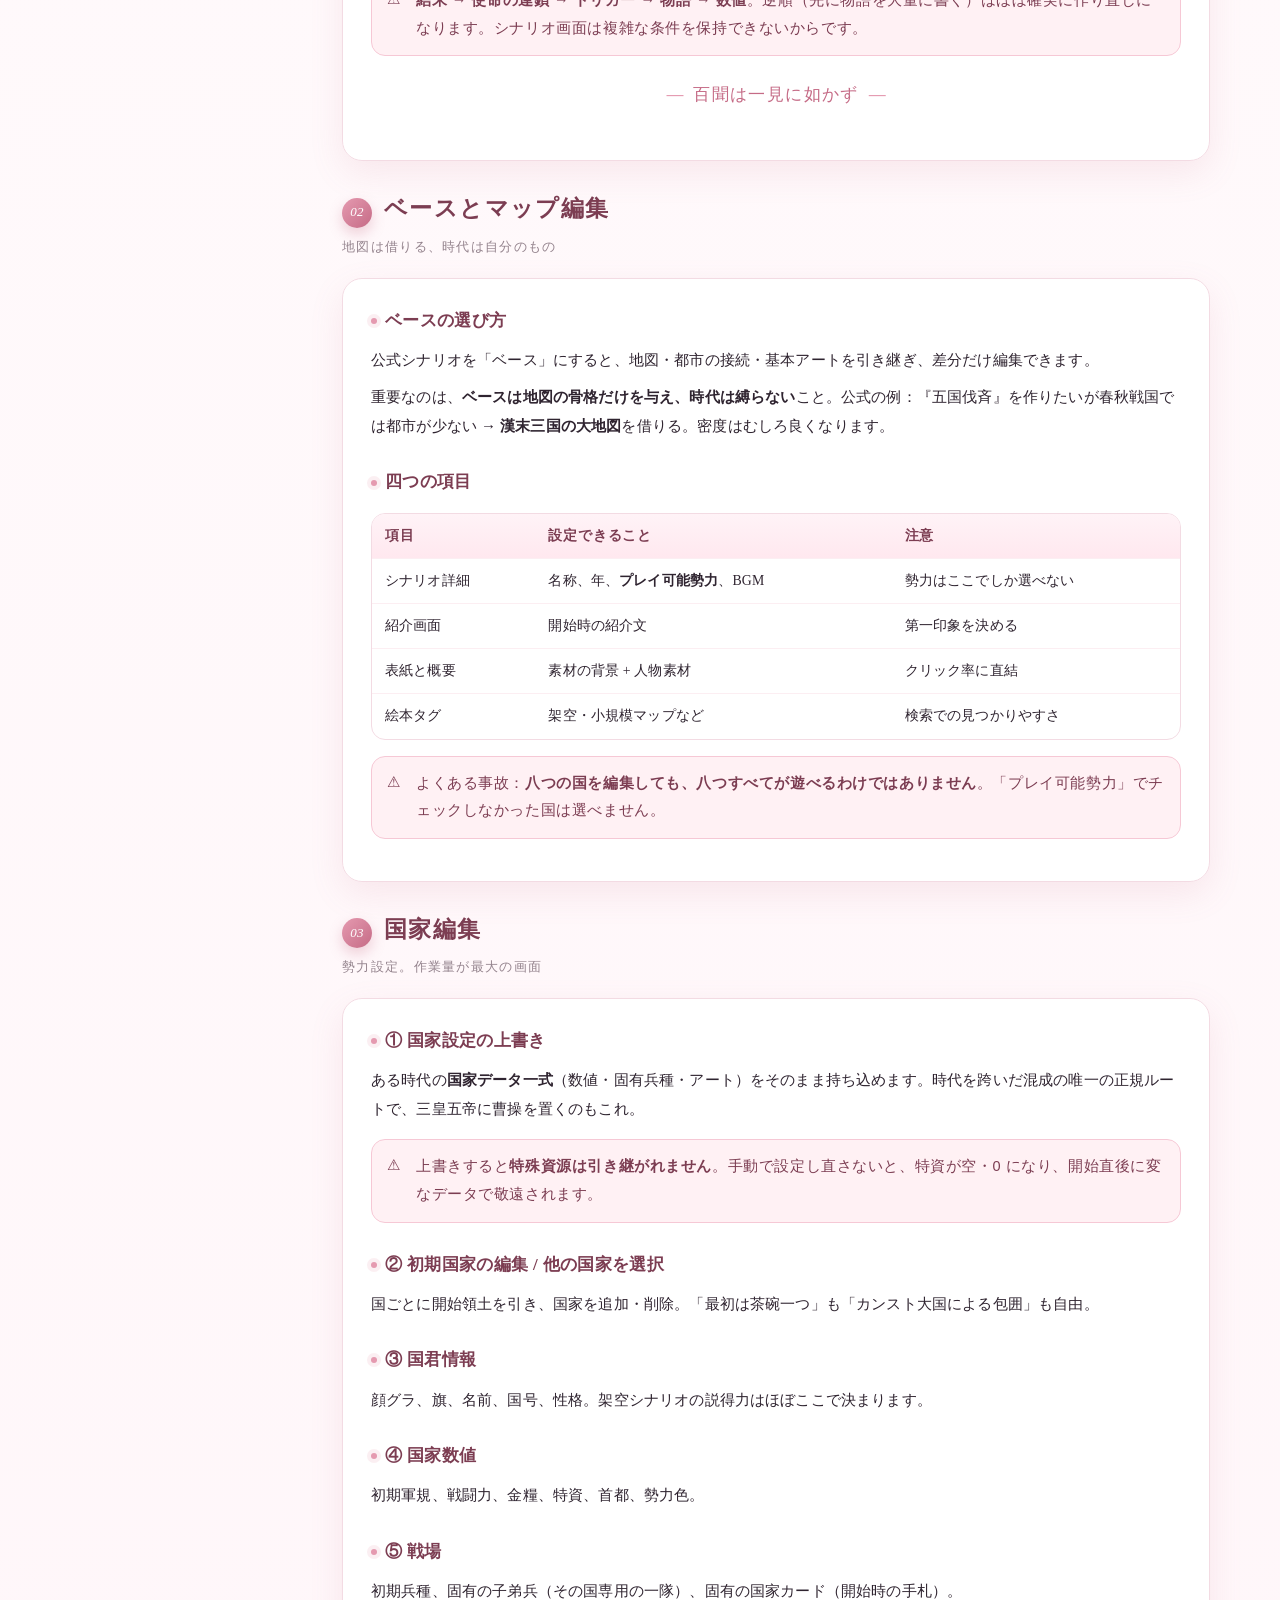
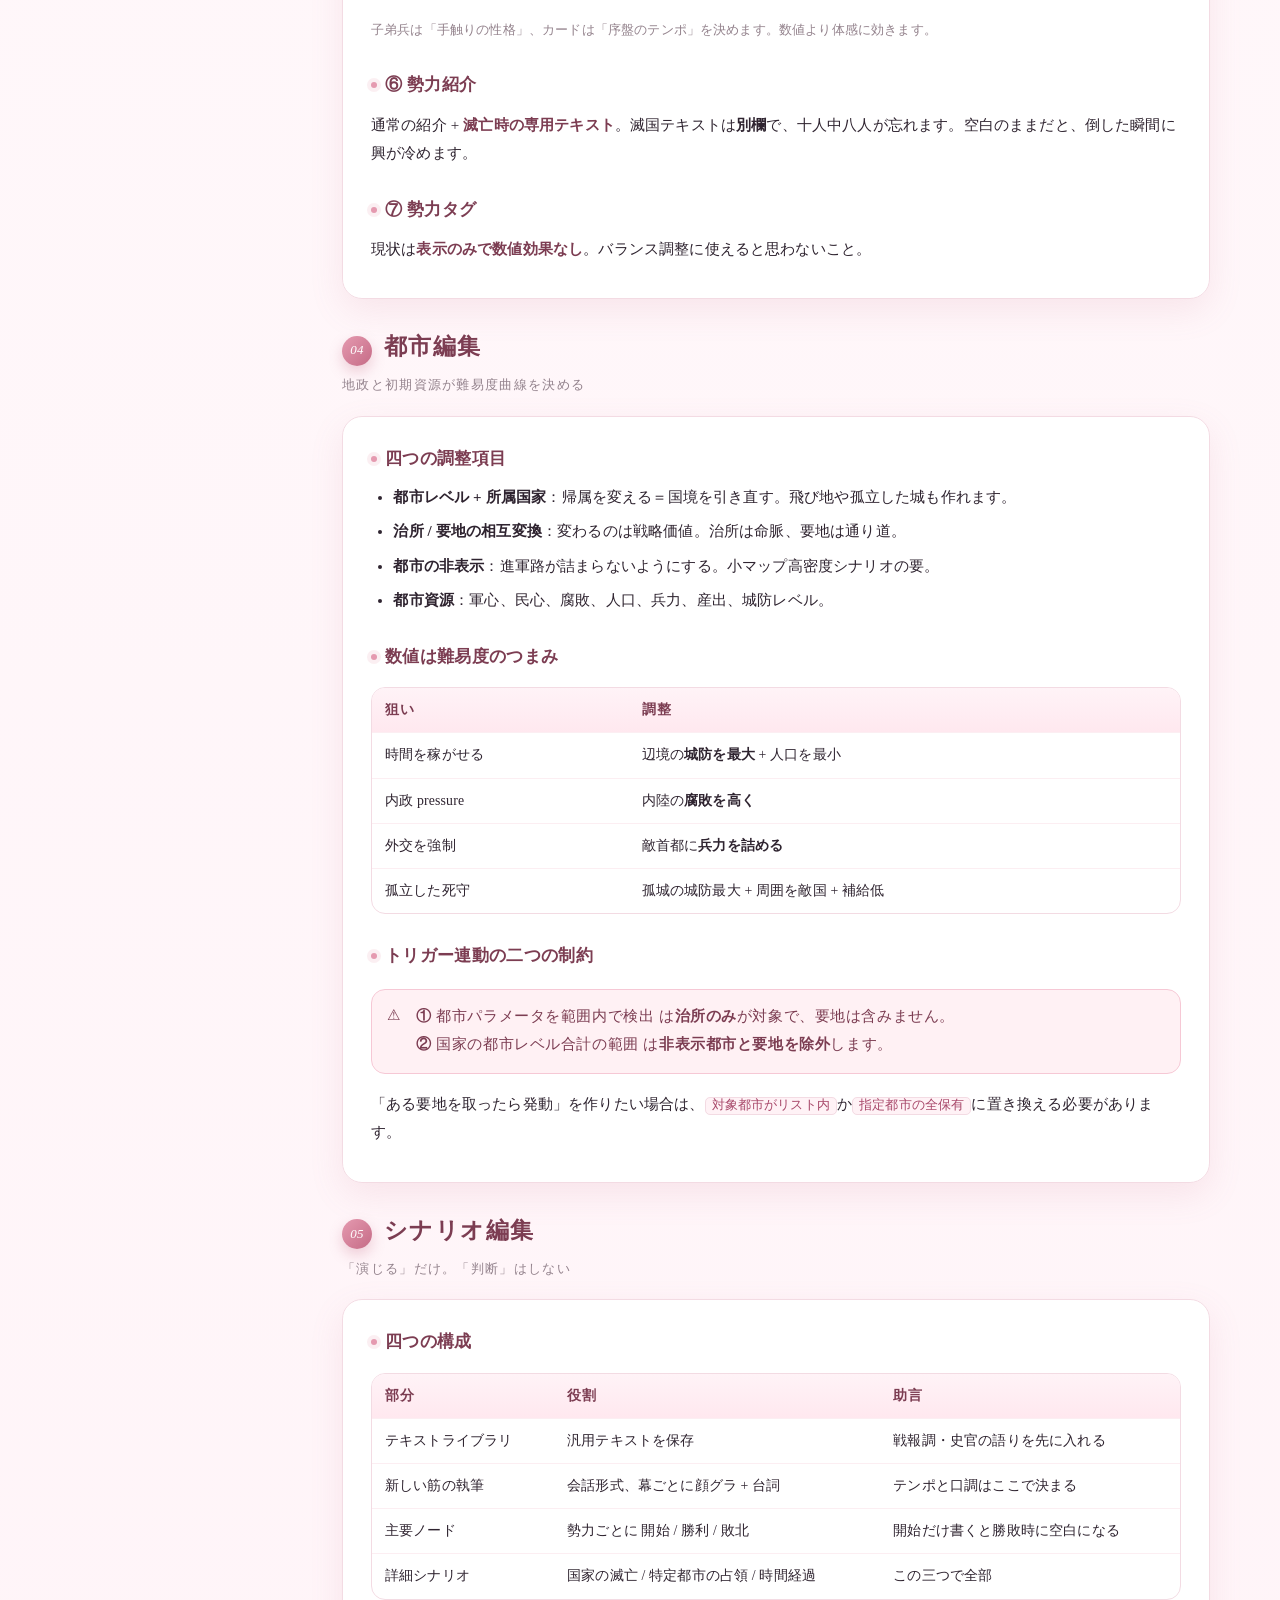
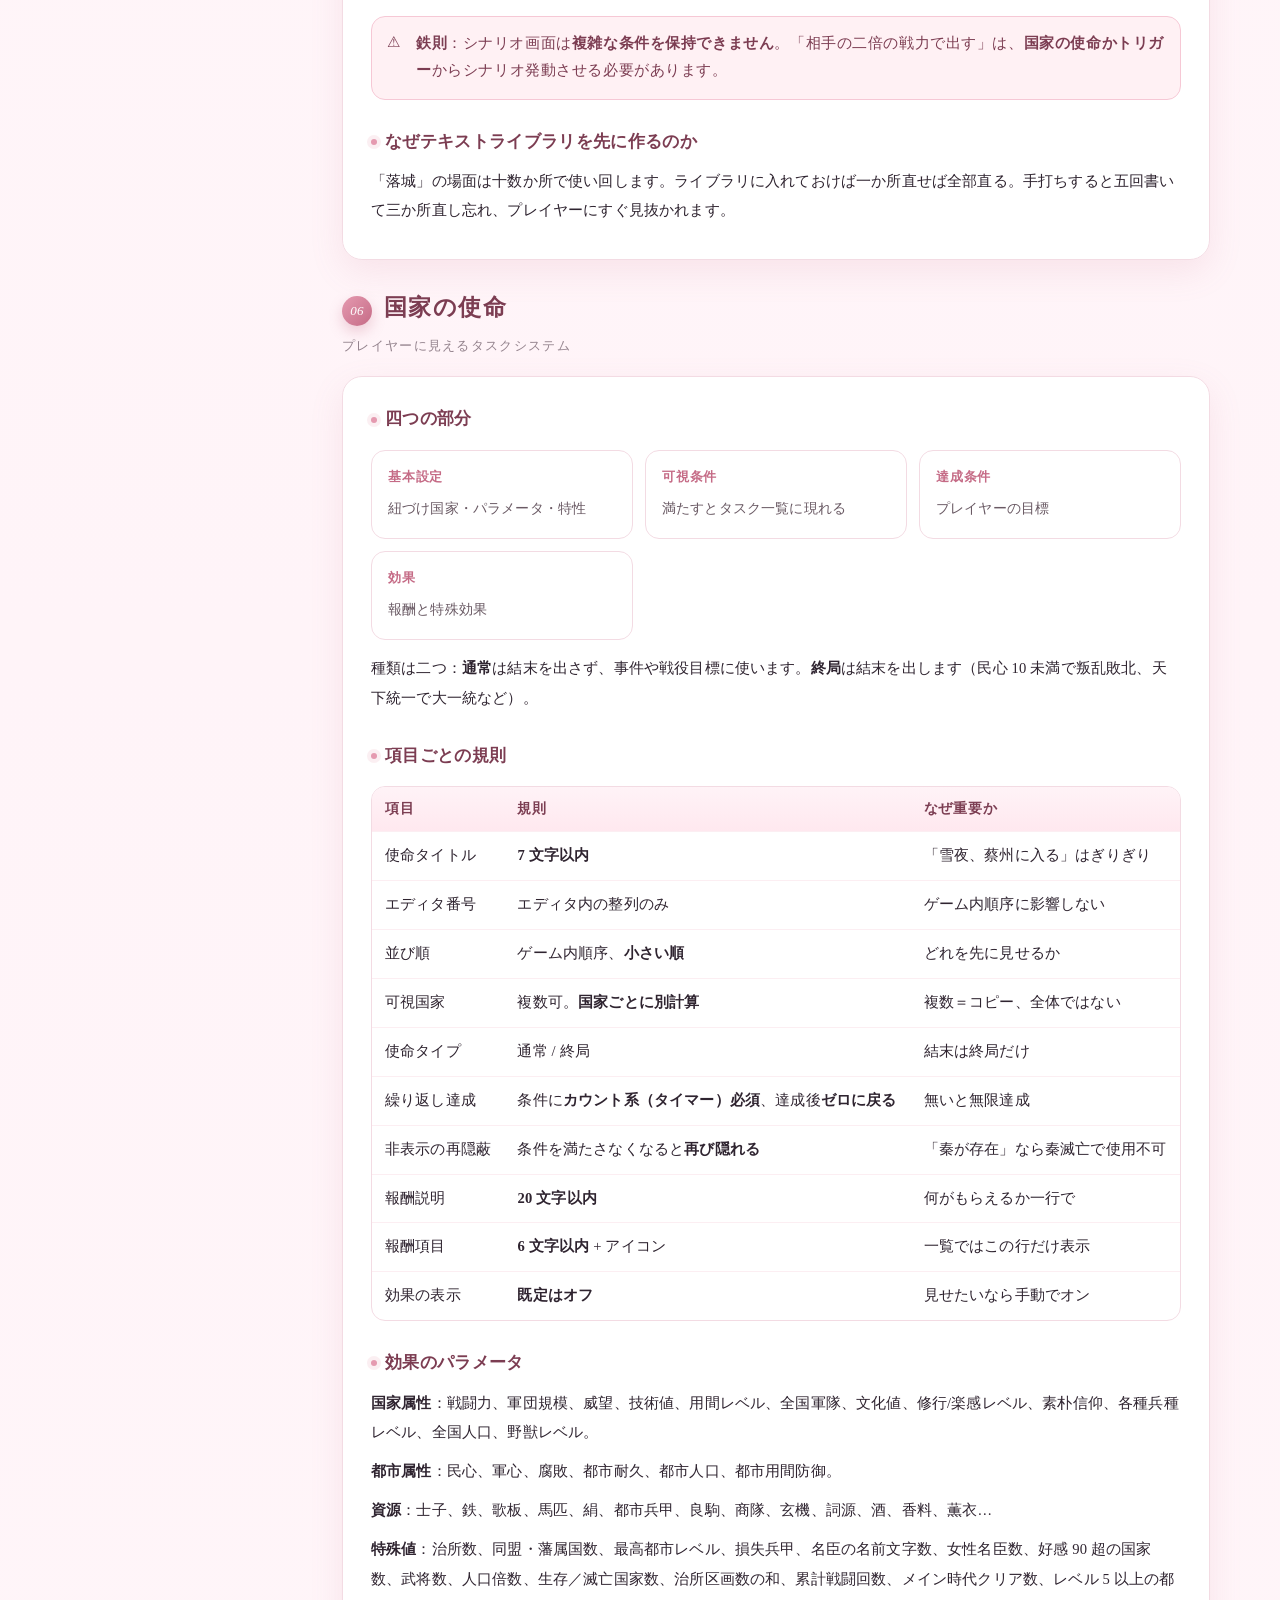
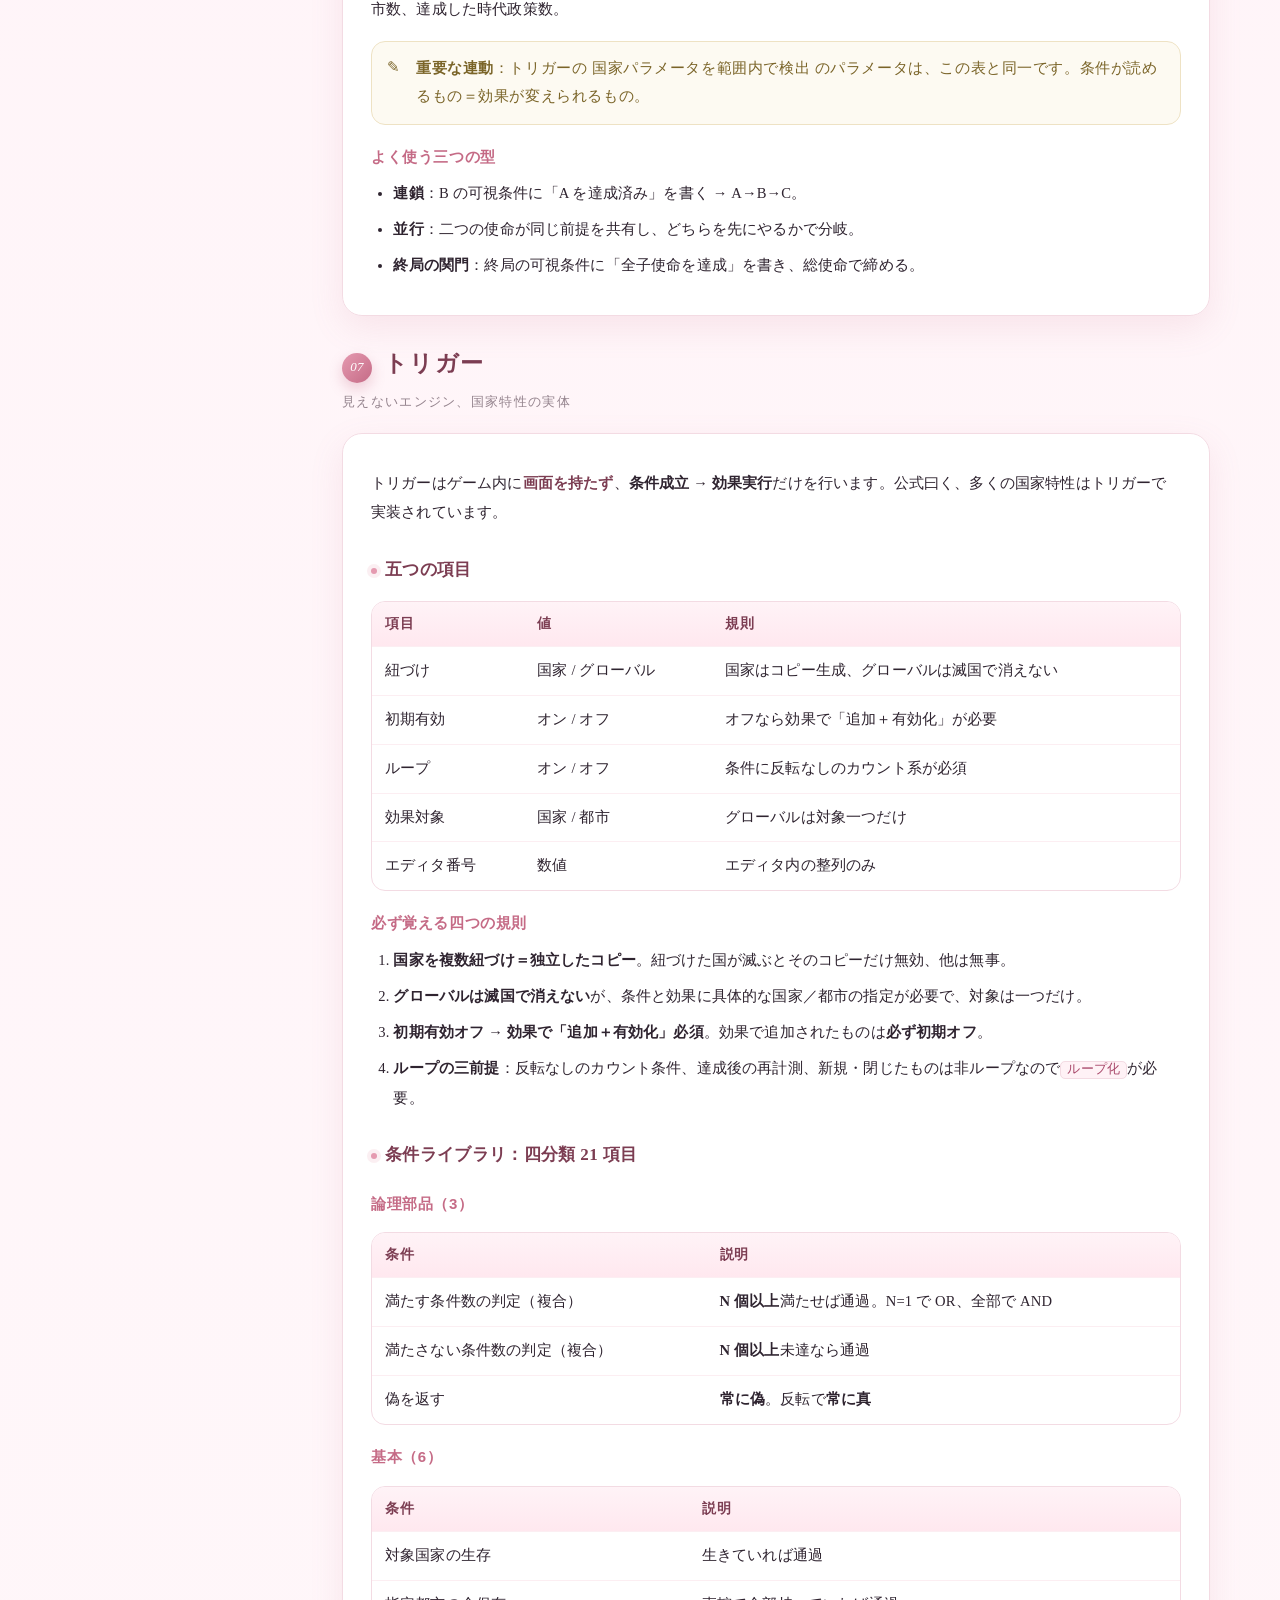
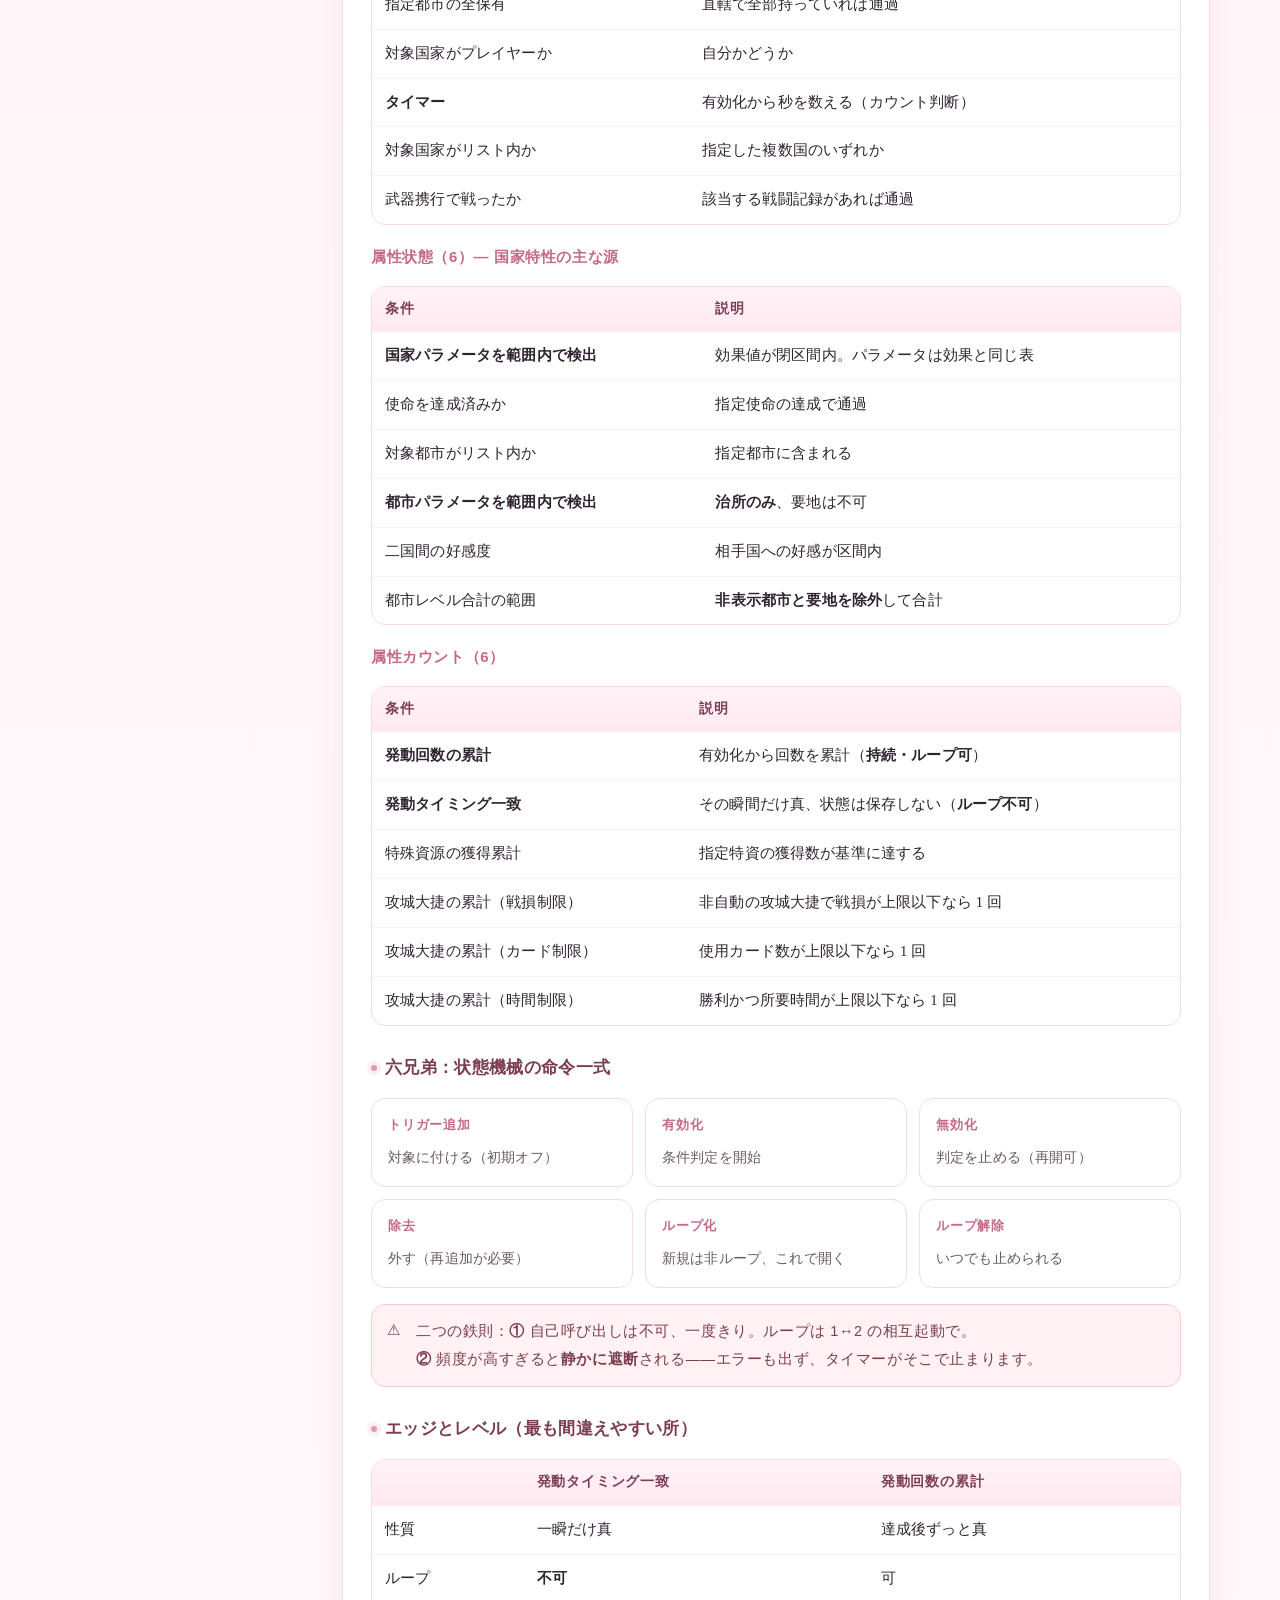
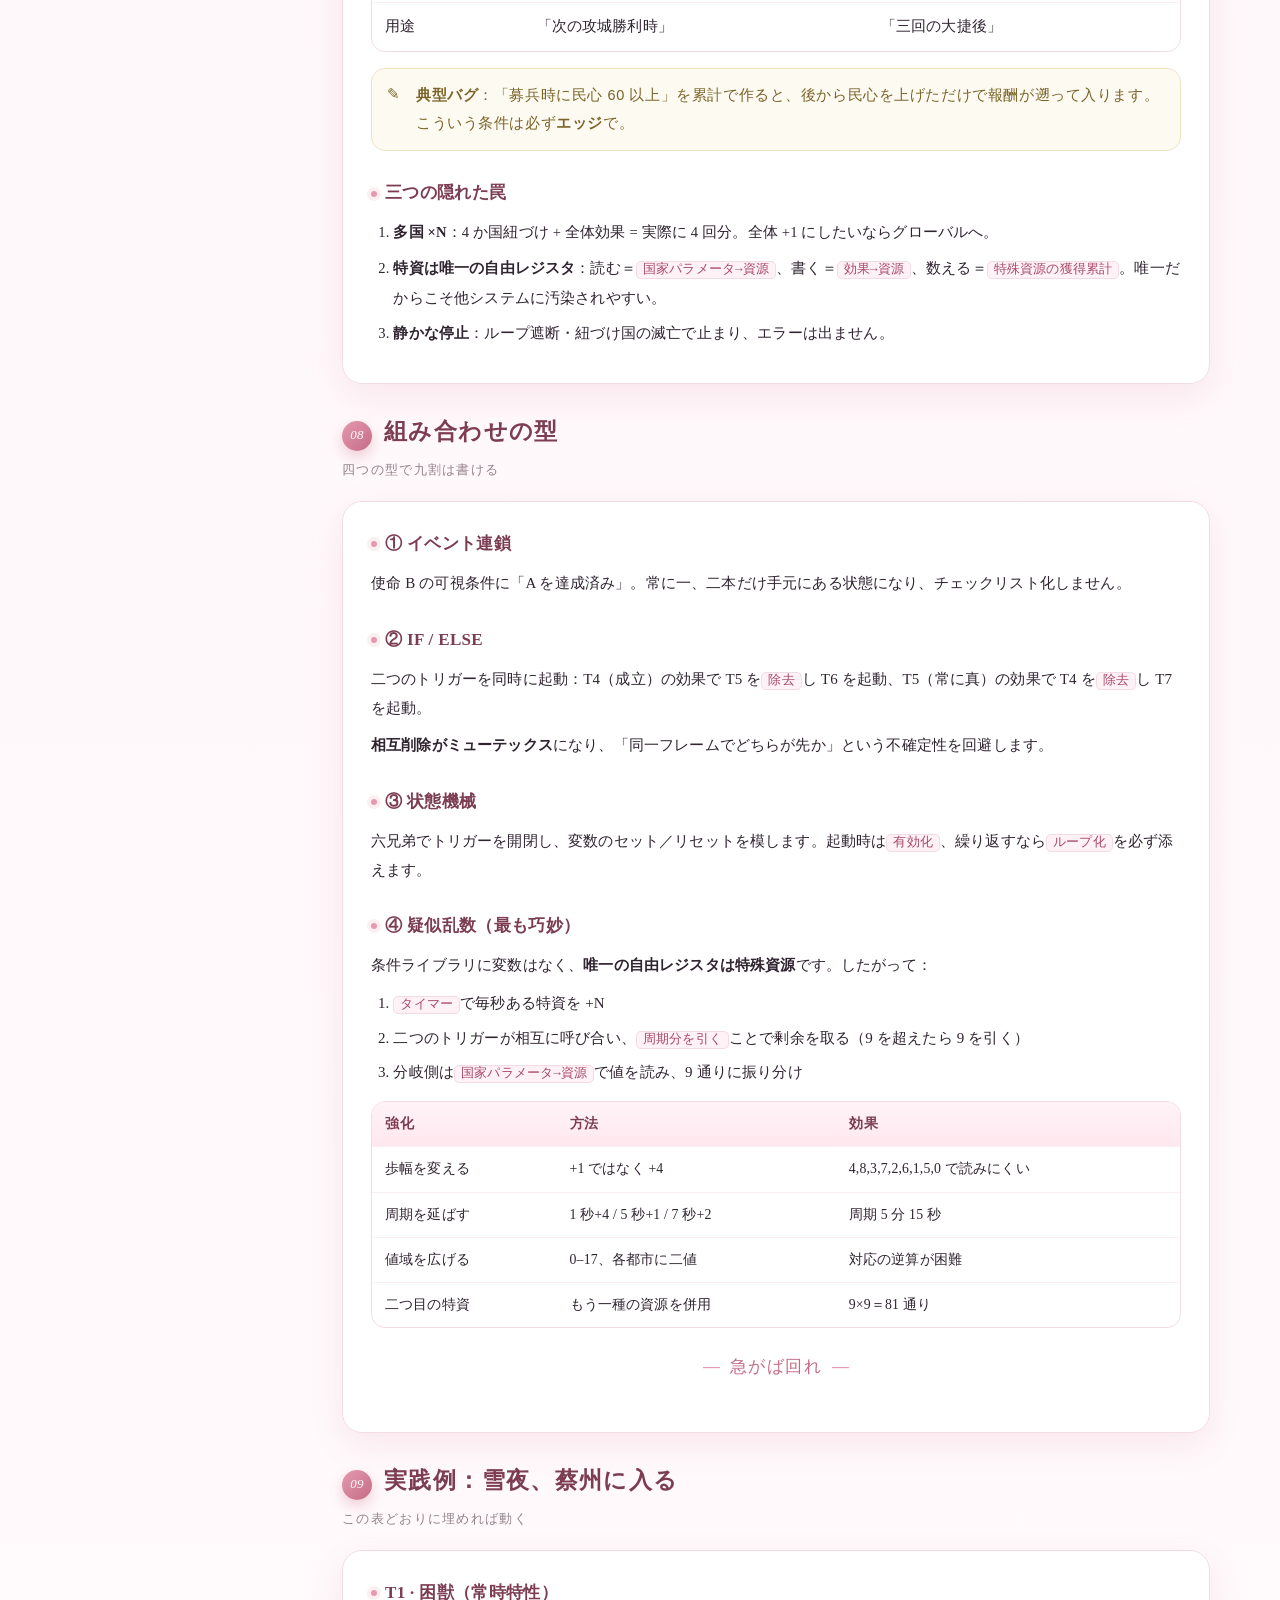
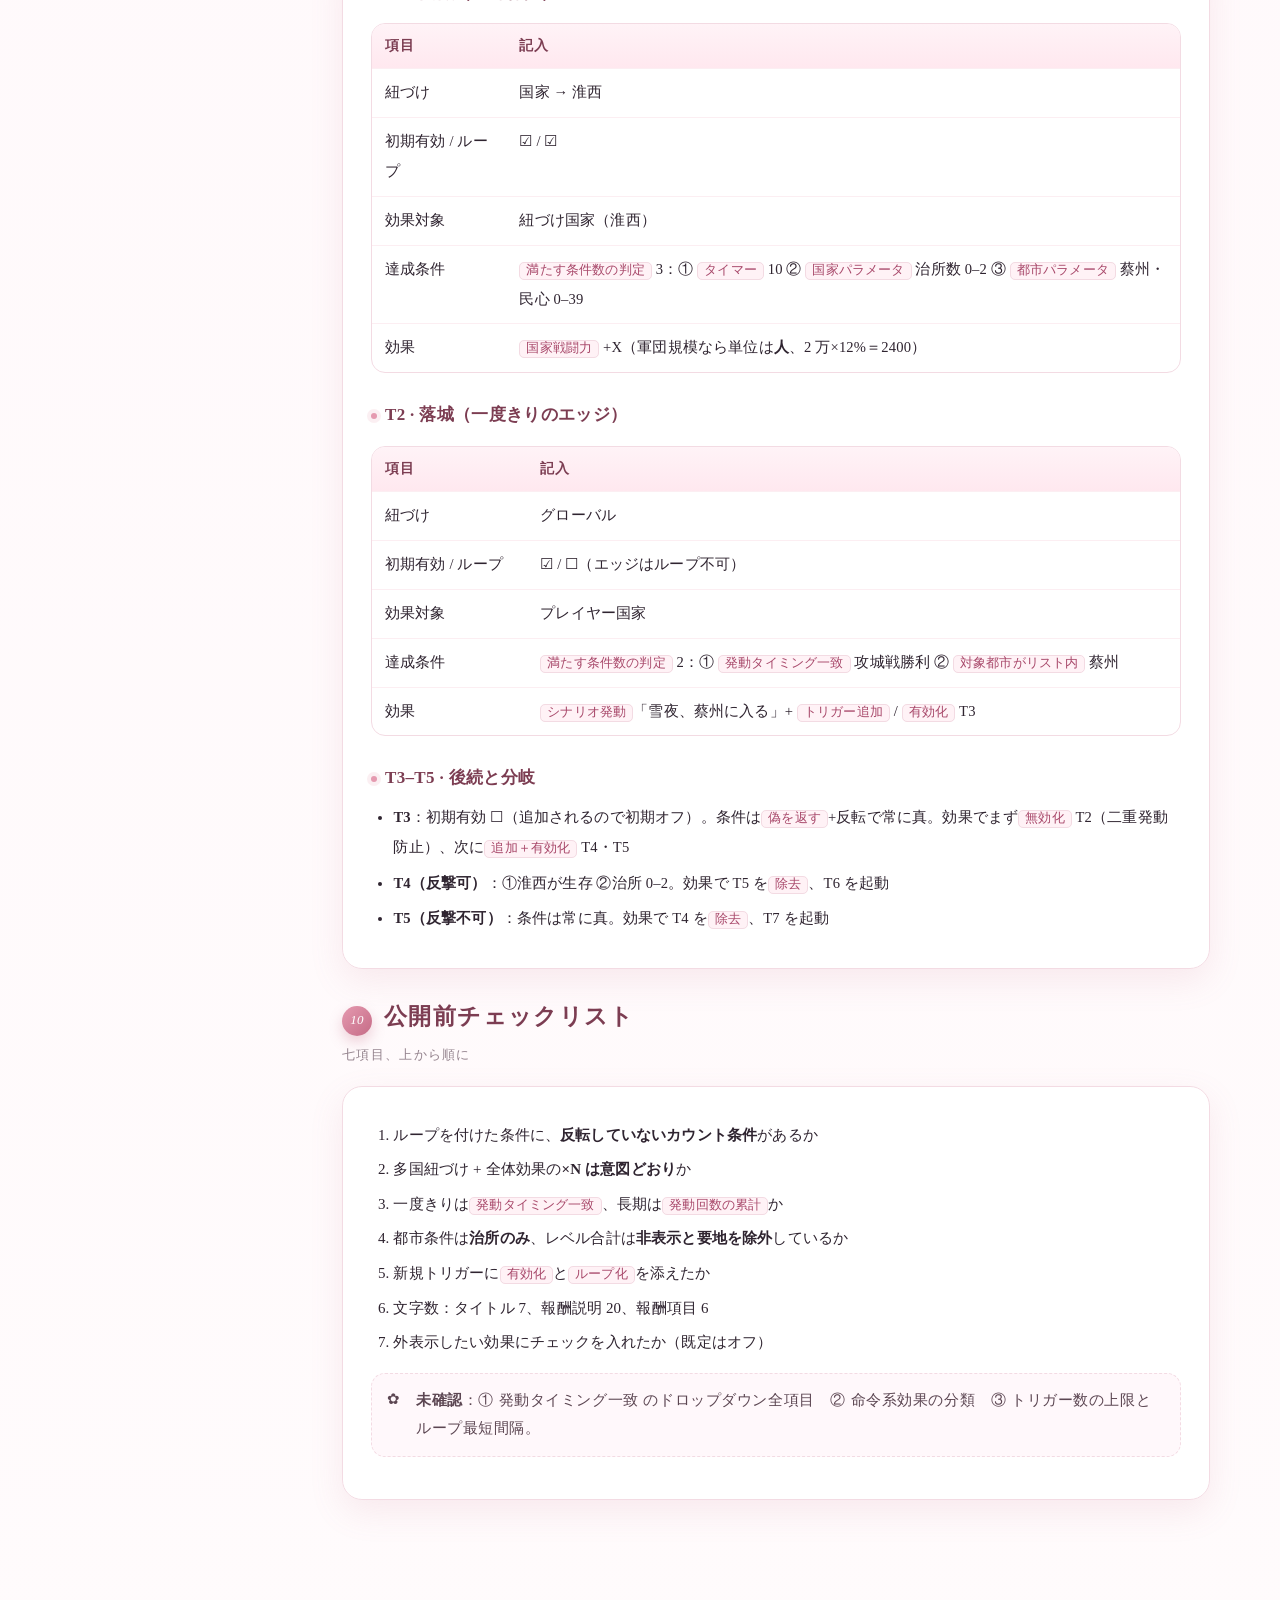
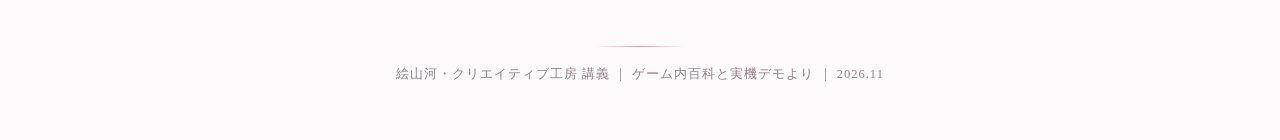
<file: ja.html>
<!DOCTYPE html>
<html lang="ja">
<head>
<meta charset="utf-8">
<meta name="viewport" content="width=device-width, initial-scale=1">
<title>絵山河クリエイティブ工房 · 完全講義 | 無悔華夏</title>
<style>
:root{
  --ink:#2f2430; --ink2:#6a5a64; --ink3:#94838d;
  --pink:#e59ab0; --pink-d:#c56b86; --pink-l:#fce8ee; --pink-xl:#fff5f8;
  --gold:#b8954a; --line:#f3dbe3; --card:rgba(255,255,255,.94);
  --deep:#7c3d52; --shadow:0 12px 34px rgba(197,107,134,.12);
  --serif-zh:"Songti SC","Noto Serif SC","Source Han Serif SC",serif;
  --sans-zh:"PingFang SC","Noto Sans SC","Source Han Sans SC",system-ui,-apple-system,sans-serif;
  --kai-zh:"Kaiti SC","STKaiti","KaiTi",var(--serif-zh);
  --serif-ja:"Hiragino Mincho ProN","Yu Mincho","Noto Serif JP",serif;
  --sans-ja:"Hiragino Sans","Yu Gothic","Noto Sans JP",system-ui,sans-serif;
  --maru-ja:"Hiragino Maru Gothic ProN","Yu Gothic",sans-serif;
}
*{box-sizing:border-box}
html{scroll-behavior:smooth; scroll-padding-top:80px}
body{
  margin:0; color:var(--ink); font-family:var(--sans-zh); line-height:1.9;
  background:
    radial-gradient(1100px 520px at 8% -8%, #ffeef4 0%, transparent 62%),
    radial-gradient(900px 480px at 105% 4%, #fff3f7 0%, transparent 58%),
    linear-gradient(180deg,#fffbfc 0%,#fff4f8 42%,#fffbfc 100%);
  -webkit-font-smoothing:antialiased; letter-spacing:.01em;
}
/* ---------- 樱花画布：背景层，绝不压字 ---------- */
#sakura{position:fixed; inset:0; z-index:0; pointer-events:none}
.wrap{position:relative; z-index:1}
/* ---------- 顶栏 ---------- */
.topbar{
  position:sticky; top:0; z-index:20; backdrop-filter:blur(14px);
  background:linear-gradient(180deg,rgba(255,250,252,.95),rgba(255,250,252,.78));
  border-bottom:1px solid var(--line);
}
.topbar .inner{max-width:1180px; margin:0 auto; padding:12px 20px; display:flex; gap:16px; align-items:center}
.brand{display:flex; align-items:center; gap:10px; font-family:var(--serif-zh); font-weight:700; color:var(--deep); letter-spacing:.14em; white-space:nowrap}
.brand .dot{width:9px;height:9px;border-radius:50%;background:linear-gradient(135deg,var(--pink),var(--pink-d));box-shadow:0 0 0 4px rgba(229,154,176,.18)}
.search{position:relative; flex:1; max-width:520px; margin-left:auto}
.search input{
  width:100%; padding:10px 40px 10px 16px; border-radius:999px; border:1px solid var(--line);
  background:#fff; font-family:var(--sans-zh); font-size:15px; color:var(--ink); outline:none;
  transition:.2s;
}
.search input:focus{border-color:var(--pink); box-shadow:0 0 0 4px rgba(229,154,176,.16)}
.search .kbd{position:absolute; right:12px; top:50%; transform:translateY(-50%); font-size:11px; color:var(--ink3); border:1px solid var(--line); border-radius:6px; padding:1px 6px; background:#fffafc}
.results{
  position:absolute; top:calc(100% + 8px); left:0; right:0; background:#fff; border:1px solid var(--line);
  border-radius:16px; box-shadow:0 18px 40px rgba(120,60,80,.18); overflow:hidden; display:none; max-height:60vh; overflow-y:auto;
}
.results.on{display:block}
.results .item{padding:11px 16px; border-bottom:1px solid #fdf0f4; cursor:pointer}
.results .item:last-child{border-bottom:none}
.results .item:hover,.results .item.sel{background:var(--pink-xl)}
.results .item .t{font-size:14px; color:var(--deep); font-weight:600; font-family:var(--serif-zh)}
.results .item .s{font-size:12.5px; color:var(--ink2); margin-top:2px; display:-webkit-box; -webkit-line-clamp:2; -webkit-box-orient:vertical; overflow:hidden}
.results .empty{padding:16px; color:var(--ink3); font-size:13.5px}
mark{background:linear-gradient(180deg,transparent 55%,#ffd7e3 55%); color:inherit; padding:0 1px}
.lang{font-size:12.5px; white-space:nowrap}
.lang a{color:var(--pink-d); text-decoration:none; border-bottom:1px dotted var(--pink)}
/* ---------- 布局 ---------- */
.layout{max-width:1180px; margin:0 auto; padding:0 20px; display:grid; grid-template-columns:236px minmax(0,1fr); gap:36px}
aside{position:sticky; top:76px; align-self:start; max-height:calc(100vh - 96px); overflow-y:auto; padding:18px 0 40px; font-size:13.5px}
aside .h{font-family:var(--serif-zh); color:var(--pink-d); letter-spacing:.28em; font-size:11.5px; margin:16px 0 8px}
aside a{display:block; color:var(--ink2); text-decoration:none; padding:5px 10px; border-radius:8px; border-left:2px solid transparent}
aside a:hover{background:#fff; color:var(--pink-d); border-left-color:var(--pink)}
aside a.sub{padding-left:22px; font-size:12.5px; color:var(--ink3)}
main{padding:34px 0 90px; min-width:0}
/* ---------- 首屏 ---------- */
.hero{position:relative; background:var(--card); border:1px solid var(--line); border-radius:26px; padding:44px 40px; box-shadow:var(--shadow); overflow:hidden; display:grid; grid-template-columns:minmax(0,1fr) 258px; gap:26px; align-items:center}
.hero .seal{display:inline-block; font-size:11px; letter-spacing:.34em; color:var(--pink-d); border:1px solid var(--line); border-radius:999px; padding:5px 14px; background:#fff}
.hero h1{font-family:var(--serif-zh); font-size:clamp(26px,4.4vw,40px); line-height:1.35; margin:18px 0 10px; color:var(--deep); letter-spacing:.04em}
.hero p{color:var(--ink2); margin:0; font-size:14.5px}
.hero .meta{display:flex; flex-wrap:wrap; gap:8px; margin-top:16px}
.hero .meta span{font-size:12px; color:var(--pink-d); background:var(--pink-xl); border:1px solid var(--line); border-radius:999px; padding:4px 12px}
.hero .art{position:relative; display:flex; flex-direction:column; align-items:center; justify-content:center}
.hero .art::before{content:""; position:absolute; inset:-8% -12% -4%; z-index:-1; border-radius:50%;
  background:radial-gradient(circle at 50% 46%, rgba(255,206,223,.55), rgba(255,240,246,.25) 55%, rgba(255,255,255,0) 72%)}
.hero .art figcaption{margin-top:8px; font-family:var(--kai-zh); font-size:11.5px; letter-spacing:.18em; color:var(--ink3)}
.hero .art .dango{position:absolute; right:-14px; bottom:26px; width:64px; height:64px; opacity:.95; animation:float 6s ease-in-out infinite}
@keyframes float{0%,100%{transform:translateY(0)}50%{transform:translateY(-7px)}}
.hero .art svg{width:100%; height:auto; filter:drop-shadow(0 10px 18px rgba(197,107,134,.18))}
/* ---------- 章节 ---------- */
section{margin:26px 0}
.sec-head{display:flex; align-items:baseline; gap:12px; margin:0 0 4px}
.sec-head .n{font-family:Georgia,serif; font-size:13px; color:#fff; background:linear-gradient(135deg,var(--pink),var(--pink-d)); width:30px; height:30px; border-radius:50%; display:inline-flex; align-items:center; justify-content:center; flex:none; box-shadow:0 6px 14px rgba(197,107,134,.3)}
.sec-head h2{font-family:var(--serif-zh); font-size:23px; color:var(--deep); margin:0; letter-spacing:.06em}
.kicker{color:var(--ink3); font-size:13px; letter-spacing:.1em; margin:0 0 18px}
.card{background:var(--card); border:1px solid var(--line); border-radius:20px; padding:26px 28px; box-shadow:var(--shadow)}
h3{font-family:var(--serif-zh); font-size:17px; color:var(--deep); margin:26px 0 8px; letter-spacing:.05em; display:flex; align-items:center; gap:8px}
h3:first-child{margin-top:0}
h3::before{content:""; width:6px; height:6px; border-radius:50%; background:var(--pink); box-shadow:0 0 0 4px rgba(229,154,176,.16); flex:none}
h4{font-family:var(--sans-zh); font-size:15px; color:var(--pink-d); margin:18px 0 6px; font-weight:700; letter-spacing:.03em}
p{margin:9px 0; font-size:15px}
ul,ol{padding-left:1.4em; margin:8px 0}
li{margin:6px 0; font-size:15px}
strong{color:var(--deep)}
em{font-family:var(--kai-zh); font-style:normal; color:var(--pink-d); padding:0 2px}
small{color:var(--ink3)}
/* ---------- 引用 / 提示 ---------- */
.poem{font-family:var(--kai-zh); color:var(--pink-d); font-size:17px; text-align:center; letter-spacing:.16em; margin:22px 0; line-height:2}
.poem::before,.poem::after{content:"—"; color:var(--pink); margin:0 10px; letter-spacing:0}
.note,.warn,.tip{border-radius:14px; padding:13px 16px 13px 44px; margin:16px 0; position:relative; font-size:14.5px}
.note{background:#fff8fb; border:1px dashed var(--line); color:#5c4652}
.warn{background:#fff1f4; border:1px solid #f6c8d5; color:var(--deep)}
.tip{background:#fdfaf2; border:1px solid #eee2c4; color:#7a6428}
.note::before,.warn::before,.tip::before{position:absolute; left:15px; top:11px; font-size:15px}
.note::before{content:"✿"}
.warn::before{content:"⚠"}
.tip::before{content:"✎"}
/* ---------- 表格 ---------- */
.tablewrap{overflow-x:auto; margin:14px 0; border:1px solid var(--line); border-radius:14px; background:#fff}
table{border-collapse:collapse; width:100%; font-size:13.8px}
th,td{padding:9px 13px; text-align:left; border-bottom:1px solid #fceef2; vertical-align:top}
th{background:linear-gradient(180deg,#fff3f7,#ffe8ef); color:var(--deep); font-weight:700; white-space:nowrap; font-family:var(--serif-zh); letter-spacing:.04em}
tr:last-child td{border-bottom:none}
td code, p code, li code{background:#fff2f6; border:1px solid var(--line); border-radius:5px; padding:1px 6px; font-family:"SFMono-Regular",Consolas,monospace; font-size:12.5px; color:#a8486a; white-space:nowrap}
/* ---------- 卡片组 ---------- */
.grid{display:grid; grid-template-columns:repeat(auto-fit,minmax(210px,1fr)); gap:12px; margin:14px 0}
.mini{background:#fff; border:1px solid var(--line); border-radius:14px; padding:14px 16px}
.mini b{display:block; font-family:var(--serif-zh); color:var(--pink-d); font-size:13px; letter-spacing:.14em; margin-bottom:4px}
.mini span{font-size:13.5px; color:var(--ink2)}
/* ---------- 回到顶部 ---------- */
.totop{position:fixed; right:18px; bottom:24px; z-index:30; width:44px; height:44px; border-radius:50%; border:1px solid var(--line); background:#fff; color:var(--pink-d); font-size:18px; box-shadow:var(--shadow); cursor:pointer; opacity:0; pointer-events:none; transition:.25s}
.totop.on{opacity:1; pointer-events:auto}
/* ---------- 页脚 ---------- */
footer{max-width:1180px; margin:0 auto; padding:30px 20px 60px; text-align:center; color:var(--ink3); font-size:12.5px; letter-spacing:.08em}
footer .hr{width:90px; height:1px; background:linear-gradient(90deg,transparent,var(--pink),transparent); margin:0 auto 16px}
/* ---------- 日语版字形 ---------- */
body.ja{font-family:var(--sans-ja)}
body.ja .brand,body.ja h2,body.ja h3,body.ja .min b,body.ja th{font-family:var(--serif-ja)}
body.ja h4{font-family:var(--maru-ja)}
body.ja em,body.ja .poem{font-family:var(--maru-ja); letter-spacing:.08em}
@media (max-width:980px){
  .layout{grid-template-columns:1fr; gap:0}
  aside{display:none}
  .hero{grid-template-columns:1fr; padding:30px 24px}
  .hero .art{order:-1; max-width:190px; margin:0 auto}
  .card{padding:22px 18px; border-radius:18px}
  .search{max-width:none}
  .brand span.full{display:none}
}

/* ---------- 音乐开关 ---------- */
.music{position:fixed; left:18px; bottom:24px; z-index:30; width:46px; height:46px; border-radius:50%;
  border:1px solid var(--line); background:#fff; color:var(--pink-d); font-size:18px; cursor:pointer;
  box-shadow:var(--shadow); transition:.25s; display:flex; align-items:center; justify-content:center}
.music:hover{transform:translateY(-2px)}
.music.on{background:linear-gradient(135deg,var(--pink),var(--pink-d)); color:#fff; border-color:transparent;
  animation:breath 3.6s ease-in-out infinite}
@keyframes breath{0%,100%{box-shadow:0 0 0 0 rgba(229,154,176,.45)}50%{box-shadow:0 0 0 12px rgba(229,154,176,0)}}
@media (max-width:980px){.music{left:14px; bottom:18px; width:44px; height:44px}}

/* 日语版标题略小，避免折行难看 */
body.ja .hero h1{font-size:clamp(21px,3.15vw,31px); line-height:1.55; letter-spacing:.02em}
body.ja .hero p{font-size:14px; line-height:1.95}

/* 插画：白底用 multiply 融入背景 */
.hero .art img{width:100%; height:auto; display:block; mix-blend-mode:multiply;
  filter:saturate(1.14) contrast(1.12) brightness(1.02); border-radius:14px}

/* 首屏标题的樱色下划线 */
.hero h1::after{content:""; display:block; width:74px; height:3px; margin-top:12px; border-radius:3px;
  background:linear-gradient(90deg,var(--pink),rgba(229,154,176,0))}

/* ================= 字体分层（每种角色不同字族） ================= */
body{--f-title:var(--serif-zh);--f-body:var(--sans-zh);--f-accent:var(--kai-zh);--f-latin:Georgia,"Times New Roman",serif}
body.ja{--f-title:var(--serif-ja);--f-body:var(--sans-ja);--f-accent:var(--maru-ja);--f-latin:"Times New Roman",Georgia,serif}

/* 正文：拉丁/数字走 Georgia，汉字走无衬线 */
body,p,li,td,.hero p,.kicker,.search input,input{font-family:var(--f-latin),var(--f-body)}

/* 标题层：宋体/明朝体，宽字距 */
.hero h1,.sec-head h2,h3.serif,.results .item .t,.mini b,table th,.hero .seal{
  font-family:var(--f-title); letter-spacing:.06em}
.hero h1{letter-spacing:.05em}

/* 小标题：黑体，靠字重区分 */
h3{font-family:var(--f-latin),var(--f-body); font-weight:800; letter-spacing:.02em}

/* 引文/提示/图注/目录：楷体（日文为丸ゴ） */
h4,.note,.warn,.tip,.poem,figcaption,aside a,aside .h,.badge,.hero .meta span{
  font-family:var(--f-accent); letter-spacing:.04em}
aside a{letter-spacing:.02em}

/* 章节序号、数字、页脚：衬线数字 */
.sec-head .n,footer,.kbd,.hero .meta span{font-family:Georgia,"Times New Roman",serif}
.sec-head .n{font-style:italic}

/* 使命 / 触发器 / 案例三章：正文改用宋体，长文阅读更沉 */
.card.alt p,.card.alt li,.card.alt td{font-family:var(--f-title); line-height:2.05; font-size:14.6px}
.card.alt h3{font-family:var(--f-latin),var(--f-body)}

/* 表格数值列：等宽感 */
td code,p code,li code{font-family:"SFMono-Regular",Consolas,monospace}

/* 曲目提示 */
.nowplaying{position:fixed; left:50%; bottom:26px; transform:translate(-50%,14px); z-index:35;
  background:rgba(255,255,255,.96); border:1px solid var(--line); border-radius:999px;
  padding:9px 18px; font-size:13px; color:var(--pink-d); box-shadow:var(--shadow);
  font-family:var(--f-accent); letter-spacing:.06em; opacity:0; pointer-events:none; transition:.45s}
.nowplaying.show{opacity:1; transform:translate(-50%,0)}
.nowplaying .wave{font-family:Georgia,serif; font-style:italic}
@media (max-width:980px){.nowplaying{bottom:74px; font-size:12px; padding:8px 14px}}

/* 语言切换胶囊 */
.lang{display:inline-flex; align-items:center; border:1px solid var(--line); border-radius:999px;
  background:#fff; overflow:hidden; flex:none}
.lang a{padding:5px 13px; font-size:12px; color:var(--ink2); text-decoration:none; letter-spacing:.06em;
  border-bottom:none; transition:.2s; white-space:nowrap}
.lang a.active{background:linear-gradient(135deg,var(--pink),var(--pink-d)); color:#fff}
.lang a:not(.active):hover{background:var(--pink-xl); color:var(--pink-d)}

/* ---------- 手机端目录抽屉 ---------- */
.tocbtn{display:none; position:fixed; right:18px; bottom:76px; z-index:31; align-items:center; gap:7px;
  padding:9px 15px; border-radius:999px; border:1px solid var(--line); background:#fff; color:var(--pink-d);
  font-size:13px; font-family:var(--f-accent); letter-spacing:.08em; box-shadow:var(--shadow); cursor:pointer}
.tocbtn .bars{display:inline-block; width:14px; height:2px; background:currentColor; position:relative}
.tocbtn .bars::before,.tocbtn .bars::after{content:""; position:absolute; left:0; width:14px; height:2px; background:currentColor}
.tocbtn .bars::before{top:-5px}.tocbtn .bars::after{top:5px}
.tocmask{position:fixed; inset:0; z-index:40; background:rgba(72,38,52,.28); backdrop-filter:blur(3px);
  opacity:0; pointer-events:none; transition:.28s}
.tocmask.open{opacity:1; pointer-events:auto}
.tocpanel{position:absolute; left:0; top:0; bottom:0; width:80%; max-width:330px; background:#fff;
  transform:translateX(-102%); transition:transform .3s cubic-bezier(.4,0,.2,1); overflow-y:auto;
  padding:26px 8px 40px; box-shadow:8px 0 30px rgba(120,60,80,.18)}
.tocmask.open .tocpanel{transform:none}
.tocpanel .h{font-family:var(--f-title); color:var(--pink-d); letter-spacing:.3em; font-size:12px; margin:0 0 14px 18px}
.tocpanel a{display:block; padding:9px 18px; color:var(--ink2); text-decoration:none; font-size:14.5px;
  font-family:var(--f-title); border-left:2px solid transparent}
.tocpanel a.sub{padding-left:34px; font-size:13.5px; color:var(--ink3)}
.tocpanel a:active,.tocpanel a:hover{background:var(--pink-xl); color:var(--pink-d); border-left-color:var(--pink)}
.tocpanel .close{position:absolute; right:12px; top:14px; width:32px; height:32px; border-radius:50%;
  border:1px solid var(--line); background:#fff; color:var(--pink-d); font-size:16px; cursor:pointer}
@media (max-width:980px){.tocbtn{display:inline-flex}}

</style>
</head>
<body class="ja">
<canvas id="sakura" aria-hidden="true"></canvas>

<div class="topbar"><div class="inner">
  <div class="brand"><span class="dot"></span><span class="full">絵山河 · 工房講義</span></div>
  <div class="search">
    <input id="q" type="search" placeholder="検索：ループ / 可視条件 / 疑似乱数 / 六兄弟 …" autocomplete="off" aria-label="サイト内検索">
    <span class="kbd">/</span>
    <div class="results" id="res"></div>
  </div>
  <div class="lang"><a href="index.html" class="">中文</a><a href="ja.html" class="active">日本語</a></div>
</div></div>

<div class="wrap"><div class="layout">

<aside>
  <div class="h">目 次</div>
  <a href="#s1">01 入門と全体像</a>
  <a class="sub" href="#s1-a">条件 / 五段階 / 三層</a>
  <a class="sub" href="#s1-b">順序の鉄則</a>
  <a href="#s2">02 ベースとマップ</a>
  <a href="#s3">03 国家編集</a>
  <a href="#s4">04 都市編集</a>
  <a href="#s5">05 シナリオ編集</a>
  <a href="#s6">06 国家の使命</a>
  <a class="sub" href="#s6-a">四つの部分</a>
  <a class="sub" href="#s6-b">項目ごとの規則</a>
  <a class="sub" href="#s6-c">効果のパラメータ</a>
  <a href="#s7">07 トリガー</a>
  <a class="sub" href="#s7-a">五つの項目</a>
  <a class="sub" href="#s7-b">条件 21 項目</a>
  <a class="sub" href="#s7-c">六兄弟</a>
  <a class="sub" href="#s7-d">エッジとレベル</a>
  <a href="#s8">08 組み合わせの型</a>
  <a href="#s9">09 実践例</a>
  <a href="#s10">10 チェックリスト</a>
</aside>

<main>

<div class="hero">
  <div>
    <span class="seal">無 悔 華 夏 · 絵 山 河</span>
    <h1>山河を描く、筆はあなたの手に</h1>
    <p>ベース選択からトリガーまで。六つのモジュール、条件 21 項目、実際の記入表を一歩ずつ。</p>
    <div class="meta">
      <span>編集モジュール 6 種</span><span>条件 21 項目</span><span>組み合わせの型 9 種</span><span>検索対応</span>
    </div>
  </div>
  <div class="art" aria-hidden="true">
    <img loading="eager" src="[data-uri]" alt="绘山河讲义插画" width="680" height="757">
    <svg class="dango" viewBox="0 0 60 60" aria-hidden="true"><g><circle cx="20" cy="42" r="8" fill="#fff8fb" stroke="#f0d7df"/><circle cx="34" cy="30" r="8" fill="#ffe6ee" stroke="#f0d7df"/><circle cx="22" cy="20" r="8" fill="#eef4ff" stroke="#dfe6f6"/><path d="M12 52l24-30" stroke="#d8b48a" stroke-width="2.2" stroke-linecap="round"/></g></svg>
    <figcaption>古河渚 · CLANNAD</figcaption>

  </div>
</div>

<section id="s1" data-t="入門と全体像">
<div class="sec-head"><span class="n">01</span><h2>入門と全体像</h2></div>
<p class="kicker">まず「何のエディタか」を掴む</p>
<div class="card">
<h3 id="s1-a">これは何か、誰が作れるか</h3>
<p>絵山河は『無悔華夏』に内蔵された<b>自作シナリオ工房</b>です。単なる「マップ差し替え」ではなく、論理エンジンを備えたエディタで、公式シナリオを土台に領土・勢力・物語を作り直し、<b>国家の使命</b>と<b>トリガー</b>で動かします。</p>
<div class="tablewrap"><table>
<tr><th>立場</th><th>解放条件</th><th>できること</th></tr>
<tr><td>プレイヤー</td><td>主要シナリオをいずれか一つクリア</td><td>他人の作品で遊ぶ</td></tr>
<tr><td>絵師</td><td>主要シナリオ四つを星 1 以上でクリア + 制作者契約に同意</td><td>制作・公開・遊ばれる</td></tr>
</table></div>
<p><small>戦役・伝記は現状ベースにできません。</small></p>

<h4>絵師レベルの伸び方</h4>
<p>経験値は他人のプレイの<strong>平均勝率と所要時間</strong>で決まり、<strong>高すぎても低すぎても入りません</strong>。レベルは<strong>公開数</strong>と<strong>下書き枠</strong>を解放します。</p>

<h3 id="s1-b">五段階の流れと三つの層</h3>
<div class="grid">
  <div class="mini"><b>STEP 1</b><span>ベース（時代）を選ぶ</span></div>
  <div class="mini"><b>STEP 2</b><span>マップ編集：外装</span></div>
  <div class="mini"><b>STEP 3</b><span>国家編集：勢力</span></div>
  <div class="mini"><b>STEP 4</b><span>都市編集：地政</span></div>
  <div class="mini"><b>STEP 5</b><span>シナリオ編集：物語</span></div>
</div>
<div class="tablewrap"><table>
<tr><th>層</th><th>含むもの</th><th>決めること</th></tr>
<tr><td>データ層</td><td>マップ + 国家 + 都市</td><td>開始時の見た目</td></tr>
<tr><td>物語層</td><td>シナリオ</td><td>プレイヤーが見るもの</td></tr>
<tr><td>論理層</td><td>国家の使命 + トリガー</td><td>世界の動き方</td></tr>
</table></div>

<h4>順序の鉄則</h4>
<div class="warn"><b>結末 → 使命の連鎖 → トリガー → 物語 → 数値</b>。逆順（先に物語を大量に書く）はほぼ確実に作り直しになります。シナリオ画面は複雑な条件を保持できないからです。</div>
<p class="poem">百聞は一見に如かず</p>
</div>
</section>

<section id="s2" data-t="ベースとマップ">
<div class="sec-head"><span class="n">02</span><h2>ベースとマップ編集</h2></div>
<p class="kicker">地図は借りる、時代は自分のもの</p>
<div class="card">
<h3>ベースの選び方</h3>
<p>公式シナリオを「ベース」にすると、地図・都市の接続・基本アートを引き継ぎ、差分だけ編集できます。</p>
<p>重要なのは、<b>ベースは地図の骨格だけを与え、時代は縛らない</b>こと。公式の例：『五国伐斉』を作りたいが春秋戦国では都市が少ない → <b>漢末三国の大地図</b>を借りる。密度はむしろ良くなります。</p>

<h3>四つの項目</h3>
<div class="tablewrap"><table>
<tr><th>項目</th><th>設定できること</th><th>注意</th></tr>
<tr><td>シナリオ詳細</td><td>名称、年、<b>プレイ可能勢力</b>、BGM</td><td>勢力はここでしか選べない</td></tr>
<tr><td>紹介画面</td><td>開始時の紹介文</td><td>第一印象を決める</td></tr>
<tr><td>表紙と概要</td><td>素材の背景 + 人物素材</td><td>クリック率に直結</td></tr>
<tr><td>絵本タグ</td><td>架空・小規模マップなど</td><td>検索での見つかりやすさ</td></tr>
</table></div>
<div class="warn">よくある事故：<b>八つの国を編集しても、八つすべてが遊べるわけではありません</b>。「プレイ可能勢力」でチェックしなかった国は選べません。</div>
</div>
</section>

<section id="s3" data-t="国家編集">
<div class="sec-head"><span class="n">03</span><h2>国家編集</h2></div>
<p class="kicker">勢力設定。作業量が最大の画面</p>
<div class="card">
<h3>① 国家設定の上書き</h3>
<p>ある時代の<b>国家データ一式</b>（数値・固有兵種・アート）をそのまま持ち込めます。時代を跨いだ混成の唯一の正規ルートで、三皇五帝に曹操を置くのもこれ。</p>
<div class="warn">上書きすると<b>特殊資源は引き継がれません</b>。手動で設定し直さないと、特資が空・0 になり、開始直後に変なデータで敬遠されます。</div>

<h3>② 初期国家の編集 / 他の国家を選択</h3>
<p>国ごとに開始領土を引き、国家を追加・削除。「最初は茶碗一つ」も「カンスト大国による包囲」も自由。</p>

<h3>③ 国君情報</h3>
<p>顔グラ、旗、名前、国号、性格。架空シナリオの説得力はほぼここで決まります。</p>

<h3>④ 国家数値</h3>
<p>初期軍規、戦闘力、金糧、特資、首都、勢力色。</p>

<h3>⑤ 戦場</h3>
<p>初期兵種、固有の子弟兵（その国専用の一隊）、固有の国家カード（開始時の手札）。</p>
<p><small>子弟兵は「手触りの性格」、カードは「序盤のテンポ」を決めます。数値より体感に効きます。</small></p>

<h3>⑥ 勢力紹介</h3>
<p>通常の紹介 + <strong>滅亡時の専用テキスト</strong>。滅国テキストは<b>別欄</b>で、十人中八人が忘れます。空白のままだと、倒した瞬間に興が冷めます。</p>

<h3>⑦ 勢力タグ</h3>
<p>現状は<strong>表示のみで数値効果なし</strong>。バランス調整に使えると思わないこと。</p>
</div>
</section>

<section id="s4" data-t="都市編集">
<div class="sec-head"><span class="n">04</span><h2>都市編集</h2></div>
<p class="kicker">地政と初期資源が難易度曲線を決める</p>
<div class="card">
<h3>四つの調整項目</h3>
<ul>
<li><b>都市レベル + 所属国家</b>：帰属を変える＝国境を引き直す。飛び地や孤立した城も作れます。</li>
<li><b>治所 / 要地の相互変換</b>：変わるのは戦略価値。治所は命脈、要地は通り道。</li>
<li><b>都市の非表示</b>：進軍路が詰まらないようにする。小マップ高密度シナリオの要。</li>
<li><b>都市資源</b>：軍心、民心、腐敗、人口、兵力、産出、城防レベル。</li>
</ul>

<h3>数値は難易度のつまみ</h3>
<div class="tablewrap"><table>
<tr><th>狙い</th><th>調整</th></tr>
<tr><td>時間を稼がせる</td><td>辺境の<b>城防を最大</b> + 人口を最小</td></tr>
<tr><td>内政 pressure</td><td>内陸の<b>腐敗を高く</b></td></tr>
<tr><td>外交を強制</td><td>敵首都に<b>兵力を詰める</b></td></tr>
<tr><td>孤立した死守</td><td>孤城の城防最大 + 周囲を敵国 + 補給低</td></tr>
</table></div>

<h3>トリガー連動の二つの制約</h3>
<div class="warn">
<b>①</b> <code>都市パラメータを範囲内で検出</code> は<b>治所のみ</b>が対象で、要地は含みません。<br>
<b>②</b> <code>国家の都市レベル合計の範囲</code> は<b>非表示都市と要地を除外</b>します。
</div>
<p>「ある要地を取ったら発動」を作りたい場合は、<code>対象都市がリスト内</code>か<code>指定都市の全保有</code>に置き換える必要があります。</p>
</div>
</section>

<section id="s5" data-t="シナリオ編集">
<div class="sec-head"><span class="n">05</span><h2>シナリオ編集</h2></div>
<p class="kicker">「演じる」だけ。「判断」はしない</p>
<div class="card">
<h3>四つの構成</h3>
<div class="tablewrap"><table>
<tr><th>部分</th><th>役割</th><th>助言</th></tr>
<tr><td>テキストライブラリ</td><td>汎用テキストを保存</td><td>戦報調・史官の語りを先に入れる</td></tr>
<tr><td>新しい筋の執筆</td><td>会話形式、幕ごとに顔グラ + 台詞</td><td>テンポと口調はここで決まる</td></tr>
<tr><td>主要ノード</td><td>勢力ごとに 開始 / 勝利 / 敗北</td><td>開始だけ書くと勝敗時に空白になる</td></tr>
<tr><td>詳細シナリオ</td><td>国家の滅亡 / 特定都市の占領 / 時間経過</td><td>この三つで全部</td></tr>
</table></div>
<div class="warn"><b>鉄則</b>：シナリオ画面は<b>複雑な条件を保持できません</b>。「相手の二倍の戦力で出す」は、<b>国家の使命かトリガー</b>から<code>シナリオ発動</code>させる必要があります。</div>

<h3>なぜテキストライブラリを先に作るのか</h3>
<p>「落城」の場面は十数か所で使い回します。ライブラリに入れておけば一か所直せば全部直る。手打ちすると五回書いて三か所直し忘れ、プレイヤーにすぐ見抜かれます。</p>
</div>
</section>

<section id="s6" data-t="国家の使命">
<div class="sec-head"><span class="n">06</span><h2>国家の使命</h2></div>
<p class="kicker">プレイヤーに見えるタスクシステム</p>
<div class="card alt">
<h3 id="s6-a">四つの部分</h3>
<div class="grid">
  <div class="mini"><b>基本設定</b><span>紐づけ国家・パラメータ・特性</span></div>
  <div class="mini"><b>可視条件</b><span>満たすとタスク一覧に現れる</span></div>
  <div class="mini"><b>達成条件</b><span>プレイヤーの目標</span></div>
  <div class="mini"><b>効果</b><span>報酬と特殊効果</span></div>
</div>
<p>種類は二つ：<b>通常</b>は結末を出さず、事件や戦役目標に使います。<b>終局</b>は結末を出します（民心 10 未満で叛乱敗北、天下統一で大一統など）。</p>

<h3 id="s6-b">項目ごとの規則</h3>
<div class="tablewrap"><table>
<tr><th>項目</th><th>規則</th><th>なぜ重要か</th></tr>
<tr><td>使命タイトル</td><td><b>7 文字以内</b></td><td>「雪夜、蔡州に入る」はぎりぎり</td></tr>
<tr><td>エディタ番号</td><td>エディタ内の整列のみ</td><td>ゲーム内順序に影響しない</td></tr>
<tr><td>並び順</td><td>ゲーム内順序、<b>小さい順</b></td><td>どれを先に見せるか</td></tr>
<tr><td>可視国家</td><td>複数可。<b>国家ごとに別計算</b></td><td>複数＝コピー、全体ではない</td></tr>
<tr><td>使命タイプ</td><td>通常 / 終局</td><td>結末は終局だけ</td></tr>
<tr><td>繰り返し達成</td><td>条件に<b>カウント系（タイマー）必須</b>、達成後<b>ゼロに戻る</b></td><td>無いと無限達成</td></tr>
<tr><td>非表示の再隠蔽</td><td>条件を満たさなくなると<b>再び隠れる</b></td><td>「秦が存在」なら秦滅亡で使用不可</td></tr>
<tr><td>報酬説明</td><td><b>20 文字以内</b></td><td>何がもらえるか一行で</td></tr>
<tr><td>報酬項目</td><td><b>6 文字以内</b> + アイコン</td><td>一覧ではこの行だけ表示</td></tr>
<tr><td>効果の表示</td><td><b>既定はオフ</b></td><td>見せたいなら手動でオン</td></tr>
</table></div>

<h3 id="s6-c">効果のパラメータ</h3>
<p><b>国家属性</b>：戦闘力、軍団規模、威望、技術値、用間レベル、全国軍隊、文化値、修行/楽感レベル、素朴信仰、各種兵種レベル、全国人口、野獣レベル。</p>
<p><b>都市属性</b>：民心、軍心、腐敗、都市耐久、都市人口、都市用間防御。</p>
<p><b>資源</b>：士子、鉄、歌板、馬匹、絹、都市兵甲、良駒、商隊、玄機、詞源、酒、香料、薫衣…</p>
<p><b>特殊値</b>：治所数、同盟・藩属国数、最高都市レベル、損失兵甲、名臣の名前文字数、女性名臣数、好感 90 超の国家数、武将数、人口倍数、生存／滅亡国家数、治所区画数の和、累計戦闘回数、メイン時代クリア数、レベル 5 以上の都市数、達成した時代政策数。</p>
<div class="tip"><b>重要な連動</b>：トリガーの <code>国家パラメータを範囲内で検出</code> のパラメータは、この表と同一です。条件が読めるもの＝効果が変えられるもの。</div>

<h4>よく使う三つの型</h4>
<ul>
<li><b>連鎖</b>：B の可視条件に「A を達成済み」を書く → A→B→C。</li>
<li><b>並行</b>：二つの使命が同じ前提を共有し、どちらを先にやるかで分岐。</li>
<li><b>終局の関門</b>：終局の可視条件に「全子使命を達成」を書き、総使命で締める。</li>
</ul>
</div>
</section>

<section id="s7" data-t="トリガー">
<div class="sec-head"><span class="n">07</span><h2>トリガー</h2></div>
<p class="kicker">見えないエンジン、国家特性の実体</p>
<div class="card alt">
<p>トリガーはゲーム内に<strong>画面を持たず</strong>、<b>条件成立 → 効果実行</b>だけを行います。公式曰く、多くの国家特性はトリガーで実装されています。</p>

<h3 id="s7-a">五つの項目</h3>
<div class="tablewrap"><table>
<tr><th>項目</th><th>値</th><th>規則</th></tr>
<tr><td>紐づけ</td><td>国家 / グローバル</td><td>国家はコピー生成、グローバルは滅国で消えない</td></tr>
<tr><td>初期有効</td><td>オン / オフ</td><td>オフなら効果で「追加＋有効化」が必要</td></tr>
<tr><td>ループ</td><td>オン / オフ</td><td>条件に反転なしのカウント系が必須</td></tr>
<tr><td>効果対象</td><td>国家 / 都市</td><td>グローバルは対象一つだけ</td></tr>
<tr><td>エディタ番号</td><td>数値</td><td>エディタ内の整列のみ</td></tr>
</table></div>

<h4>必ず覚える四つの規則</h4>
<ol>
<li><b>国家を複数紐づけ＝独立したコピー</b>。紐づけた国が滅ぶとそのコピーだけ無効、他は無事。</li>
<li><b>グローバルは滅国で消えない</b>が、条件と効果に具体的な国家／都市の指定が必要で、対象は一つだけ。</li>
<li><b>初期有効オフ → 効果で「追加＋有効化」必須</b>。効果で追加されたものは<b>必ず初期オフ</b>。</li>
<li><b>ループの三前提</b>：反転なしのカウント条件、達成後の再計測、新規・閉じたものは非ループなので<code>ループ化</code>が必要。</li>
</ol>

<h3 id="s7-b">条件ライブラリ：四分類 21 項目</h3>
<h4>論理部品（3）</h4>
<div class="tablewrap"><table>
<tr><th>条件</th><th>説明</th></tr>
<tr><td>満たす条件数の判定（複合）</td><td><b>N 個以上</b>満たせば通過。N=1 で OR、全部で AND</td></tr>
<tr><td>満たさない条件数の判定（複合）</td><td><b>N 個以上</b>未達なら通過</td></tr>
<tr><td>偽を返す</td><td><b>常に偽</b>。反転で<b>常に真</b></td></tr>
</table></div>

<h4>基本（6）</h4>
<div class="tablewrap"><table>
<tr><th>条件</th><th>説明</th></tr>
<tr><td>対象国家の生存</td><td>生きていれば通過</td></tr>
<tr><td>指定都市の全保有</td><td>直轄で全部持っていれば通過</td></tr>
<tr><td>対象国家がプレイヤーか</td><td>自分かどうか</td></tr>
<tr><td><b>タイマー</b></td><td>有効化から秒を数える（カウント判断）</td></tr>
<tr><td>対象国家がリスト内か</td><td>指定した複数国のいずれか</td></tr>
<tr><td>武器携行で戦ったか</td><td>該当する戦闘記録があれば通過</td></tr>
</table></div>

<h4>属性状態（6）— 国家特性の主な源</h4>
<div class="tablewrap"><table>
<tr><th>条件</th><th>説明</th></tr>
<tr><td><b>国家パラメータを範囲内で検出</b></td><td>効果値が閉区間内。パラメータは効果と同じ表</td></tr>
<tr><td>使命を達成済みか</td><td>指定使命の達成で通過</td></tr>
<tr><td>対象都市がリスト内か</td><td>指定都市に含まれる</td></tr>
<tr><td><b>都市パラメータを範囲内で検出</b></td><td><b>治所のみ</b>、要地は不可</td></tr>
<tr><td>二国間の好感度</td><td>相手国への好感が区間内</td></tr>
<tr><td>都市レベル合計の範囲</td><td><b>非表示都市と要地を除外</b>して合計</td></tr>
</table></div>

<h4>属性カウント（6）</h4>
<div class="tablewrap"><table>
<tr><th>条件</th><th>説明</th></tr>
<tr><td><b>発動回数の累計</b></td><td>有効化から回数を累計（<b>持続・ループ可</b>）</td></tr>
<tr><td><b>発動タイミング一致</b></td><td>その瞬間だけ真、状態は保存しない（<b>ループ不可</b>）</td></tr>
<tr><td>特殊資源の獲得累計</td><td>指定特資の獲得数が基準に達する</td></tr>
<tr><td>攻城大捷の累計（戦損制限）</td><td>非自動の攻城大捷で戦損が上限以下なら 1 回</td></tr>
<tr><td>攻城大捷の累計（カード制限）</td><td>使用カード数が上限以下なら 1 回</td></tr>
<tr><td>攻城大捷の累計（時間制限）</td><td>勝利かつ所要時間が上限以下なら 1 回</td></tr>
</table></div>

<h3 id="s7-c">六兄弟：状態機械の命令一式</h3>
<div class="grid">
  <div class="mini"><b>トリガー追加</b><span>対象に付ける（初期オフ）</span></div>
  <div class="mini"><b>有効化</b><span>条件判定を開始</span></div>
  <div class="mini"><b>無効化</b><span>判定を止める（再開可）</span></div>
  <div class="mini"><b>除去</b><span>外す（再追加が必要）</span></div>
  <div class="mini"><b>ループ化</b><span>新規は非ループ、これで開く</span></div>
  <div class="mini"><b>ループ解除</b><span>いつでも止められる</span></div>
</div>
<div class="warn">
二つの鉄則：<b>①</b> 自己呼び出しは不可、一度きり。ループは 1↔2 の相互起動で。<br>
<b>②</b> 頻度が高すぎると<b>静かに遮断</b>される——エラーも出ず、タイマーがそこで止まります。
</div>

<h3 id="s7-d">エッジとレベル（最も間違えやすい所）</h3>
<div class="tablewrap"><table>
<tr><th></th><th>発動タイミング一致</th><th>発動回数の累計</th></tr>
<tr><td>性質</td><td>一瞬だけ真</td><td>達成後ずっと真</td></tr>
<tr><td>ループ</td><td><b>不可</b></td><td>可</td></tr>
<tr><td>用途</td><td>「次の攻城勝利時」</td><td>「三回の大捷後」</td></tr>
</table></div>
<div class="tip"><b>典型バグ</b>：「募兵時に民心 60 以上」を累計で作ると、後から民心を上げただけで報酬が遡って入ります。こういう条件は必ず<b>エッジ</b>で。</div>

<h3>三つの隠れた罠</h3>
<ol>
<li><b>多国 ×N</b>：4 か国紐づけ + 全体効果 = 実際に 4 回分。全体 +1 にしたいならグローバルへ。</li>
<li><b>特資は唯一の自由レジスタ</b>：読む＝<code>国家パラメータ→資源</code>、書く＝<code>効果→資源</code>、数える＝<code>特殊資源の獲得累計</code>。唯一だからこそ他システムに汚染されやすい。</li>
<li><b>静かな停止</b>：ループ遮断・紐づけ国の滅亡で止まり、エラーは出ません。</li>
</ol>
</div>
</section>

<section id="s8" data-t="組み合わせの型">
<div class="sec-head"><span class="n">08</span><h2>組み合わせの型</h2></div>
<p class="kicker">四つの型で九割は書ける</p>
<div class="card">
<h3>① イベント連鎖</h3>
<p>使命 B の可視条件に「A を達成済み」。常に一、二本だけ手元にある状態になり、チェックリスト化しません。</p>

<h3>② IF / ELSE</h3>
<p>二つのトリガーを同時に起動：T4（成立）の効果で T5 を<code>除去</code>し T6 を起動、T5（常に真）の効果で T4 を<code>除去</code>し T7 を起動。</p>
<p><b>相互削除がミューテックス</b>になり、「同一フレームでどちらが先か」という不確定性を回避します。</p>

<h3>③ 状態機械</h3>
<p>六兄弟でトリガーを開閉し、変数のセット／リセットを模します。起動時は<code>有効化</code>、繰り返すなら<code>ループ化</code>を必ず添えます。</p>

<h3>④ 疑似乱数（最も巧妙）</h3>
<p>条件ライブラリに変数はなく、<b>唯一の自由レジスタは特殊資源</b>です。したがって：</p>
<ol>
<li><code>タイマー</code>で毎秒ある特資を +N</li>
<li>二つのトリガーが相互に呼び合い、<code>周期分を引く</code>ことで剰余を取る（9 を超えたら 9 を引く）</li>
<li>分岐側は<code>国家パラメータ→資源</code>で値を読み、9 通りに振り分け</li>
</ol>
<div class="tablewrap"><table>
<tr><th>強化</th><th>方法</th><th>効果</th></tr>
<tr><td>歩幅を変える</td><td>+1 ではなく +4</td><td>4,8,3,7,2,6,1,5,0 で読みにくい</td></tr>
<tr><td>周期を延ばす</td><td>1 秒+4 / 5 秒+1 / 7 秒+2</td><td>周期 5 分 15 秒</td></tr>
<tr><td>値域を広げる</td><td>0–17、各都市に二値</td><td>対応の逆算が困難</td></tr>
<tr><td>二つ目の特資</td><td>もう一種の資源を併用</td><td>9×9＝81 通り</td></tr>
</table></div>
<p class="poem">急がば回れ</p>
</div>
</section>

<section id="s9" data-t="実践例">
<div class="sec-head"><span class="n">09</span><h2>実践例：雪夜、蔡州に入る</h2></div>
<p class="kicker">この表どおりに埋めれば動く</p>
<div class="card alt">
<h3>T1 · 困獣（常時特性）</h3>
<div class="tablewrap"><table>
<tr><th>項目</th><th>記入</th></tr>
<tr><td>紐づけ</td><td>国家 → 淮西</td></tr>
<tr><td>初期有効 / ループ</td><td>☑ / ☑</td></tr>
<tr><td>効果対象</td><td>紐づけ国家（淮西）</td></tr>
<tr><td>達成条件</td><td><code>満たす条件数の判定</code> 3：① <code>タイマー</code> 10 ② <code>国家パラメータ</code> 治所数 0–2 ③ <code>都市パラメータ</code> 蔡州・民心 0–39</td></tr>
<tr><td>効果</td><td><code>国家戦闘力</code> +X（軍団規模なら単位は<b>人</b>、2 万×12%＝2400）</td></tr>
</table></div>

<h3>T2 · 落城（一度きりのエッジ）</h3>
<div class="tablewrap"><table>
<tr><th>項目</th><th>記入</th></tr>
<tr><td>紐づけ</td><td>グローバル</td></tr>
<tr><td>初期有効 / ループ</td><td>☑ / ☐（エッジはループ不可）</td></tr>
<tr><td>効果対象</td><td>プレイヤー国家</td></tr>
<tr><td>達成条件</td><td><code>満たす条件数の判定</code> 2：① <code>発動タイミング一致</code> 攻城戦勝利 ② <code>対象都市がリスト内</code> 蔡州</td></tr>
<tr><td>効果</td><td><code>シナリオ発動</code>「雪夜、蔡州に入る」+ <code>トリガー追加</code> / <code>有効化</code> T3</td></tr>
</table></div>

<h3>T3–T5 · 後続と分岐</h3>
<ul>
<li><b>T3</b>：初期有効 ☐（追加されるので初期オフ）。条件は<code>偽を返す</code>+反転で常に真。効果でまず<code>無効化</code> T2（二重発動防止）、次に<code>追加＋有効化</code> T4・T5</li>
<li><b>T4（反撃可）</b>：①淮西が生存 ②治所 0–2。効果で T5 を<code>除去</code>、T6 を起動</li>
<li><b>T5（反撃不可）</b>：条件は常に真。効果で T4 を<code>除去</code>、T7 を起動</li>
</ul>
</div>
</section>

<section id="s10" data-t="チェックリスト">
<div class="sec-head"><span class="n">10</span><h2>公開前チェックリスト</h2></div>
<p class="kicker">七項目、上から順に</p>
<div class="card">
<ol>
<li>ループを付けた条件に、<b>反転していないカウント条件</b>があるか</li>
<li>多国紐づけ + 全体効果の<b>×N は意図どおり</b>か</li>
<li>一度きりは<code>発動タイミング一致</code>、長期は<code>発動回数の累計</code>か</li>
<li>都市条件は<b>治所のみ</b>、レベル合計は<b>非表示と要地を除外</b>しているか</li>
<li>新規トリガーに<code>有効化</code>と<code>ループ化</code>を添えたか</li>
<li>文字数：タイトル 7、報酬説明 20、報酬項目 6</li>
<li>外表示したい効果にチェックを入れたか（既定はオフ）</li>
</ol>
<div class="note"><b>未確認</b>：① <code>発動タイミング一致</code> のドロップダウン全項目　② 命令系効果の分類　③ トリガー数の上限とループ最短間隔。</div>
</div>
</section>

</main>
</div></div>

<footer>
  <div class="hr"></div>
  絵山河・クリエイティブ工房 講義 ｜ ゲーム内百科と実機デモより ｜ 2026.11
</footer>
<button class="tocbtn" id="tocbtn" aria-label="打开目录"><span class="bars"></span>目录</button>
<button class="music" id="music" aria-label="背景音乐" title="背景音乐·团子风钢琴">♪</button>
<button class="totop" id="totop" aria-label="ページ上部へ">↑</button>

<script>
/* 樱花 · 搜索 · 回顶 */
(function () {
  'use strict';

  /* ---------------- 樱花（背景层，低透明度，不压字） ---------------- */
  var cv = document.getElementById('sakura');
  var reduce = window.matchMedia('(prefers-reduced-motion: reduce)').matches;
  if (cv && cv.getContext && !reduce) {
    var ctx = cv.getContext('2d');
    var W = 0, H = 0, petals = [], N = 26, dpr = Math.min(window.devicePixelRatio || 1, 2);

    function resize() {
      W = cv.width = Math.floor(innerWidth * dpr);
      H = cv.height = Math.floor(innerHeight * dpr);
      cv.style.width = innerWidth + 'px';
      cv.style.height = innerHeight + 'px';
    }
    function make() {
      return {
        x: Math.random() * W,
        y: Math.random() * H - H,
        r: (5 + Math.random() * 7) * dpr,
        vy: (0.25 + Math.random() * 0.55) * dpr,
        vx: (-0.25 + Math.random() * 0.5) * dpr,
        a: Math.random() * Math.PI * 2,
        va: (-0.006 + Math.random() * 0.012),
        o: 0.16 + Math.random() * 0.22
      };
    }
    function init() { petals = []; for (var i = 0; i < N; i++) { var p = make(); p.y = Math.random() * H; petals.push(p); } }

    function petal(p) {
      ctx.save();
      ctx.translate(p.x, p.y);
      ctx.rotate(p.a);
      ctx.globalAlpha = p.o;
      var g = ctx.createLinearGradient(-p.r, -p.r, p.r, p.r);
      g.addColorStop(0, '#ffe3ec');
      g.addColorStop(1, '#f2a7bf');
      ctx.fillStyle = g;
      ctx.beginPath();
      ctx.moveTo(0, -p.r);
      ctx.bezierCurveTo(p.r * 0.9, -p.r * 0.7, p.r * 0.8, p.r * 0.6, 0, p.r);
      ctx.bezierCurveTo(-p.r * 0.8, p.r * 0.6, -p.r * 0.9, -p.r * 0.7, 0, -p.r);
      ctx.fill();
      ctx.restore();
    }

    var t = 0;
    function loop() {
      t += 0.006;
      ctx.clearRect(0, 0, W, H);
      for (var i = 0; i < petals.length; i++) {
        var p = petals[i];
        p.x += p.vx + Math.sin(t + i) * 0.35 * dpr;
        p.y += p.vy;
        p.a += p.va;
        if (p.y > H + 40 || p.x < -60 || p.x > W + 60) {
          petals[i] = make();
          petals[i].y = -30;
          if (Math.random() > 0.5) petals[i].x = Math.random() * W;
        }
        petal(p);
      }
      requestAnimationFrame(loop);
    }
    resize(); init(); loop();
    addEventListener('resize', function () { resize(); init(); });
  }

  /* ---------------- 搜索 ---------------- */
  var q = document.getElementById('q');
  var box = document.getElementById('res');
  if (!q || !box) return;

  var items = [];
  // 以每个 h3 为一个知识块
  Array.prototype.forEach.call(document.querySelectorAll('.card h3'), function (h) {
    var parts = [h.textContent], n = h.nextElementSibling;
    while (n && n.tagName !== 'H3') { parts.push(n.textContent || ''); n = n.nextElementSibling; }
    var sec = h.closest('section');
    items.push({
      el: h,
      title: h.textContent.trim(),
      sec: (sec && sec.dataset.t) || '',
      text: parts.join(' ').replace(/\s+/g, ' ')
    });
  });
  // 再补一层：整节兜底，保证“关键词只在段落里”也能搜到
  Array.prototype.forEach.call(document.querySelectorAll('section[data-t]'), function (s) {
    var h2 = s.querySelector('h2');
    items.push({
      el: h2,
      title: (h2 ? h2.textContent.trim() : (s.dataset.t || '')),
      sec: s.dataset.t || '',
      text: (s.textContent || '').replace(/\s+/g, ' ')
    });
  });

  var sel = -1, list = [];

  function esc(s) {
    return s.replace(/[&<>"]/g, function (c) {
      return { '&': '&amp;', '<': '&lt;', '>': '&gt;', '"': '&quot;' }[c];
    });
  }
  function mark(s, kw) {
    var i = s.toLowerCase().indexOf(kw);
    if (i < 0) return esc(s);
    return esc(s.slice(0, i)) + '<mark>' + esc(s.slice(i, i + kw.length)) + '</mark>' + esc(s.slice(i + kw.length));
  }
  function snippet(text, kw) {
    var i = text.toLowerCase().indexOf(kw);
    if (i < 0) return '';
    var s = Math.max(0, i - 26), e = Math.min(text.length, i + kw.length + 46);
    return (s > 0 ? '…' : '') + text.slice(s, e) + (e < text.length ? '…' : '');
  }

  function run() {
    var kw = q.value.trim().toLowerCase();
    sel = -1;
    if (!kw) { box.classList.remove('on'); box.innerHTML = ''; list = []; return; }

    var hits = [];
    for (var i = 0; i < items.length; i++) {
      var it = items[i], low = it.text.toLowerCase();
      var idx = low.indexOf(kw);
      if (idx < 0) continue;
      var score = (it.title.toLowerCase().indexOf(kw) >= 0 ? 100 : 0)
        + (it.sec && it.sec.toLowerCase().indexOf(kw) >= 0 ? 60 : 0)
        + (idx === 0 ? 20 : 0) - it.text.length / 2000;
      hits.push({ it: it, score: score });
    }
    hits.sort(function (a, b) { return b.score - a.score; });
    hits = hits.slice(0, 10);
    list = hits;

    if (!hits.length) {
      box.innerHTML = '<div class="empty">没有找到「' + esc(q.value.trim()) + '」，换个词试试（如：循环 / 可见条件 / 伪随机 / 六兄弟）</div>';
      box.classList.add('on');
      return;
    }
    box.innerHTML = hits.map(function (h, i) {
      var sn = snippet(h.it.text, kw);
      return '<div class="item" data-i="' + i + '">' +
        '<div class="t">' + (h.it.sec ? esc(h.it.sec) + ' · ' : '') + mark(h.it.title, kw) + '</div>' +
        (sn ? '<div class="s">' + mark(sn, kw) + '</div>' : '') +
        '</div>';
    }).join('');
    box.classList.add('on');
  }

  function go(i) {
    var h = list[i];
    if (!h) return;
    box.classList.remove('on');
    h.it.el.scrollIntoView({ behavior: 'smooth', block: 'start' });
    var el = h.it.el;
    var old = el.style.background;
    el.style.transition = 'background .3s';
    el.style.background = 'linear-gradient(180deg,transparent 60%,#ffd7e3 60%)';
    setTimeout(function () { el.style.background = old || ''; }, 2200);
  }

  box.addEventListener('click', function (e) {
    var it = e.target.closest('.item');
    if (it) go(+it.dataset.i);
  });
  q.addEventListener('input', run);
  q.addEventListener('focus', function () { if (q.value.trim()) run(); });
  q.addEventListener('keydown', function (e) {
    var n = box.querySelectorAll('.item').length;
    if (e.key === 'ArrowDown' && n) { e.preventDefault(); sel = (sel + 1) % n; paint(); }
    else if (e.key === 'ArrowUp' && n) { e.preventDefault(); sel = (sel - 1 + n) % n; paint(); }
    else if (e.key === 'Enter') { e.preventDefault(); go(sel < 0 ? 0 : sel); }
    else if (e.key === 'Escape') { box.classList.remove('on'); q.blur(); }
  });
  function paint() {
    Array.prototype.forEach.call(box.querySelectorAll('.item'), function (el, i) {
      el.classList.toggle('sel', i === sel);
    });
  }
  document.addEventListener('click', function (e) {
    if (!e.target.closest('.search')) box.classList.remove('on');
  });
  document.addEventListener('keydown', function (e) {
    if (e.key === '/' && document.activeElement !== q) { e.preventDefault(); q.focus(); }
  });

  /* ---------------- 回到顶部 ---------------- */
  var top = document.getElementById('totop');
  if (top) {
    addEventListener('scroll', function () {
      top.classList.toggle('on', scrollY > 600);
    }, { passive: true });
    top.addEventListener('click', function () { scrollTo({ top: 0, behavior: 'smooth' }); });
  }
})();

/* ---------------- 背景音乐（团子大家族·钢琴版） ----------------
   1) 进站立刻起播（流式）；2) 后台整包下载，完成后切到内存播放，彻底避免卡顿断音。 */
(function () {
  'use strict';
  var btn = document.getElementById('music');
  if (!btn) return;

  var SRC = 'dango_stream.mp3';
  var audio = null, on = false, timer = null, VOL = 0.85, START_VOL = 0.62, armed = false;
  var blobReady = false, preloading = false;

  function ensure() {
    if (audio) return audio;
    audio = new Audio();
    audio.loop = true;
    audio.preload = 'auto';
    audio.volume = 0;
    audio.src = SRC;
    audio.addEventListener('error', function () {
      btn.style.opacity = '.35'; on = false; btn.classList.remove('on', 'wait');
    });
    audio.addEventListener('waiting', function () { if (on) buffering(true); });
    audio.addEventListener('playing', function () { buffering(false); });
    return audio;
  }

  function ramp(to, ms, done) {
    clearInterval(timer);
    var a = ensure(), from = a.volume, t0 = Date.now();
    timer = setInterval(function () {
      var k = Math.min(1, (Date.now() - t0) / ms);
      a.volume = Math.max(0, Math.min(1, from + (to - from) * k));
      if (k >= 1) { clearInterval(timer); timer = null; done && done(); }
    }, 40);
  }

  function start() {
    var a = ensure();
    var p = a.play();
    if (p && p.then) {
      p.then(function () {
        on = true; btn.classList.add('on'); btn.classList.remove('wait');
        btn.setAttribute('aria-pressed', 'true');
        a.volume = START_VOL;                 /* 立刻可闻 */
        ramp(VOL, 1500);
        toast();
      }).catch(function () { arm(); });
    } else {
      on = true; btn.classList.add('on'); a.volume = START_VOL; ramp(VOL, 1500);
      toast();
    }
  }

  function arm() {
    if (armed) return;
    armed = true;
    btn.classList.add('wait');
    ['pointerdown', 'touchstart', 'keydown', 'wheel', 'scroll'].forEach(function (ev) {
      document.addEventListener(ev, kick, { once: true, passive: true });
    });
  }
  function kick() {
    ['pointerdown', 'touchstart', 'keydown', 'wheel', 'scroll'].forEach(function (ev) {
      document.removeEventListener(ev, kick);
    });
    if (!on) start();
  }

  function stop() {
    on = false; btn.classList.remove('on'); btn.setAttribute('aria-pressed', 'false');
    ramp(0, 2000, function () { if (!on && audio) audio.pause(); });
  }

  function toast() {
    var el = document.getElementById('nowplaying');
    if (!el) {
      el = document.createElement('div');
      el.id = 'nowplaying';
      el.className = 'nowplaying';
      el.innerHTML = '<span class="wave">♪</span> 正在播放　团子大家族（钢琴版）';
      document.body.appendChild(el);
    }
    el.classList.add('show');
    clearTimeout(el._t);
    el._t = setTimeout(function () { el.classList.remove('show'); }, 5000);
  }

  function buffering(yes) {
    var el = document.getElementById('nowplaying');
    if (!el) return;
    if (yes) { el.innerHTML = '<span class="wave">♪</span> 缓冲中…'; el.classList.add('show'); }
  }

  btn.addEventListener('click', function (e) { e.stopPropagation(); on ? stop() : start(); });

  ensure(); start();
  window.__bgm = function () {
    return { on: on, paused: audio ? audio.paused : null, volume: audio ? +audio.volume.toFixed(2) : null, blob: blobReady, armed: armed };
  };
})();

/* ---------------- 手机端目录抽屉 ---------------- */
(function () {
  'use strict';
  var btn = document.getElementById('tocbtn');
  if (!btn) return;
  var mask = null;

  function build() {
    var src = document.querySelector('aside');
    mask = document.createElement('div');
    mask.className = 'tocmask';
    var panel = document.createElement('nav');
    panel.className = 'tocpanel';
    panel.innerHTML = '<button class="close" aria-label="关闭目录">✕</button>' +
      '<div class="h">' + (src && src.querySelector('.h') ? src.querySelector('.h').textContent : '目录') + '</div>';
    if (src) {
      Array.prototype.forEach.call(src.querySelectorAll('a'), function (a) {
        var c = document.createElement('a');
        c.href = a.getAttribute('href');
        c.textContent = a.textContent;
        if (a.classList.contains('sub')) c.className = 'sub';
        c.addEventListener('click', close);
        panel.appendChild(c);
      });
    }
    mask.appendChild(panel);
    document.body.appendChild(mask);
    mask.addEventListener('click', function (e) { if (e.target === mask) close(); });
    panel.querySelector('.close').addEventListener('click', close);
  }

  function open() {
    if (!mask) build();
    mask.classList.add('open');
    btn.setAttribute('aria-expanded', 'true');
    document.body.style.overflow = 'hidden';
  }
  function close() {
    if (mask) mask.classList.remove('open');
    btn.setAttribute('aria-expanded', 'false');
    document.body.style.overflow = '';
  }

  btn.setAttribute('aria-expanded', 'false');
  btn.addEventListener('click', function (e) {
    e.preventDefault(); e.stopPropagation();
    (mask && mask.classList.contains('open')) ? close() : open();
  });
  document.addEventListener('keydown', function (e) { if (e.key === 'Escape') close(); });
})();

</script>
</body>
</html>
</file>
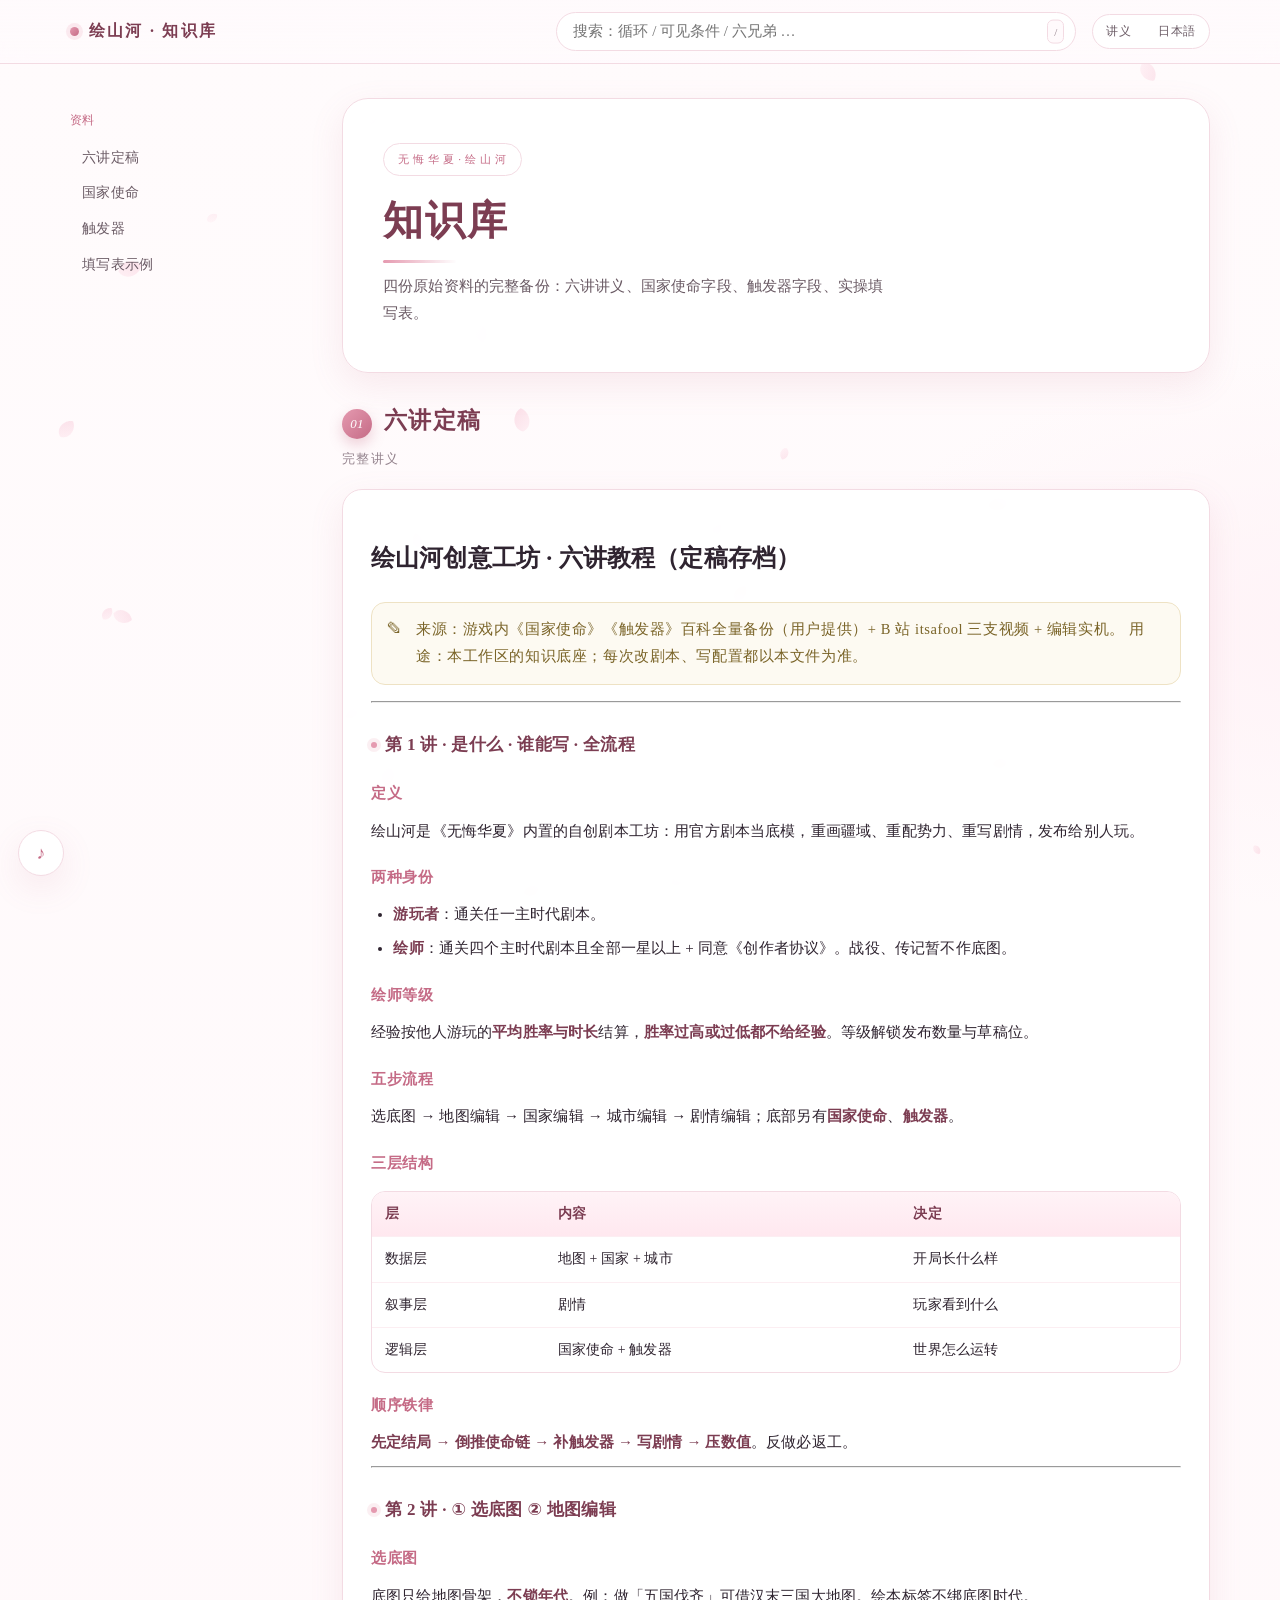
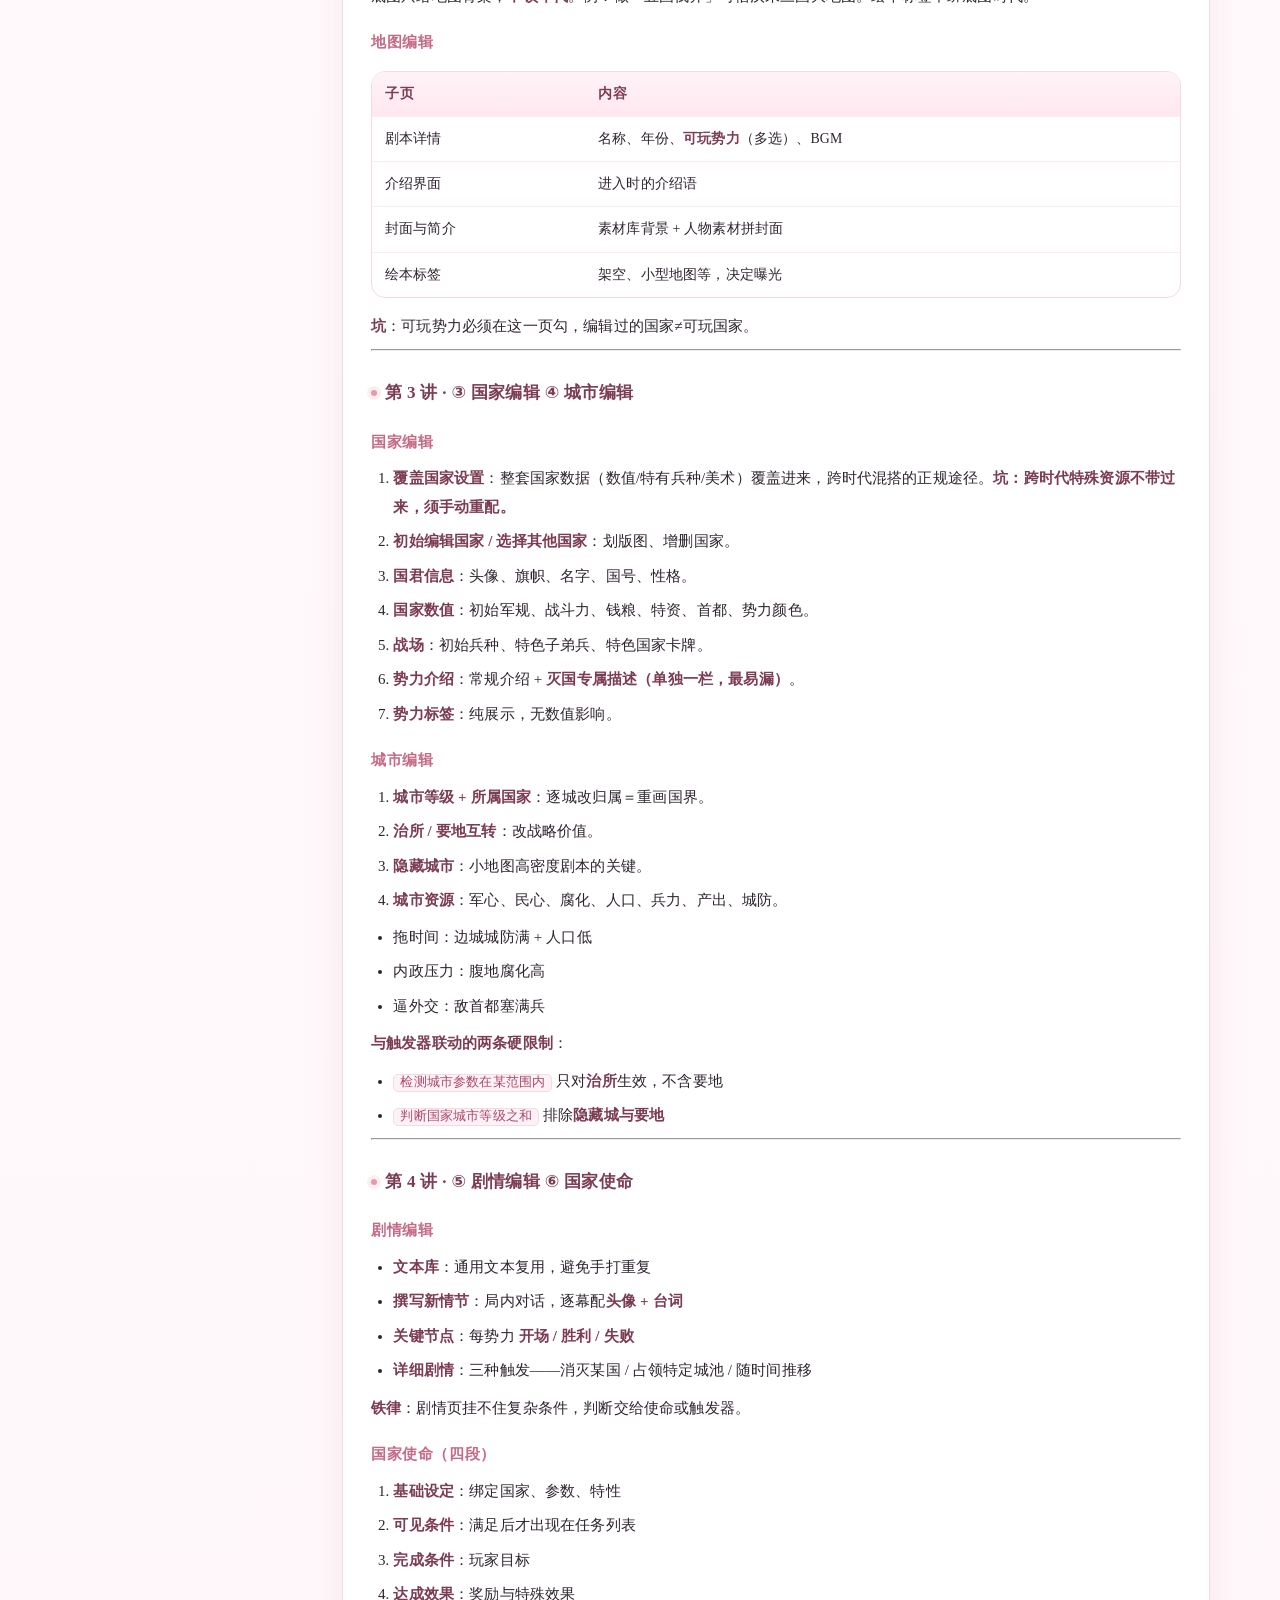
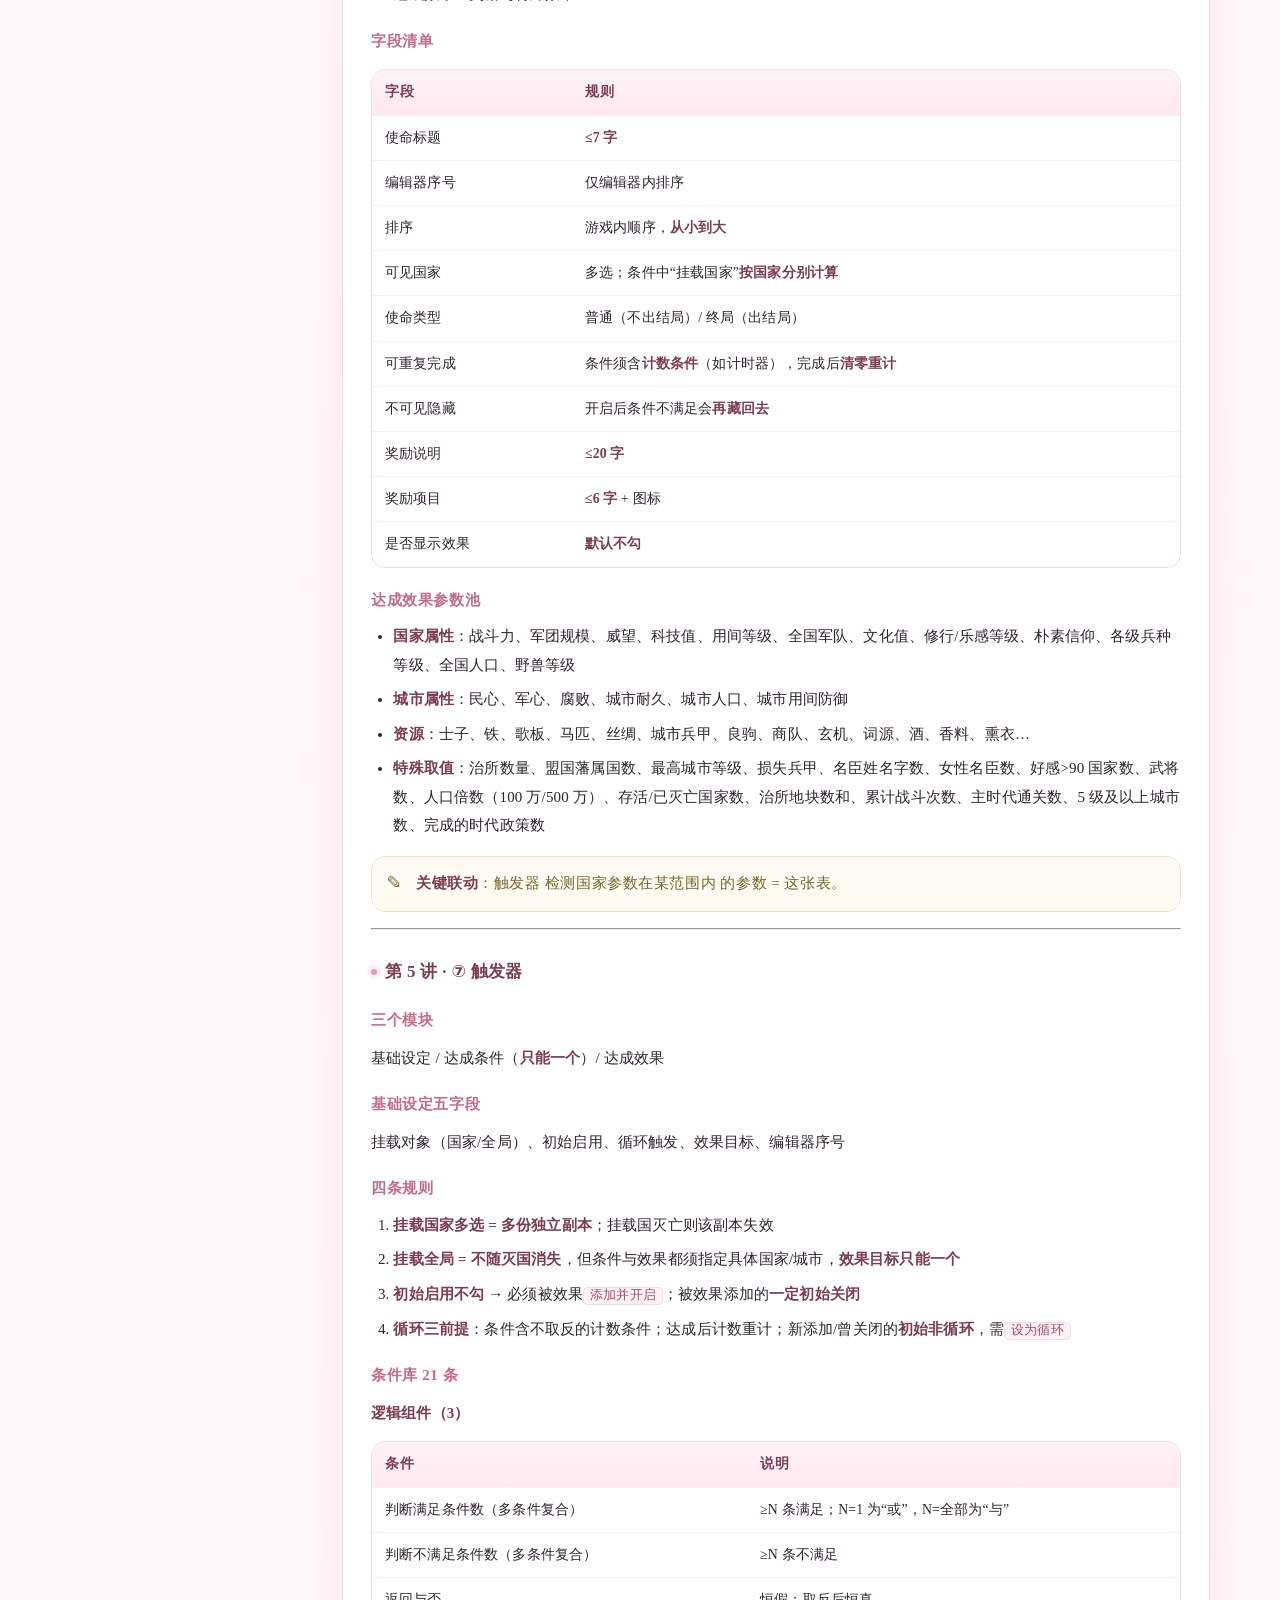
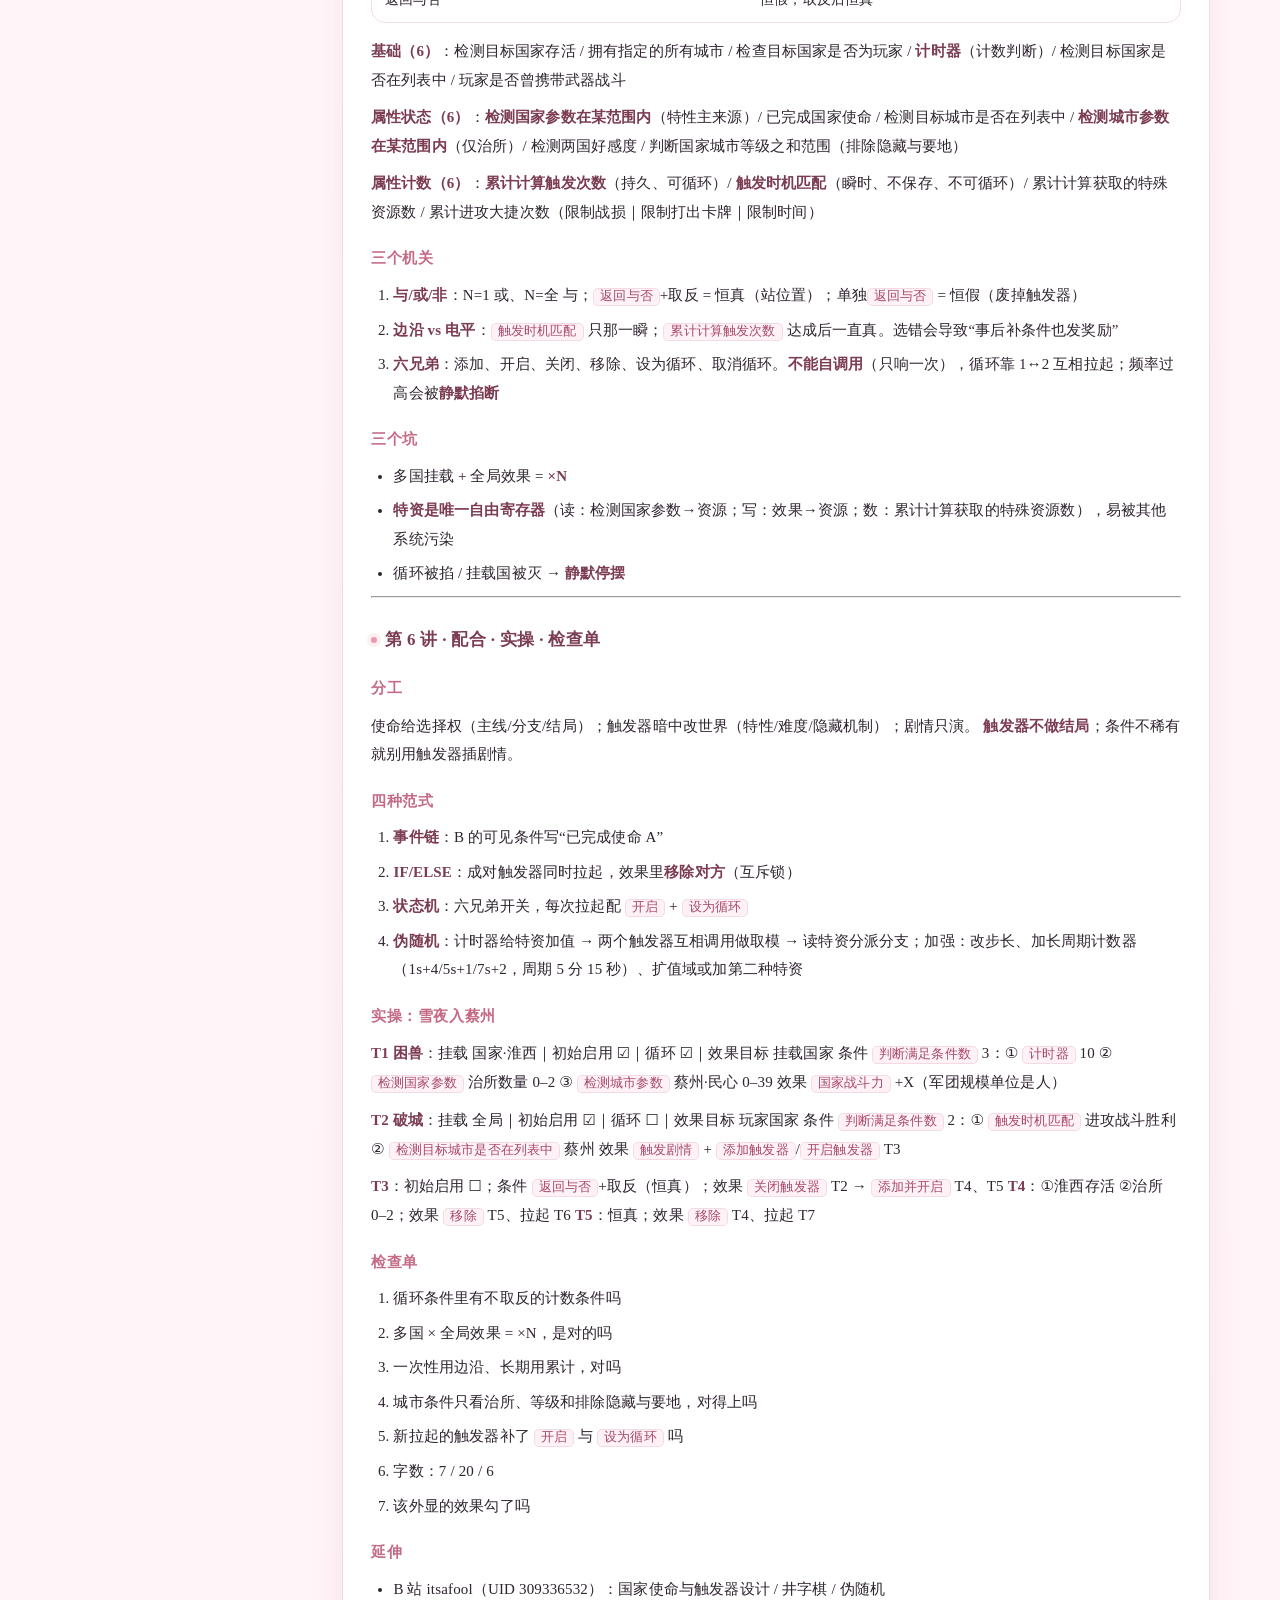
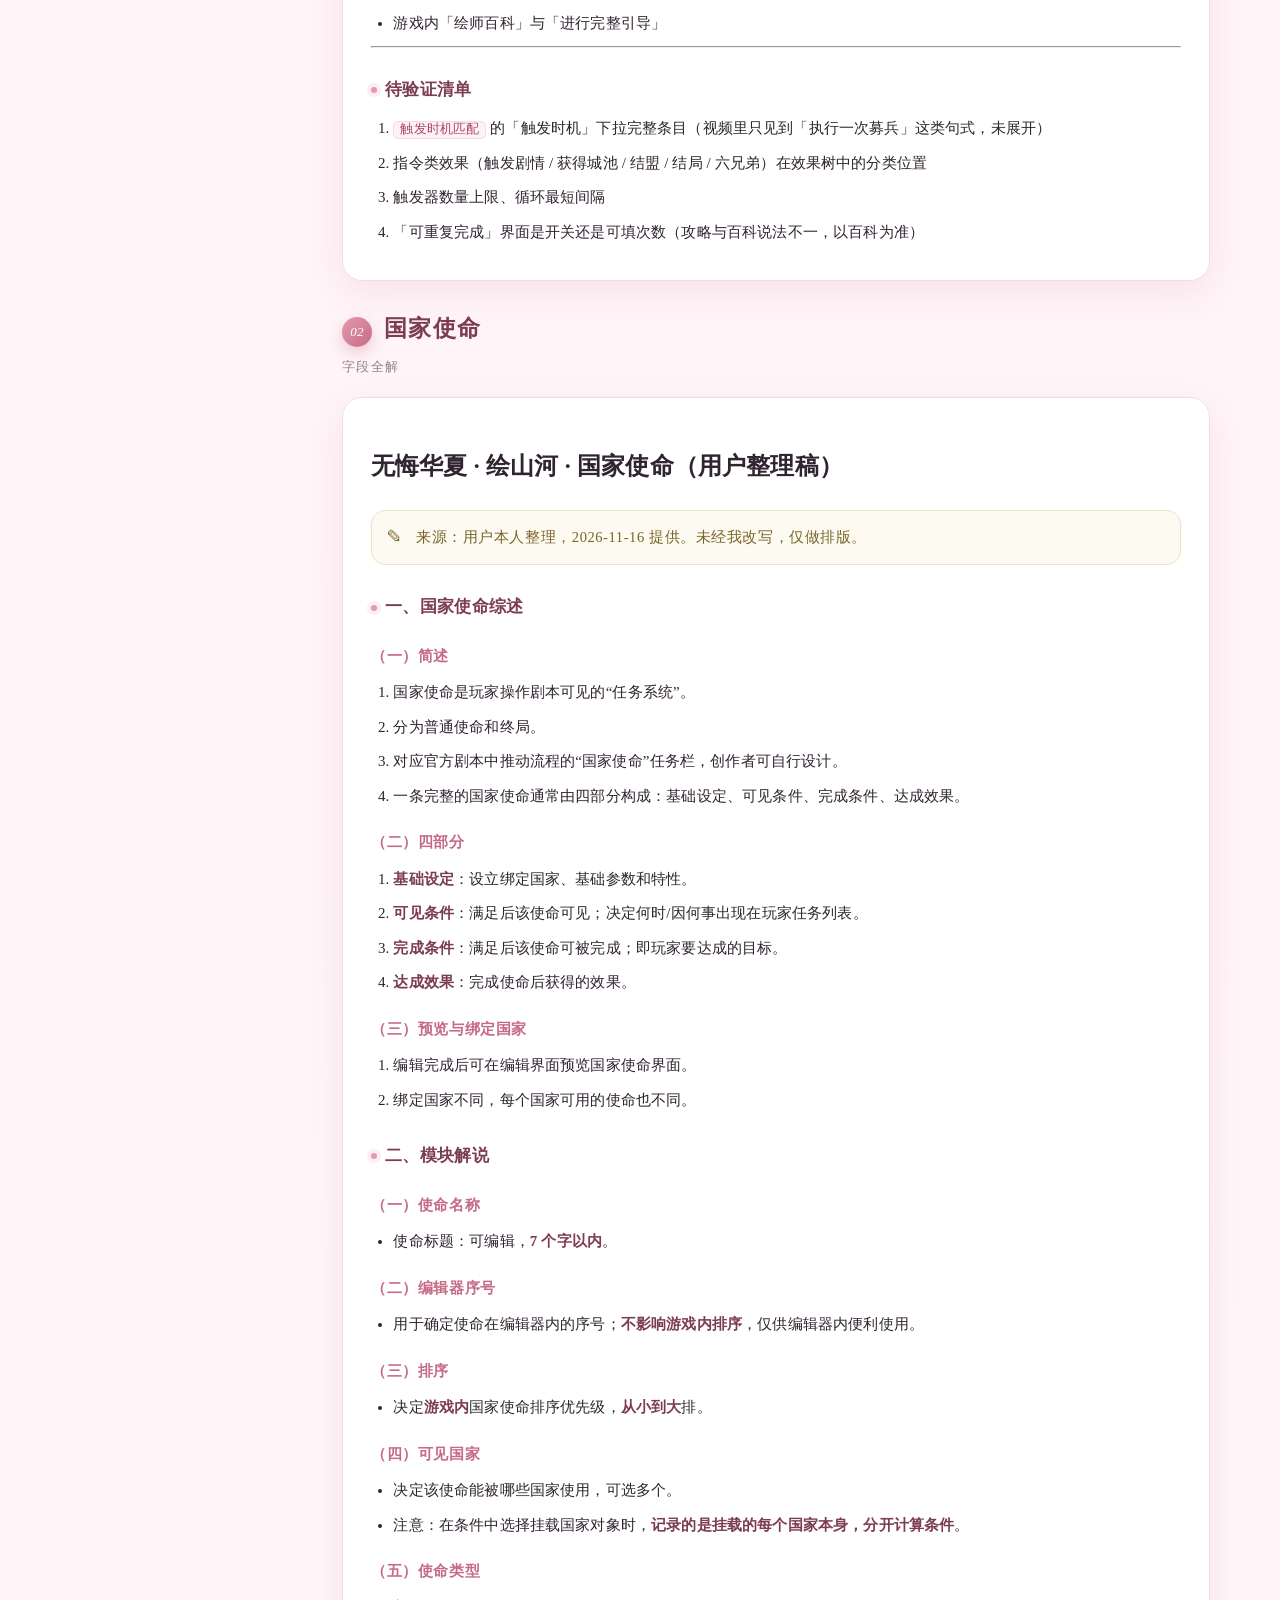
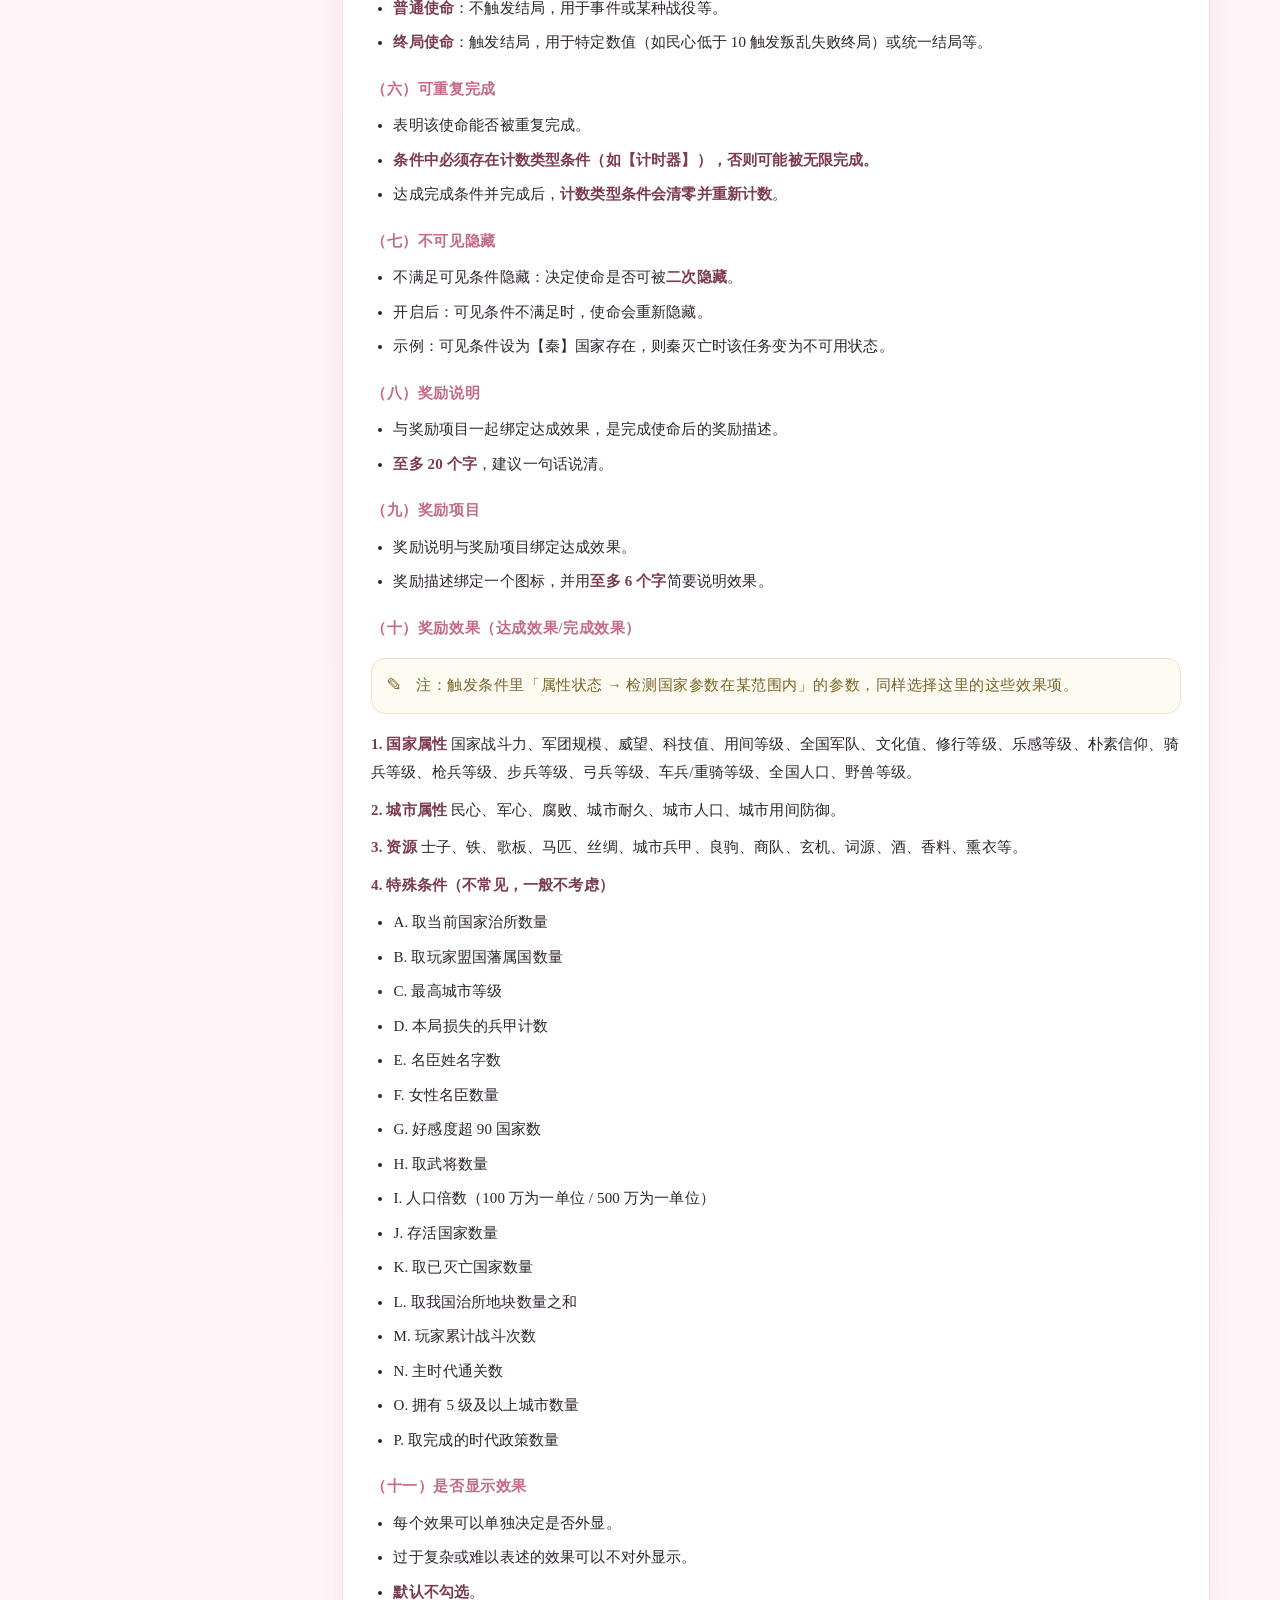
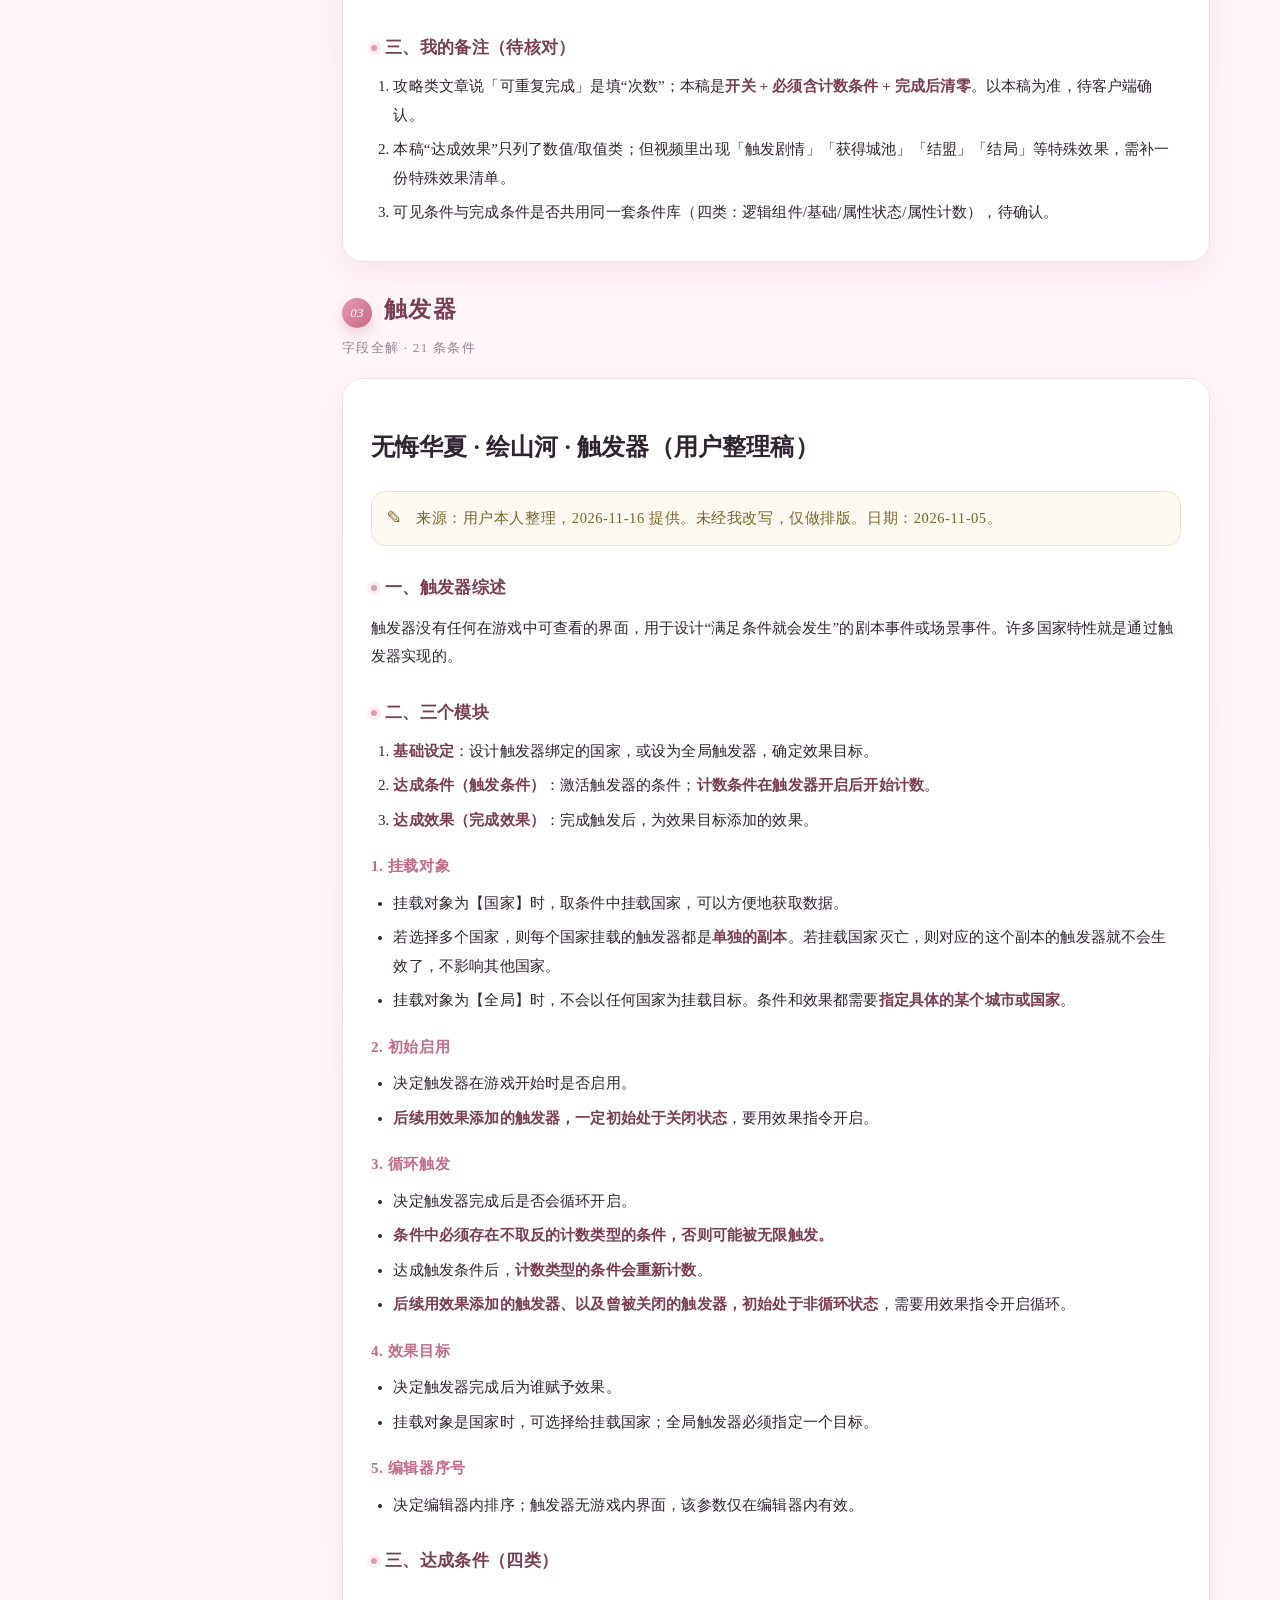
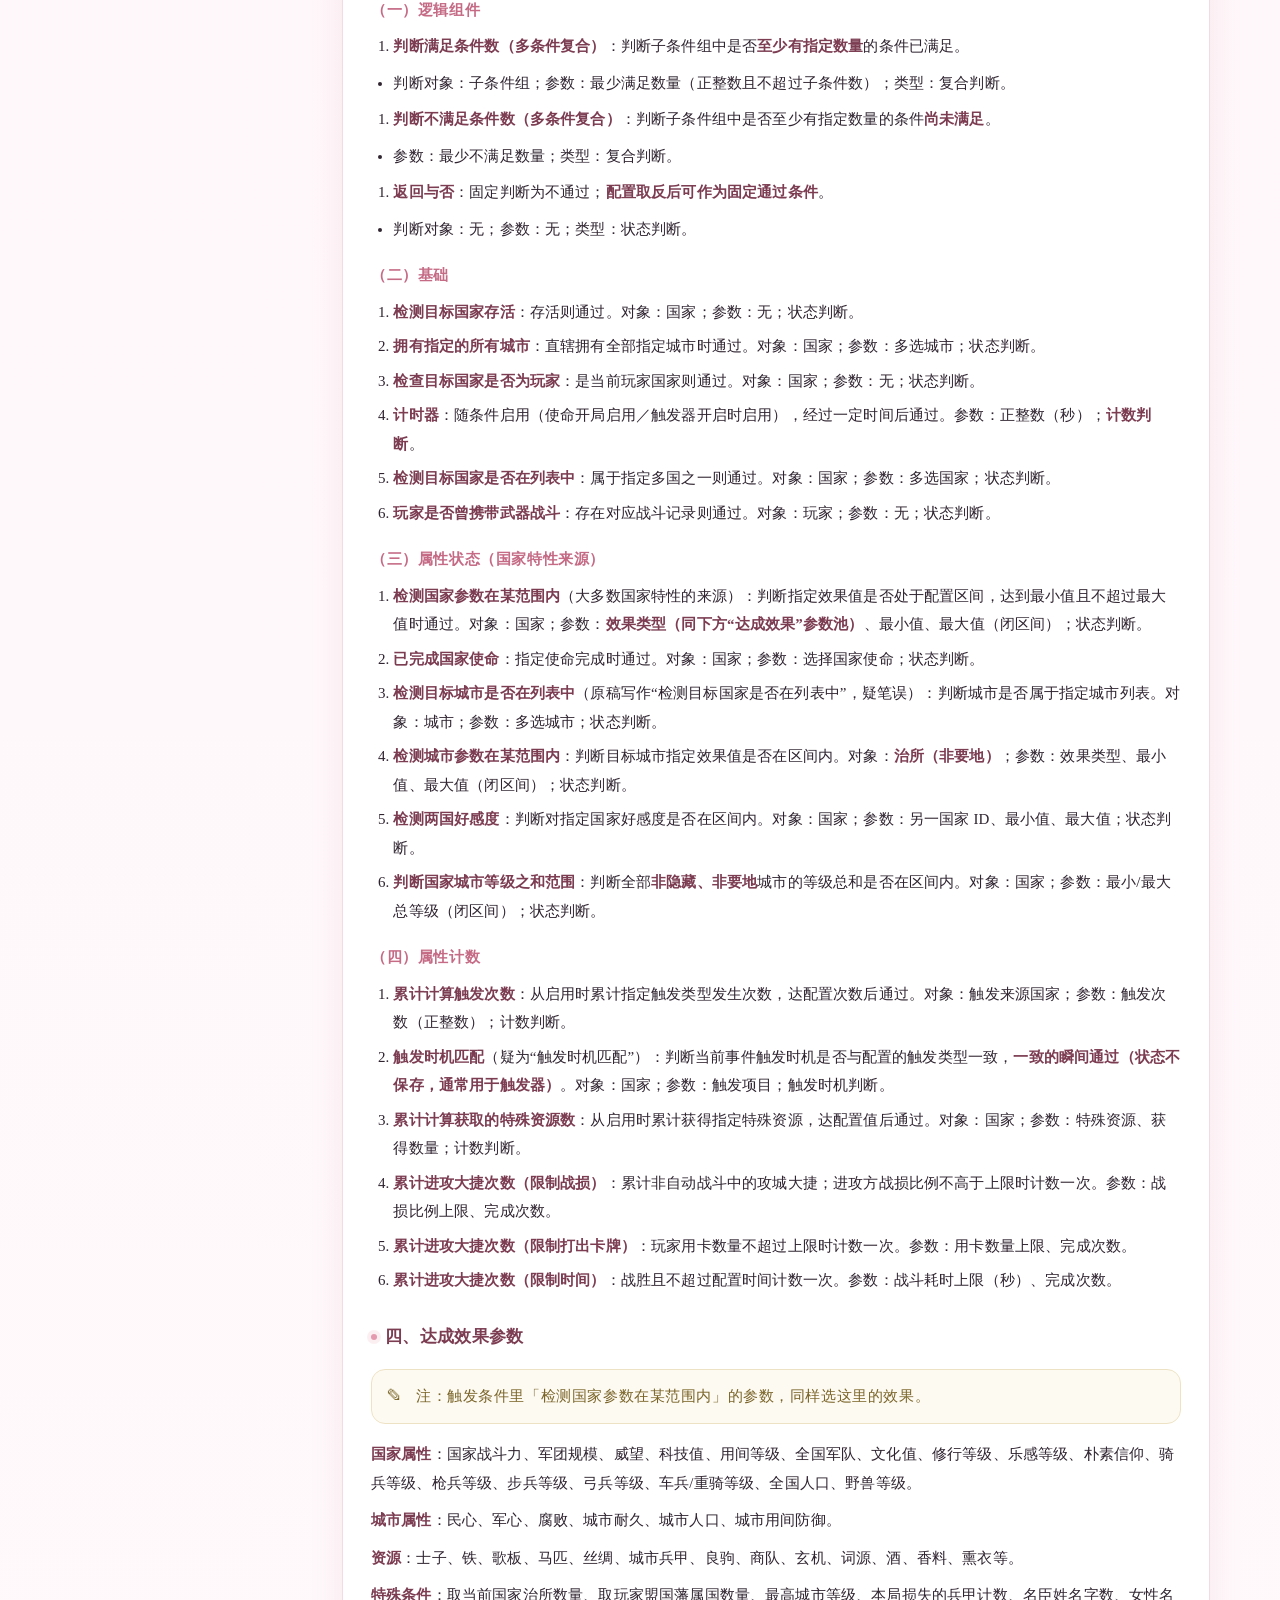
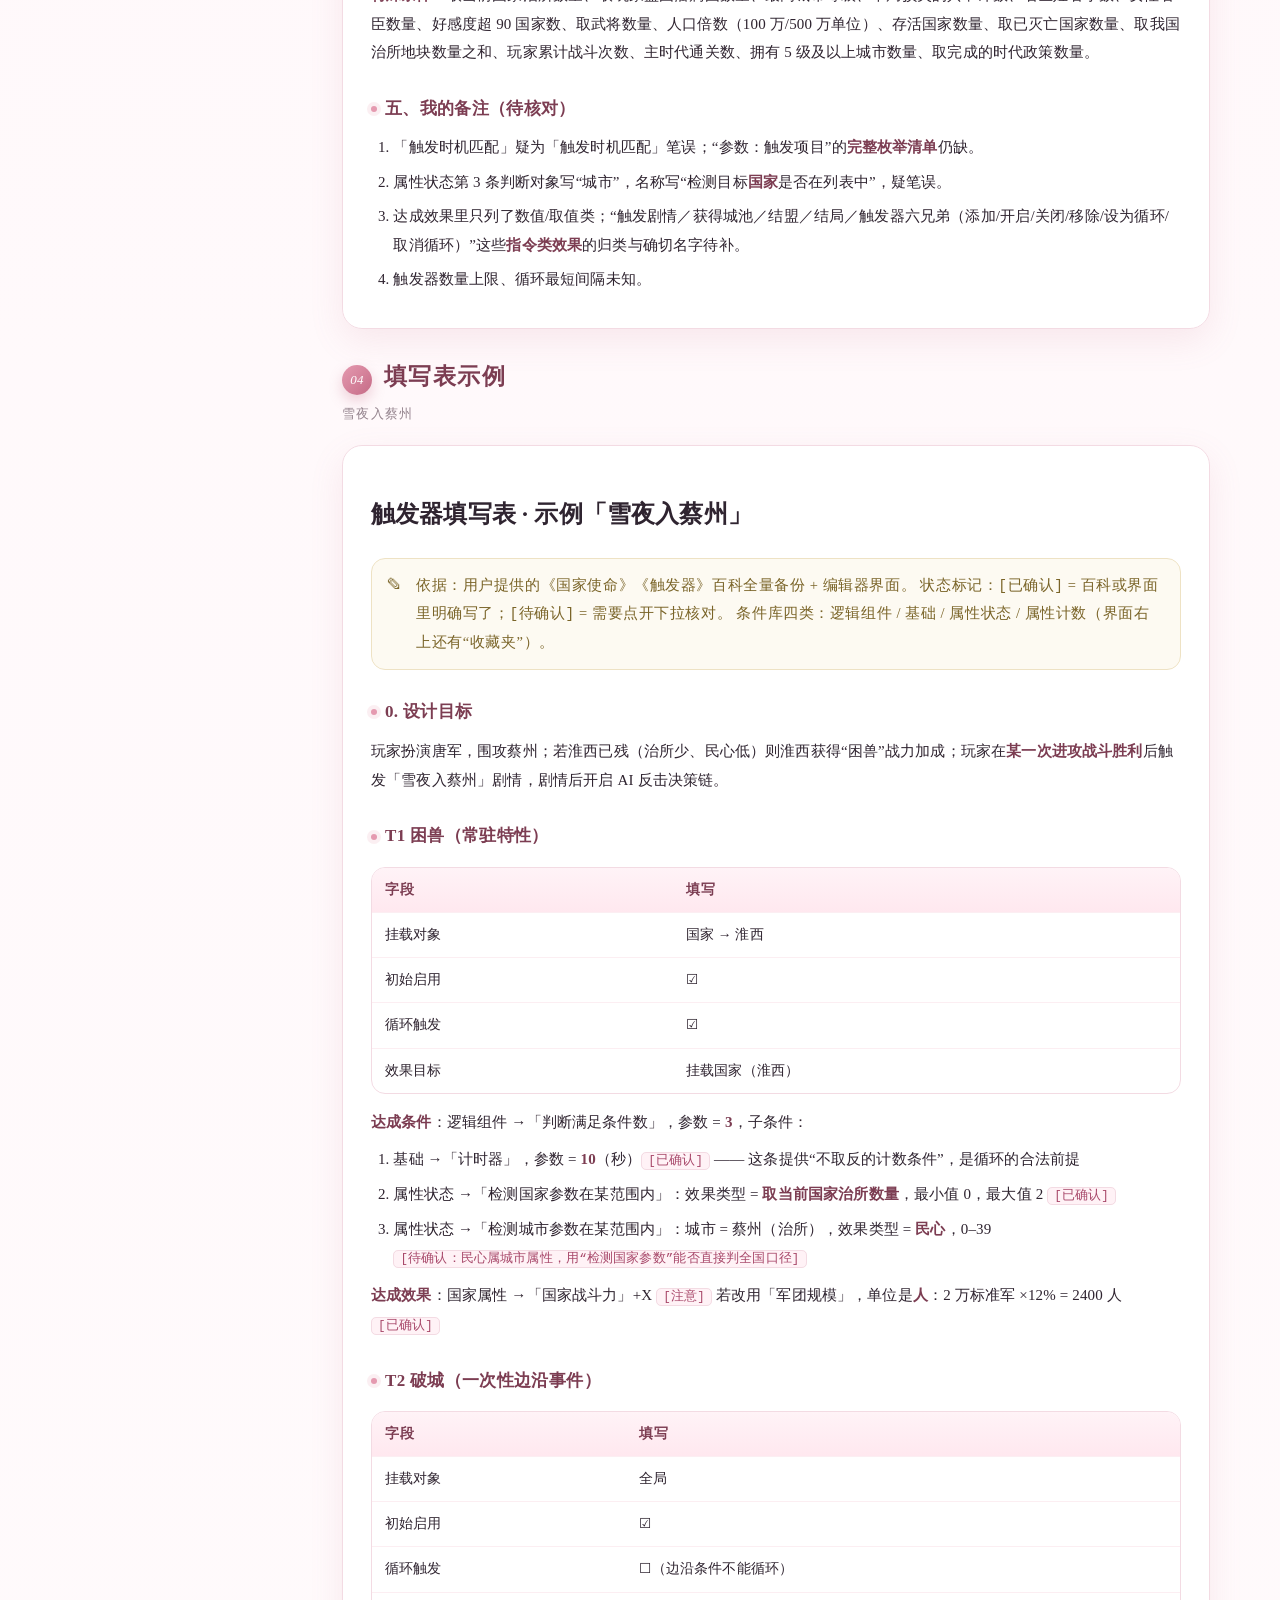
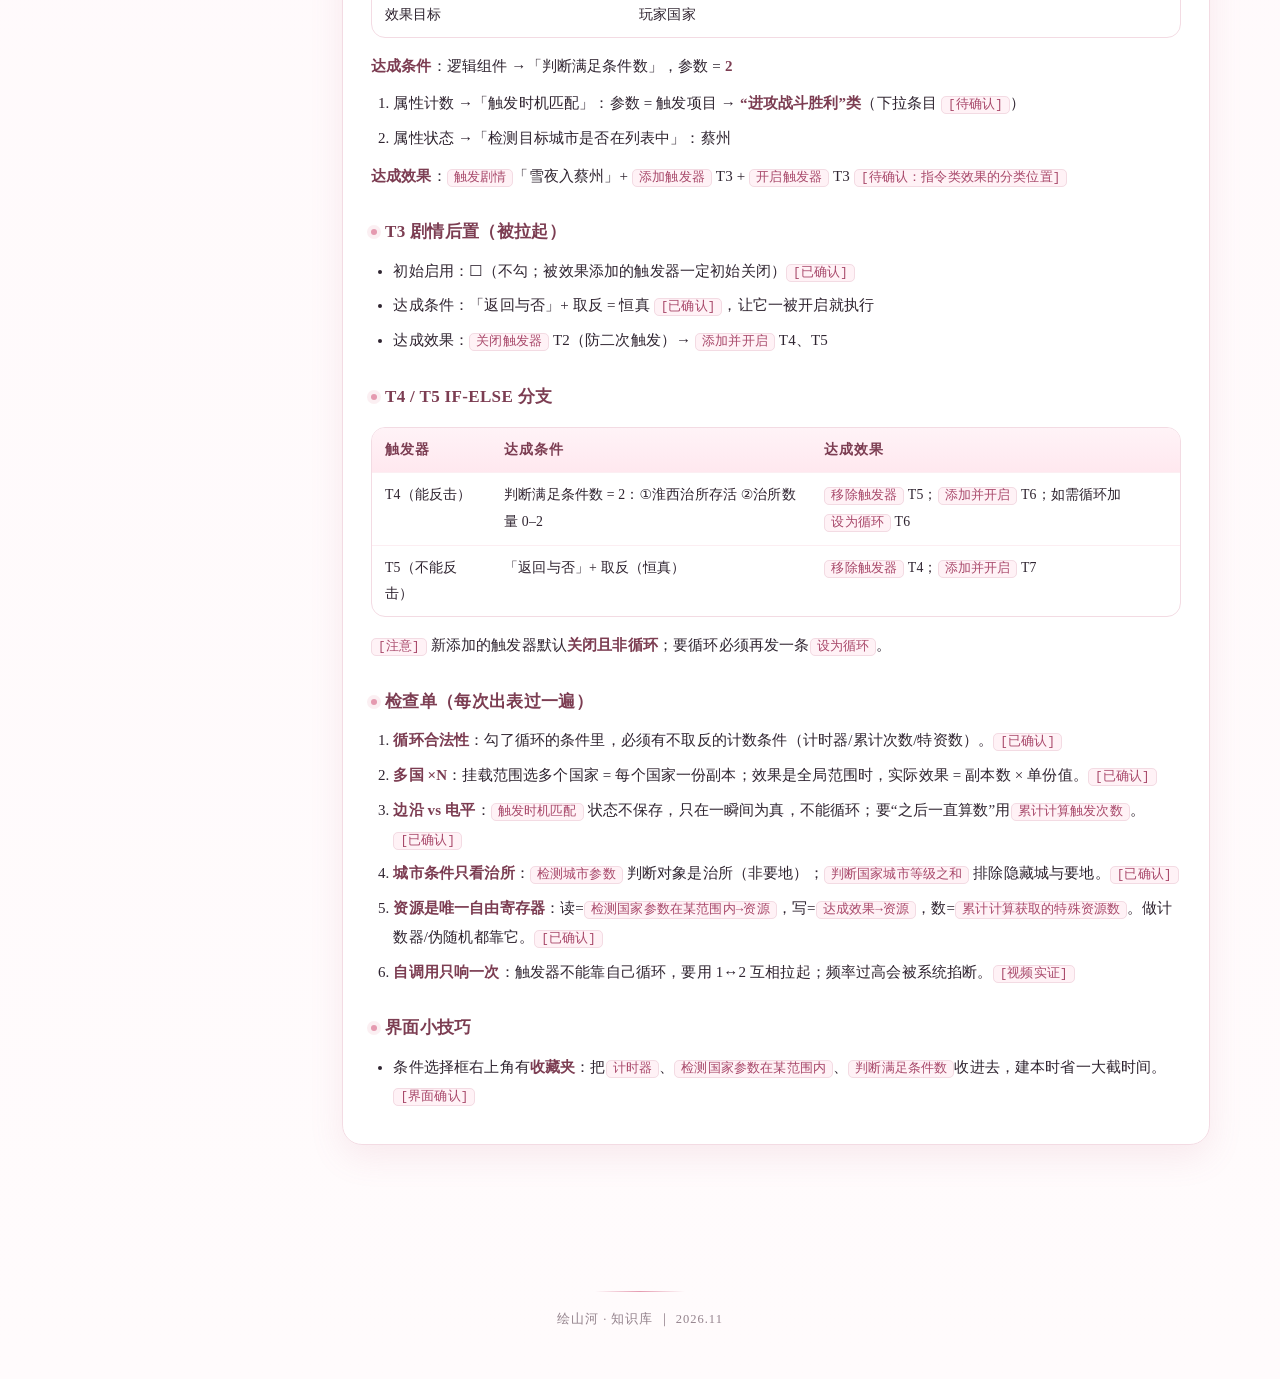
<file: kb.html>
<!DOCTYPE html>
<html lang="zh-CN"><head><meta charset="utf-8">
<meta name="viewport" content="width=device-width, initial-scale=1">
<title>绘山河 · 知识库</title>
<style>:root{
  --ink:#2f2430; --ink2:#6a5a64; --ink3:#94838d;
  --pink:#e59ab0; --pink-d:#c56b86; --pink-l:#fce8ee; --pink-xl:#fff5f8;
  --gold:#b8954a; --line:#f3dbe3; --card:rgba(255,255,255,.94);
  --deep:#7c3d52; --shadow:0 12px 34px rgba(197,107,134,.12);
  --serif-zh:"Songti SC","Noto Serif SC","Source Han Serif SC",serif;
  --sans-zh:"PingFang SC","Noto Sans SC","Source Han Sans SC",system-ui,-apple-system,sans-serif;
  --kai-zh:"Kaiti SC","STKaiti","KaiTi",var(--serif-zh);
  --serif-ja:"Hiragino Mincho ProN","Yu Mincho","Noto Serif JP",serif;
  --sans-ja:"Hiragino Sans","Yu Gothic","Noto Sans JP",system-ui,sans-serif;
  --maru-ja:"Hiragino Maru Gothic ProN","Yu Gothic",sans-serif;
}
*{box-sizing:border-box}
html{scroll-behavior:smooth; scroll-padding-top:80px}
body{
  margin:0; color:var(--ink); font-family:var(--sans-zh); line-height:1.9;
  background:
    radial-gradient(1100px 520px at 8% -8%, #ffeef4 0%, transparent 62%),
    radial-gradient(900px 480px at 105% 4%, #fff3f7 0%, transparent 58%),
    linear-gradient(180deg,#fffbfc 0%,#fff4f8 42%,#fffbfc 100%);
  -webkit-font-smoothing:antialiased; letter-spacing:.01em;
}
/* ---------- 樱花画布：背景层，绝不压字 ---------- */
#sakura{position:fixed; inset:0; z-index:0; pointer-events:none}
.wrap{position:relative; z-index:1}
/* ---------- 顶栏 ---------- */
.topbar{
  position:sticky; top:0; z-index:20; backdrop-filter:blur(14px);
  background:linear-gradient(180deg,rgba(255,250,252,.95),rgba(255,250,252,.78));
  border-bottom:1px solid var(--line);
}
.topbar .inner{max-width:1180px; margin:0 auto; padding:12px 20px; display:flex; gap:16px; align-items:center}
.brand{display:flex; align-items:center; gap:10px; font-family:var(--serif-zh); font-weight:700; color:var(--deep); letter-spacing:.14em; white-space:nowrap}
.brand .dot{width:9px;height:9px;border-radius:50%;background:linear-gradient(135deg,var(--pink),var(--pink-d));box-shadow:0 0 0 4px rgba(229,154,176,.18)}
.search{position:relative; flex:1; max-width:520px; margin-left:auto}
.search input{
  width:100%; padding:10px 40px 10px 16px; border-radius:999px; border:1px solid var(--line);
  background:#fff; font-family:var(--sans-zh); font-size:15px; color:var(--ink); outline:none;
  transition:.2s;
}
.search input:focus{border-color:var(--pink); box-shadow:0 0 0 4px rgba(229,154,176,.16)}
.search .kbd{position:absolute; right:12px; top:50%; transform:translateY(-50%); font-size:11px; color:var(--ink3); border:1px solid var(--line); border-radius:6px; padding:1px 6px; background:#fffafc}
.results{
  position:absolute; top:calc(100% + 8px); left:0; right:0; background:#fff; border:1px solid var(--line);
  border-radius:16px; box-shadow:0 18px 40px rgba(120,60,80,.18); overflow:hidden; display:none; max-height:60vh; overflow-y:auto;
}
.results.on{display:block}
.results .item{padding:11px 16px; border-bottom:1px solid #fdf0f4; cursor:pointer}
.results .item:last-child{border-bottom:none}
.results .item:hover,.results .item.sel{background:var(--pink-xl)}
.results .item .t{font-size:14px; color:var(--deep); font-weight:600; font-family:var(--serif-zh)}
.results .item .s{font-size:12.5px; color:var(--ink2); margin-top:2px; display:-webkit-box; -webkit-line-clamp:2; -webkit-box-orient:vertical; overflow:hidden}
.results .empty{padding:16px; color:var(--ink3); font-size:13.5px}
mark{background:linear-gradient(180deg,transparent 55%,#ffd7e3 55%); color:inherit; padding:0 1px}
.lang{font-size:12.5px; white-space:nowrap}
.lang a{color:var(--pink-d); text-decoration:none; border-bottom:1px dotted var(--pink)}
/* ---------- 布局 ---------- */
.layout{max-width:1180px; margin:0 auto; padding:0 20px; display:grid; grid-template-columns:236px minmax(0,1fr); gap:36px}
aside{position:sticky; top:76px; align-self:start; max-height:calc(100vh - 96px); overflow-y:auto; padding:18px 0 40px; font-size:13.5px}
aside .h{font-family:var(--serif-zh); color:var(--pink-d); letter-spacing:.28em; font-size:11.5px; margin:16px 0 8px}
aside a{display:block; color:var(--ink2); text-decoration:none; padding:5px 10px; border-radius:8px; border-left:2px solid transparent}
aside a:hover{background:#fff; color:var(--pink-d); border-left-color:var(--pink)}
aside a.sub{padding-left:22px; font-size:12.5px; color:var(--ink3)}
main{padding:34px 0 90px; min-width:0}
/* ---------- 首屏 ---------- */
.hero{position:relative; background:var(--card); border:1px solid var(--line); border-radius:26px; padding:44px 40px; box-shadow:var(--shadow); overflow:hidden; display:grid; grid-template-columns:minmax(0,1fr) 258px; gap:26px; align-items:center}
.hero .seal{display:inline-block; font-size:11px; letter-spacing:.34em; color:var(--pink-d); border:1px solid var(--line); border-radius:999px; padding:5px 14px; background:#fff}
.hero h1{font-family:var(--serif-zh); font-size:clamp(26px,4.4vw,40px); line-height:1.35; margin:18px 0 10px; color:var(--deep); letter-spacing:.04em}
.hero p{color:var(--ink2); margin:0; font-size:14.5px}
.hero .meta{display:flex; flex-wrap:wrap; gap:8px; margin-top:16px}
.hero .meta span{font-size:12px; color:var(--pink-d); background:var(--pink-xl); border:1px solid var(--line); border-radius:999px; padding:4px 12px}
.hero .art{position:relative; display:flex; flex-direction:column; align-items:center; justify-content:center}
.hero .art::before{content:""; position:absolute; inset:-8% -12% -4%; z-index:-1; border-radius:50%;
  background:radial-gradient(circle at 50% 46%, rgba(255,206,223,.55), rgba(255,240,246,.25) 55%, rgba(255,255,255,0) 72%)}
.hero .art figcaption{margin-top:8px; font-family:var(--kai-zh); font-size:11.5px; letter-spacing:.18em; color:var(--ink3)}
.hero .art .dango{position:absolute; right:-14px; bottom:26px; width:64px; height:64px; opacity:.95; animation:float 6s ease-in-out infinite}
@keyframes float{0%,100%{transform:translateY(0)}50%{transform:translateY(-7px)}}
.hero .art svg{width:100%; height:auto; filter:drop-shadow(0 10px 18px rgba(197,107,134,.18))}
/* ---------- 章节 ---------- */
section{margin:26px 0}
.sec-head{display:flex; align-items:baseline; gap:12px; margin:0 0 4px}
.sec-head .n{font-family:Georgia,serif; font-size:13px; color:#fff; background:linear-gradient(135deg,var(--pink),var(--pink-d)); width:30px; height:30px; border-radius:50%; display:inline-flex; align-items:center; justify-content:center; flex:none; box-shadow:0 6px 14px rgba(197,107,134,.3)}
.sec-head h2{font-family:var(--serif-zh); font-size:23px; color:var(--deep); margin:0; letter-spacing:.06em}
.kicker{color:var(--ink3); font-size:13px; letter-spacing:.1em; margin:0 0 18px}
.card{background:var(--card); border:1px solid var(--line); border-radius:20px; padding:26px 28px; box-shadow:var(--shadow)}
h3{font-family:var(--serif-zh); font-size:17px; color:var(--deep); margin:26px 0 8px; letter-spacing:.05em; display:flex; align-items:center; gap:8px}
h3:first-child{margin-top:0}
h3::before{content:""; width:6px; height:6px; border-radius:50%; background:var(--pink); box-shadow:0 0 0 4px rgba(229,154,176,.16); flex:none}
h4{font-family:var(--sans-zh); font-size:15px; color:var(--pink-d); margin:18px 0 6px; font-weight:700; letter-spacing:.03em}
p{margin:9px 0; font-size:15px}
ul,ol{padding-left:1.4em; margin:8px 0}
li{margin:6px 0; font-size:15px}
strong{color:var(--deep)}
em{font-family:var(--kai-zh); font-style:normal; color:var(--pink-d); padding:0 2px}
small{color:var(--ink3)}
/* ---------- 引用 / 提示 ---------- */
.poem{font-family:var(--kai-zh); color:var(--pink-d); font-size:17px; text-align:center; letter-spacing:.16em; margin:22px 0; line-height:2}
.poem::before,.poem::after{content:"—"; color:var(--pink); margin:0 10px; letter-spacing:0}
.note,.warn,.tip{border-radius:14px; padding:13px 16px 13px 44px; margin:16px 0; position:relative; font-size:14.5px}
.note{background:#fff8fb; border:1px dashed var(--line); color:#5c4652}
.warn{background:#fff1f4; border:1px solid #f6c8d5; color:var(--deep)}
.tip{background:#fdfaf2; border:1px solid #eee2c4; color:#7a6428}
.note::before,.warn::before,.tip::before{position:absolute; left:15px; top:11px; font-size:15px}
.note::before{content:"✿"}
.warn::before{content:"⚠"}
.tip::before{content:"✎"}
/* ---------- 表格 ---------- */
.tablewrap{overflow-x:auto; margin:14px 0; border:1px solid var(--line); border-radius:14px; background:#fff}
table{border-collapse:collapse; width:100%; font-size:13.8px}
th,td{padding:9px 13px; text-align:left; border-bottom:1px solid #fceef2; vertical-align:top}
th{background:linear-gradient(180deg,#fff3f7,#ffe8ef); color:var(--deep); font-weight:700; white-space:nowrap; font-family:var(--serif-zh); letter-spacing:.04em}
tr:last-child td{border-bottom:none}
td code, p code, li code{background:#fff2f6; border:1px solid var(--line); border-radius:5px; padding:1px 6px; font-family:"SFMono-Regular",Consolas,monospace; font-size:12.5px; color:#a8486a; white-space:nowrap}
/* ---------- 卡片组 ---------- */
.grid{display:grid; grid-template-columns:repeat(auto-fit,minmax(210px,1fr)); gap:12px; margin:14px 0}
.mini{background:#fff; border:1px solid var(--line); border-radius:14px; padding:14px 16px}
.mini b{display:block; font-family:var(--serif-zh); color:var(--pink-d); font-size:13px; letter-spacing:.14em; margin-bottom:4px}
.mini span{font-size:13.5px; color:var(--ink2)}
/* ---------- 回到顶部 ---------- */
.totop{position:fixed; right:18px; bottom:24px; z-index:30; width:44px; height:44px; border-radius:50%; border:1px solid var(--line); background:#fff; color:var(--pink-d); font-size:18px; box-shadow:var(--shadow); cursor:pointer; opacity:0; pointer-events:none; transition:.25s}
.totop.on{opacity:1; pointer-events:auto}
/* ---------- 页脚 ---------- */
footer{max-width:1180px; margin:0 auto; padding:30px 20px 60px; text-align:center; color:var(--ink3); font-size:12.5px; letter-spacing:.08em}
footer .hr{width:90px; height:1px; background:linear-gradient(90deg,transparent,var(--pink),transparent); margin:0 auto 16px}
/* ---------- 日语版字形 ---------- */
body.ja{font-family:var(--sans-ja)}
body.ja .brand,body.ja h2,body.ja h3,body.ja .min b,body.ja th{font-family:var(--serif-ja)}
body.ja h4{font-family:var(--maru-ja)}
body.ja em,body.ja .poem{font-family:var(--maru-ja); letter-spacing:.08em}
@media (max-width:980px){
  .layout{grid-template-columns:1fr; gap:0}
  aside{display:none}
  .hero{grid-template-columns:1fr; padding:30px 24px}
  .hero .art{order:-1; max-width:190px; margin:0 auto}
  .card{padding:22px 18px; border-radius:18px}
  .search{max-width:none}
  .brand span.full{display:none}
}

/* ---------- 音乐开关 ---------- */
.music{position:fixed; left:18px; bottom:24px; z-index:30; width:46px; height:46px; border-radius:50%;
  border:1px solid var(--line); background:#fff; color:var(--pink-d); font-size:18px; cursor:pointer;
  box-shadow:var(--shadow); transition:.25s; display:flex; align-items:center; justify-content:center}
.music:hover{transform:translateY(-2px)}
.music.on{background:linear-gradient(135deg,var(--pink),var(--pink-d)); color:#fff; border-color:transparent;
  animation:breath 3.6s ease-in-out infinite}
@keyframes breath{0%,100%{box-shadow:0 0 0 0 rgba(229,154,176,.45)}50%{box-shadow:0 0 0 12px rgba(229,154,176,0)}}
@media (max-width:980px){.music{left:14px; bottom:18px; width:44px; height:44px}}

/* 日语版标题略小，避免折行难看 */
body.ja .hero h1{font-size:clamp(21px,3.15vw,31px); line-height:1.55; letter-spacing:.02em}
body.ja .hero p{font-size:14px; line-height:1.95}

/* 插画：白底用 multiply 融入背景 */
.hero .art img{width:100%; height:auto; display:block; mix-blend-mode:multiply;
  filter:saturate(1.14) contrast(1.12) brightness(1.02); border-radius:14px}

/* 首屏标题的樱色下划线 */
.hero h1::after{content:""; display:block; width:74px; height:3px; margin-top:12px; border-radius:3px;
  background:linear-gradient(90deg,var(--pink),rgba(229,154,176,0))}

/* ================= 字体分层（每种角色不同字族） ================= */
body{--f-title:var(--serif-zh);--f-body:var(--sans-zh);--f-accent:var(--kai-zh);--f-latin:Georgia,"Times New Roman",serif}
body.ja{--f-title:var(--serif-ja);--f-body:var(--sans-ja);--f-accent:var(--maru-ja);--f-latin:"Times New Roman",Georgia,serif}

/* 正文：拉丁/数字走 Georgia，汉字走无衬线 */
body,p,li,td,.hero p,.kicker,.search input,input{font-family:var(--f-latin),var(--f-body)}

/* 标题层：宋体/明朝体，宽字距 */
.hero h1,.sec-head h2,h3.serif,.results .item .t,.mini b,table th,.hero .seal{
  font-family:var(--f-title); letter-spacing:.06em}
.hero h1{letter-spacing:.05em}

/* 小标题：黑体，靠字重区分 */
h3{font-family:var(--f-latin),var(--f-body); font-weight:800; letter-spacing:.02em}

/* 引文/提示/图注/目录：楷体（日文为丸ゴ） */
h4,.note,.warn,.tip,.poem,figcaption,aside a,aside .h,.badge,.hero .meta span{
  font-family:var(--f-accent); letter-spacing:.04em}
aside a{letter-spacing:.02em}

/* 章节序号、数字、页脚：衬线数字 */
.sec-head .n,footer,.kbd,.hero .meta span{font-family:Georgia,"Times New Roman",serif}
.sec-head .n{font-style:italic}

/* 使命 / 触发器 / 案例三章：正文改用宋体，长文阅读更沉 */
.card.alt p,.card.alt li,.card.alt td{font-family:var(--f-title); line-height:2.05; font-size:14.6px}
.card.alt h3{font-family:var(--f-latin),var(--f-body)}

/* 表格数值列：等宽感 */
td code,p code,li code{font-family:"SFMono-Regular",Consolas,monospace}

/* 曲目提示 */
.nowplaying{position:fixed; left:50%; bottom:26px; transform:translate(-50%,14px); z-index:35;
  background:rgba(255,255,255,.96); border:1px solid var(--line); border-radius:999px;
  padding:9px 18px; font-size:13px; color:var(--pink-d); box-shadow:var(--shadow);
  font-family:var(--f-accent); letter-spacing:.06em; opacity:0; pointer-events:none; transition:.45s}
.nowplaying.show{opacity:1; transform:translate(-50%,0)}
.nowplaying .wave{font-family:Georgia,serif; font-style:italic}
@media (max-width:980px){.nowplaying{bottom:74px; font-size:12px; padding:8px 14px}}

/* 语言切换胶囊 */
.lang{display:inline-flex; align-items:center; border:1px solid var(--line); border-radius:999px;
  background:#fff; overflow:hidden; flex:none}
.lang a{padding:5px 13px; font-size:12px; color:var(--ink2); text-decoration:none; letter-spacing:.06em;
  border-bottom:none; transition:.2s; white-space:nowrap}
.lang a.active{background:linear-gradient(135deg,var(--pink),var(--pink-d)); color:#fff}
.lang a:not(.active):hover{background:var(--pink-xl); color:var(--pink-d)}

/* ---------- 手机端目录抽屉 ---------- */
.tocbtn{display:none; position:fixed; right:18px; bottom:76px; z-index:31; align-items:center; gap:7px;
  padding:9px 15px; border-radius:999px; border:1px solid var(--line); background:#fff; color:var(--pink-d);
  font-size:13px; font-family:var(--f-accent); letter-spacing:.08em; box-shadow:var(--shadow); cursor:pointer}
.tocbtn .bars{display:inline-block; width:14px; height:2px; background:currentColor; position:relative}
.tocbtn .bars::before,.tocbtn .bars::after{content:""; position:absolute; left:0; width:14px; height:2px; background:currentColor}
.tocbtn .bars::before{top:-5px}.tocbtn .bars::after{top:5px}
.tocmask{position:fixed; inset:0; z-index:40; background:rgba(72,38,52,.28); backdrop-filter:blur(3px);
  opacity:0; pointer-events:none; transition:.28s}
.tocmask.open{opacity:1; pointer-events:auto}
.tocpanel{position:absolute; left:0; top:0; bottom:0; width:80%; max-width:330px; background:#fff;
  transform:translateX(-102%); transition:transform .3s cubic-bezier(.4,0,.2,1); overflow-y:auto;
  padding:26px 8px 40px; box-shadow:8px 0 30px rgba(120,60,80,.18)}
.tocmask.open .tocpanel{transform:none}
.tocpanel .h{font-family:var(--f-title); color:var(--pink-d); letter-spacing:.3em; font-size:12px; margin:0 0 14px 18px}
.tocpanel a{display:block; padding:9px 18px; color:var(--ink2); text-decoration:none; font-size:14.5px;
  font-family:var(--f-title); border-left:2px solid transparent}
.tocpanel a.sub{padding-left:34px; font-size:13.5px; color:var(--ink3)}
.tocpanel a:active,.tocpanel a:hover{background:var(--pink-xl); color:var(--pink-d); border-left-color:var(--pink)}
.tocpanel .close{position:absolute; right:12px; top:14px; width:32px; height:32px; border-radius:50%;
  border:1px solid var(--line); background:#fff; color:var(--pink-d); font-size:16px; cursor:pointer}
@media (max-width:980px){.tocbtn{display:inline-flex}}
</style></head>
<body>
<canvas id="sakura" aria-hidden="true"></canvas>
<div class="topbar"><div class="inner">
  <div class="brand"><span class="dot"></span><span class="full">绘山河 · 知识库</span></div>
  <div class="search"><input id="q" type="search" placeholder="搜索：循环 / 可见条件 / 六兄弟 …" autocomplete="off"><span class="kbd">/</span><div class="results" id="res"></div></div>
  <div class="lang"><a href="index.html">讲义</a><a href="ja.html">日本語</a></div>
</div></div>
<div class="wrap"><div class="layout">
<aside><div class="h">资料</div><a href="#k0">六讲定稿</a><a href="#k1">国家使命</a><a href="#k2">触发器</a><a href="#k3">填写表示例</a></aside>
<main>
<div class="hero"><div>
<span class="seal">无 悔 华 夏 · 绘 山 河</span>
<h1>知识库</h1>
<p>四份原始资料的完整备份：六讲讲义、国家使命字段、触发器字段、实操填写表。</p>
</div></div>
<section id="k0"><div class="sec-head"><span class="n">01</span><h2>六讲定稿</h2></div><p class="kicker">完整讲义</p><div class="card"><h2>绘山河创意工坊 · 六讲教程（定稿存档）</h2>
<div class="tip">来源：游戏内《国家使命》《触发器》百科全量备份（用户提供）+ B 站 itsafool 三支视频 + 编辑实机。 用途：本工作区的知识底座；每次改剧本、写配置都以本文件为准。</div>
<hr>
<h3>第 1 讲 · 是什么 · 谁能写 · 全流程</h3>
<h4>定义</h4>
<p>绘山河是《无悔华夏》内置的自创剧本工坊：用官方剧本当底模，重画疆域、重配势力、重写剧情，发布给别人玩。</p>
<h4>两种身份</h4>
<ul><li><strong>游玩者</strong>：通关任一主时代剧本。</li><li><strong>绘师</strong>：通关四个主时代剧本且全部一星以上 + 同意《创作者协议》。战役、传记暂不作底图。</li></ul>
<h4>绘师等级</h4>
<p>经验按他人游玩的<strong>平均胜率与时长</strong>结算，<strong>胜率过高或过低都不给经验</strong>。等级解锁发布数量与草稿位。</p>
<h4>五步流程</h4>
<p>选底图 → 地图编辑 → 国家编辑 → 城市编辑 → 剧情编辑；底部另有<strong>国家使命</strong>、<strong>触发器</strong>。</p>
<h4>三层结构</h4>
<div class="tablewrap"><table>
<tr><th>层</th><th>内容</th><th>决定</th></tr>
<tr><td>数据层</td><td>地图 + 国家 + 城市</td><td>开局长什么样</td></tr>
<tr><td>叙事层</td><td>剧情</td><td>玩家看到什么</td></tr>
<tr><td>逻辑层</td><td>国家使命 + 触发器</td><td>世界怎么运转</td></tr>
</table></div>
<h4>顺序铁律</h4>
<p><strong>先定结局 → 倒推使命链 → 补触发器 → 写剧情 → 压数值</strong>。反做必返工。</p>
<hr>
<h3>第 2 讲 · ① 选底图 ② 地图编辑</h3>
<h4>选底图</h4>
<p>底图只给地图骨架，<strong>不锁年代</strong>。例：做「五国伐齐」可借汉末三国大地图。绘本标签不绑底图时代。</p>
<h4>地图编辑</h4>
<div class="tablewrap"><table>
<tr><th>子页</th><th>内容</th></tr>
<tr><td>剧本详情</td><td>名称、年份、<strong>可玩势力</strong>（多选）、BGM</td></tr>
<tr><td>介绍界面</td><td>进入时的介绍语</td></tr>
<tr><td>封面与简介</td><td>素材库背景 + 人物素材拼封面</td></tr>
<tr><td>绘本标签</td><td>架空、小型地图等，决定曝光</td></tr>
</table></div>
<p><strong>坑</strong>：可玩势力必须在这一页勾，编辑过的国家≠可玩国家。</p>
<hr>
<h3>第 3 讲 · ③ 国家编辑 ④ 城市编辑</h3>
<h4>国家编辑</h4>
<ol><li><strong>覆盖国家设置</strong>：整套国家数据（数值/特有兵种/美术）覆盖进来，跨时代混搭的正规途径。<strong>坑：跨时代特殊资源不带过来，须手动重配。</strong></li><li><strong>初始编辑国家 / 选择其他国家</strong>：划版图、增删国家。</li><li><strong>国君信息</strong>：头像、旗帜、名字、国号、性格。</li><li><strong>国家数值</strong>：初始军规、战斗力、钱粮、特资、首都、势力颜色。</li><li><strong>战场</strong>：初始兵种、特色子弟兵、特色国家卡牌。</li><li><strong>势力介绍</strong>：常规介绍 + <strong>灭国专属描述（单独一栏，最易漏）</strong>。</li><li><strong>势力标签</strong>：纯展示，无数值影响。</li></ol>
<h4>城市编辑</h4>
<ol><li><strong>城市等级 + 所属国家</strong>：逐城改归属＝重画国界。</li><li><strong>治所 / 要地互转</strong>：改战略价值。</li><li><strong>隐藏城市</strong>：小地图高密度剧本的关键。</li><li><strong>城市资源</strong>：军心、民心、腐化、人口、兵力、产出、城防。</li></ol>
<ul><li>拖时间：边城城防满 + 人口低</li><li>内政压力：腹地腐化高</li><li>逼外交：敌首都塞满兵</li></ul>
<p><strong>与触发器联动的两条硬限制</strong>：</p>
<ul><li><code>检测城市参数在某范围内</code> 只对<strong>治所</strong>生效，不含要地</li><li><code>判断国家城市等级之和</code> 排除<strong>隐藏城与要地</strong></li></ul>
<hr>
<h3>第 4 讲 · ⑤ 剧情编辑 ⑥ 国家使命</h3>
<h4>剧情编辑</h4>
<ul><li><strong>文本库</strong>：通用文本复用，避免手打重复</li><li><strong>撰写新情节</strong>：局内对话，逐幕配<strong>头像 + 台词</strong></li><li><strong>关键节点</strong>：每势力 <strong>开场 / 胜利 / 失败</strong></li><li><strong>详细剧情</strong>：三种触发——消灭某国 / 占领特定城池 / 随时间推移</li></ul>
<p><strong>铁律</strong>：剧情页挂不住复杂条件，判断交给使命或触发器。</p>
<h4>国家使命（四段）</h4>
<ol><li><strong>基础设定</strong>：绑定国家、参数、特性</li><li><strong>可见条件</strong>：满足后才出现在任务列表</li><li><strong>完成条件</strong>：玩家目标</li><li><strong>达成效果</strong>：奖励与特殊效果</li></ol>
<h4>字段清单</h4>
<div class="tablewrap"><table>
<tr><th>字段</th><th>规则</th></tr>
<tr><td>使命标题</td><td><strong>≤7 字</strong></td></tr>
<tr><td>编辑器序号</td><td>仅编辑器内排序</td></tr>
<tr><td>排序</td><td>游戏内顺序，<strong>从小到大</strong></td></tr>
<tr><td>可见国家</td><td>多选；条件中“挂载国家”<strong>按国家分别计算</strong></td></tr>
<tr><td>使命类型</td><td>普通（不出结局）/ 终局（出结局）</td></tr>
<tr><td>可重复完成</td><td>条件须含<strong>计数条件</strong>（如计时器），完成后<strong>清零重计</strong></td></tr>
<tr><td>不可见隐藏</td><td>开启后条件不满足会<strong>再藏回去</strong></td></tr>
<tr><td>奖励说明</td><td><strong>≤20 字</strong></td></tr>
<tr><td>奖励项目</td><td><strong>≤6 字</strong> + 图标</td></tr>
<tr><td>是否显示效果</td><td><strong>默认不勾</strong></td></tr>
</table></div>
<h4>达成效果参数池</h4>
<ul><li><strong>国家属性</strong>：战斗力、军团规模、威望、科技值、用间等级、全国军队、文化值、修行/乐感等级、朴素信仰、各级兵种等级、全国人口、野兽等级</li><li><strong>城市属性</strong>：民心、军心、腐败、城市耐久、城市人口、城市用间防御</li><li><strong>资源</strong>：士子、铁、歌板、马匹、丝绸、城市兵甲、良驹、商队、玄机、词源、酒、香料、熏衣…</li><li><strong>特殊取值</strong>：治所数量、盟国藩属国数、最高城市等级、损失兵甲、名臣姓名字数、女性名臣数、好感&gt;90 国家数、武将数、人口倍数（100 万/500 万）、存活/已灭亡国家数、治所地块数和、累计战斗次数、主时代通关数、5 级及以上城市数、完成的时代政策数</li></ul>
<div class="tip"><strong>关键联动</strong>：触发器 <code>检测国家参数在某范围内</code> 的参数 = 这张表。</div>
<hr>
<h3>第 5 讲 · ⑦ 触发器</h3>
<h4>三个模块</h4>
<p>基础设定 / 达成条件（<strong>只能一个</strong>）/ 达成效果</p>
<h4>基础设定五字段</h4>
<p>挂载对象（国家/全局）、初始启用、循环触发、效果目标、编辑器序号</p>
<h4>四条规则</h4>
<ol><li><strong>挂载国家多选 = 多份独立副本</strong>；挂载国灭亡则该副本失效</li><li><strong>挂载全局 = 不随灭国消失</strong>，但条件与效果都须指定具体国家/城市，<strong>效果目标只能一个</strong></li><li><strong>初始启用不勾</strong> → 必须被效果<code>添加并开启</code>；被效果添加的<strong>一定初始关闭</strong></li><li><strong>循环三前提</strong>：条件含不取反的计数条件；达成后计数重计；新添加/曾关闭的<strong>初始非循环</strong>，需<code>设为循环</code></li></ol>
<h4>条件库 21 条</h4>
<p><strong>逻辑组件（3）</strong></p>
<div class="tablewrap"><table>
<tr><th>条件</th><th>说明</th></tr>
<tr><td>判断满足条件数（多条件复合）</td><td>≥N 条满足；N=1 为“或”，N=全部为“与”</td></tr>
<tr><td>判断不满足条件数（多条件复合）</td><td>≥N 条不满足</td></tr>
<tr><td>返回与否</td><td>恒假；取反后恒真</td></tr>
</table></div>
<p><strong>基础（6）</strong>：检测目标国家存活 / 拥有指定的所有城市 / 检查目标国家是否为玩家 / <strong>计时器</strong>（计数判断）/ 检测目标国家是否在列表中 / 玩家是否曾携带武器战斗</p>
<p><strong>属性状态（6）</strong>：<strong>检测国家参数在某范围内</strong>（特性主来源）/ 已完成国家使命 / 检测目标城市是否在列表中 / <strong>检测城市参数在某范围内</strong>（仅治所）/ 检测两国好感度 / 判断国家城市等级之和范围（排除隐藏与要地）</p>
<p><strong>属性计数（6）</strong>：<strong>累计计算触发次数</strong>（持久、可循环）/ <strong>触发时机匹配</strong>（瞬时、不保存、不可循环）/ 累计计算获取的特殊资源数 / 累计进攻大捷次数（限制战损｜限制打出卡牌｜限制时间）</p>
<h4>三个机关</h4>
<ol><li><strong>与/或/非</strong>：N=1 或、N=全 与；<code>返回与否</code>+取反 = 恒真（站位置）；单独<code>返回与否</code> = 恒假（废掉触发器）</li><li><strong>边沿 vs 电平</strong>：<code>触发时机匹配</code> 只那一瞬；<code>累计计算触发次数</code> 达成后一直真。选错会导致“事后补条件也发奖励”</li><li><strong>六兄弟</strong>：添加、开启、关闭、移除、设为循环、取消循环。<strong>不能自调用</strong>（只响一次），循环靠 1↔2 互相拉起；频率过高会被<strong>静默掐断</strong></li></ol>
<h4>三个坑</h4>
<ul><li>多国挂载 + 全局效果 = <strong>×N</strong></li><li><strong>特资是唯一自由寄存器</strong>（读：检测国家参数→资源；写：效果→资源；数：累计计算获取的特殊资源数），易被其他系统污染</li><li>循环被掐 / 挂载国被灭 → <strong>静默停摆</strong></li></ul>
<hr>
<h3>第 6 讲 · 配合 · 实操 · 检查单</h3>
<h4>分工</h4>
<p>使命给选择权（主线/分支/结局）；触发器暗中改世界（特性/难度/隐藏机制）；剧情只演。 <strong>触发器不做结局</strong>；条件不稀有就别用触发器插剧情。</p>
<h4>四种范式</h4>
<ol><li><strong>事件链</strong>：B 的可见条件写“已完成使命 A”</li><li><strong>IF/ELSE</strong>：成对触发器同时拉起，效果里<strong>移除对方</strong>（互斥锁）</li><li><strong>状态机</strong>：六兄弟开关，每次拉起配 <code>开启</code> + <code>设为循环</code></li><li><strong>伪随机</strong>：计时器给特资加值 → 两个触发器互相调用做取模 → 读特资分派分支；加强：改步长、加长周期计数器（1s+4/5s+1/7s+2，周期 5 分 15 秒）、扩值域或加第二种特资</li></ol>
<h4>实操：雪夜入蔡州</h4>
<p><strong>T1 困兽</strong>：挂载 国家·淮西｜初始启用 ☑｜循环 ☑｜效果目标 挂载国家 条件 <code>判断满足条件数</code> 3：① <code>计时器</code> 10 ② <code>检测国家参数</code> 治所数量 0–2 ③ <code>检测城市参数</code> 蔡州·民心 0–39 效果 <code>国家战斗力</code> +X（军团规模单位是人）</p>
<p><strong>T2 破城</strong>：挂载 全局｜初始启用 ☑｜循环 ☐｜效果目标 玩家国家 条件 <code>判断满足条件数</code> 2：① <code>触发时机匹配</code> 进攻战斗胜利 ② <code>检测目标城市是否在列表中</code> 蔡州 效果 <code>触发剧情</code> + <code>添加触发器</code>/<code>开启触发器</code> T3</p>
<p><strong>T3</strong>：初始启用 ☐；条件 <code>返回与否</code>+取反（恒真）；效果 <code>关闭触发器</code> T2 → <code>添加并开启</code> T4、T5 <strong>T4</strong>：①淮西存活 ②治所 0–2；效果 <code>移除</code> T5、拉起 T6 <strong>T5</strong>：恒真；效果 <code>移除</code> T4、拉起 T7</p>
<h4>检查单</h4>
<ol><li>循环条件里有不取反的计数条件吗</li><li>多国 × 全局效果 = ×N，是对的吗</li><li>一次性用边沿、长期用累计，对吗</li><li>城市条件只看治所、等级和排除隐藏与要地，对得上吗</li><li>新拉起的触发器补了 <code>开启</code> 与 <code>设为循环</code> 吗</li><li>字数：7 / 20 / 6</li><li>该外显的效果勾了吗</li></ol>
<h4>延伸</h4>
<ul><li>B 站 itsafool（UID 309336532）：国家使命与触发器设计 / 井字棋 / 伪随机</li><li>游戏内「绘师百科」与「进行完整引导」</li></ul>
<hr>
<h3>待验证清单</h3>
<ol><li><code>触发时机匹配</code> 的「触发时机」下拉完整条目（视频里只见到「执行一次募兵」这类句式，未展开）</li><li>指令类效果（触发剧情 / 获得城池 / 结盟 / 结局 / 六兄弟）在效果树中的分类位置</li><li>触发器数量上限、循环最短间隔</li><li>「可重复完成」界面是开关还是可填次数（攻略与百科说法不一，以百科为准）</li></ol></div></section><section id="k1"><div class="sec-head"><span class="n">02</span><h2>国家使命</h2></div><p class="kicker">字段全解</p><div class="card"><h2>无悔华夏 · 绘山河 · 国家使命（用户整理稿）</h2>
<div class="tip">来源：用户本人整理，2026-11-16 提供。未经我改写，仅做排版。</div>
<h3>一、国家使命综述</h3>
<h4>（一）简述</h4>
<ol><li>国家使命是玩家操作剧本可见的“任务系统”。</li><li>分为普通使命和终局。</li><li>对应官方剧本中推动流程的“国家使命”任务栏，创作者可自行设计。</li><li>一条完整的国家使命通常由四部分构成：基础设定、可见条件、完成条件、达成效果。</li></ol>
<h4>（二）四部分</h4>
<ol><li><strong>基础设定</strong>：设立绑定国家、基础参数和特性。</li><li><strong>可见条件</strong>：满足后该使命可见；决定何时/因何事出现在玩家任务列表。</li><li><strong>完成条件</strong>：满足后该使命可被完成；即玩家要达成的目标。</li><li><strong>达成效果</strong>：完成使命后获得的效果。</li></ol>
<h4>（三）预览与绑定国家</h4>
<ol><li>编辑完成后可在编辑界面预览国家使命界面。</li><li>绑定国家不同，每个国家可用的使命也不同。</li></ol>
<h3>二、模块解说</h3>
<h4>（一）使命名称</h4>
<ul><li>使命标题：可编辑，<strong>7 个字以内</strong>。</li></ul>
<h4>（二）编辑器序号</h4>
<ul><li>用于确定使命在编辑器内的序号；<strong>不影响游戏内排序</strong>，仅供编辑器内便利使用。</li></ul>
<h4>（三）排序</h4>
<ul><li>决定<strong>游戏内</strong>国家使命排序优先级，<strong>从小到大</strong>排。</li></ul>
<h4>（四）可见国家</h4>
<ul><li>决定该使命能被哪些国家使用，可选多个。</li><li>注意：在条件中选择挂载国家对象时，<strong>记录的是挂载的每个国家本身，分开计算条件</strong>。</li></ul>
<h4>（五）使命类型</h4>
<ul><li><strong>普通使命</strong>：不触发结局，用于事件或某种战役等。</li><li><strong>终局使命</strong>：触发结局，用于特定数值（如民心低于 10 触发叛乱失败终局）或统一结局等。</li></ul>
<h4>（六）可重复完成</h4>
<ul><li>表明该使命能否被重复完成。</li><li><strong>条件中必须存在计数类型条件（如【计时器】），否则可能被无限完成。</strong></li><li>达成完成条件并完成后，<strong>计数类型条件会清零并重新计数</strong>。</li></ul>
<h4>（七）不可见隐藏</h4>
<ul><li>不满足可见条件隐藏：决定使命是否可被<strong>二次隐藏</strong>。</li><li>开启后：可见条件不满足时，使命会重新隐藏。</li><li>示例：可见条件设为【秦】国家存在，则秦灭亡时该任务变为不可用状态。</li></ul>
<h4>（八）奖励说明</h4>
<ul><li>与奖励项目一起绑定达成效果，是完成使命后的奖励描述。</li><li><strong>至多 20 个字</strong>，建议一句话说清。</li></ul>
<h4>（九）奖励项目</h4>
<ul><li>奖励说明与奖励项目绑定达成效果。</li><li>奖励描述绑定一个图标，并用<strong>至多 6 个字</strong>简要说明效果。</li></ul>
<h4>（十）奖励效果（达成效果/完成效果）</h4>
<div class="tip">注：触发条件里「属性状态 → 检测国家参数在某范围内」的参数，同样选择这里的这些效果项。</div>
<p><strong>1. 国家属性</strong> 国家战斗力、军团规模、威望、科技值、用间等级、全国军队、文化值、修行等级、乐感等级、朴素信仰、骑兵等级、枪兵等级、步兵等级、弓兵等级、车兵/重骑等级、全国人口、野兽等级。</p>
<p><strong>2. 城市属性</strong> 民心、军心、腐败、城市耐久、城市人口、城市用间防御。</p>
<p><strong>3. 资源</strong> 士子、铁、歌板、马匹、丝绸、城市兵甲、良驹、商队、玄机、词源、酒、香料、熏衣等。</p>
<p><strong>4. 特殊条件（不常见，一般不考虑）</strong></p>
<ul><li>A. 取当前国家治所数量</li><li>B. 取玩家盟国藩属国数量</li><li>C. 最高城市等级</li><li>D. 本局损失的兵甲计数</li><li>E. 名臣姓名字数</li><li>F. 女性名臣数量</li><li>G. 好感度超 90 国家数</li><li>H. 取武将数量</li><li>I. 人口倍数（100 万为一单位 / 500 万为一单位）</li><li>J. 存活国家数量</li><li>K. 取已灭亡国家数量</li><li>L. 取我国治所地块数量之和</li><li>M. 玩家累计战斗次数</li><li>N. 主时代通关数</li><li>O. 拥有 5 级及以上城市数量</li><li>P. 取完成的时代政策数量</li></ul>
<h4>（十一）是否显示效果</h4>
<ul><li>每个效果可以单独决定是否外显。</li><li>过于复杂或难以表述的效果可以不对外显示。</li><li><strong>默认不勾选</strong>。</li></ul>
<h3>三、我的备注（待核对）</h3>
<ol><li>攻略类文章说「可重复完成」是填“次数”；本稿是<strong>开关 + 必须含计数条件 + 完成后清零</strong>。以本稿为准，待客户端确认。</li><li>本稿“达成效果”只列了数值/取值类；但视频里出现「触发剧情」「获得城池」「结盟」「结局」等特殊效果，需补一份特殊效果清单。</li><li>可见条件与完成条件是否共用同一套条件库（四类：逻辑组件/基础/属性状态/属性计数），待确认。</li></ol></div></section><section id="k2"><div class="sec-head"><span class="n">03</span><h2>触发器</h2></div><p class="kicker">字段全解 · 21 条条件</p><div class="card"><h2>无悔华夏 · 绘山河 · 触发器（用户整理稿）</h2>
<div class="tip">来源：用户本人整理，2026-11-16 提供。未经我改写，仅做排版。日期：2026-11-05。</div>
<h3>一、触发器综述</h3>
<p>触发器没有任何在游戏中可查看的界面，用于设计“满足条件就会发生”的剧本事件或场景事件。许多国家特性就是通过触发器实现的。</p>
<h3>二、三个模块</h3>
<ol><li><strong>基础设定</strong>：设计触发器绑定的国家，或设为全局触发器，确定效果目标。</li><li><strong>达成条件（触发条件）</strong>：激活触发器的条件；<strong>计数条件在触发器开启后开始计数</strong>。</li><li><strong>达成效果（完成效果）</strong>：完成触发后，为效果目标添加的效果。</li></ol>
<h4>1. 挂载对象</h4>
<ul><li>挂载对象为【国家】时，取条件中挂载国家，可以方便地获取数据。</li><li>若选择多个国家，则每个国家挂载的触发器都是<strong>单独的副本</strong>。若挂载国家灭亡，则对应的这个副本的触发器就不会生效了，不影响其他国家。</li><li>挂载对象为【全局】时，不会以任何国家为挂载目标。条件和效果都需要<strong>指定具体的某个城市或国家</strong>。</li></ul>
<h4>2. 初始启用</h4>
<ul><li>决定触发器在游戏开始时是否启用。</li><li><strong>后续用效果添加的触发器，一定初始处于关闭状态</strong>，要用效果指令开启。</li></ul>
<h4>3. 循环触发</h4>
<ul><li>决定触发器完成后是否会循环开启。</li><li><strong>条件中必须存在不取反的计数类型的条件，否则可能被无限触发。</strong></li><li>达成触发条件后，<strong>计数类型的条件会重新计数</strong>。</li><li><strong>后续用效果添加的触发器、以及曾被关闭的触发器，初始处于非循环状态</strong>，需要用效果指令开启循环。</li></ul>
<h4>4. 效果目标</h4>
<ul><li>决定触发器完成后为谁赋予效果。</li><li>挂载对象是国家时，可选择给挂载国家；全局触发器必须指定一个目标。</li></ul>
<h4>5. 编辑器序号</h4>
<ul><li>决定编辑器内排序；触发器无游戏内界面，该参数仅在编辑器内有效。</li></ul>
<h3>三、达成条件（四类）</h3>
<h4>（一）逻辑组件</h4>
<ol><li><strong>判断满足条件数（多条件复合）</strong>：判断子条件组中是否<strong>至少有指定数量</strong>的条件已满足。</li></ol>
<ul><li>判断对象：子条件组；参数：最少满足数量（正整数且不超过子条件数）；类型：复合判断。</li></ul>
<ol><li><strong>判断不满足条件数（多条件复合）</strong>：判断子条件组中是否至少有指定数量的条件<strong>尚未满足</strong>。</li></ol>
<ul><li>参数：最少不满足数量；类型：复合判断。</li></ul>
<ol><li><strong>返回与否</strong>：固定判断为不通过；<strong>配置取反后可作为固定通过条件</strong>。</li></ol>
<ul><li>判断对象：无；参数：无；类型：状态判断。</li></ul>
<h4>（二）基础</h4>
<ol><li><strong>检测目标国家存活</strong>：存活则通过。对象：国家；参数：无；状态判断。</li><li><strong>拥有指定的所有城市</strong>：直辖拥有全部指定城市时通过。对象：国家；参数：多选城市；状态判断。</li><li><strong>检查目标国家是否为玩家</strong>：是当前玩家国家则通过。对象：国家；参数：无；状态判断。</li><li><strong>计时器</strong>：随条件启用（使命开局启用／触发器开启时启用），经过一定时间后通过。参数：正整数（秒）；<strong>计数判断</strong>。</li><li><strong>检测目标国家是否在列表中</strong>：属于指定多国之一则通过。对象：国家；参数：多选国家；状态判断。</li><li><strong>玩家是否曾携带武器战斗</strong>：存在对应战斗记录则通过。对象：玩家；参数：无；状态判断。</li></ol>
<h4>（三）属性状态（国家特性来源）</h4>
<ol><li><strong>检测国家参数在某范围内</strong>（大多数国家特性的来源）：判断指定效果值是否处于配置区间，达到最小值且不超过最大值时通过。对象：国家；参数：<strong>效果类型（同下方“达成效果”参数池）</strong>、最小值、最大值（闭区间）；状态判断。</li><li><strong>已完成国家使命</strong>：指定使命完成时通过。对象：国家；参数：选择国家使命；状态判断。</li><li><strong>检测目标城市是否在列表中</strong>（原稿写作“检测目标国家是否在列表中”，疑笔误）：判断城市是否属于指定城市列表。对象：城市；参数：多选城市；状态判断。</li><li><strong>检测城市参数在某范围内</strong>：判断目标城市指定效果值是否在区间内。对象：<strong>治所（非要地）</strong>；参数：效果类型、最小值、最大值（闭区间）；状态判断。</li><li><strong>检测两国好感度</strong>：判断对指定国家好感度是否在区间内。对象：国家；参数：另一国家 ID、最小值、最大值；状态判断。</li><li><strong>判断国家城市等级之和范围</strong>：判断全部<strong>非隐藏、非要地</strong>城市的等级总和是否在区间内。对象：国家；参数：最小/最大总等级（闭区间）；状态判断。</li></ol>
<h4>（四）属性计数</h4>
<ol><li><strong>累计计算触发次数</strong>：从启用时累计指定触发类型发生次数，达配置次数后通过。对象：触发来源国家；参数：触发次数（正整数）；计数判断。</li><li><strong>触发时机匹配</strong>（疑为“触发时机匹配”）：判断当前事件触发时机是否与配置的触发类型一致，<strong>一致的瞬间通过（状态不保存，通常用于触发器）</strong>。对象：国家；参数：触发项目；触发时机判断。</li><li><strong>累计计算获取的特殊资源数</strong>：从启用时累计获得指定特殊资源，达配置值后通过。对象：国家；参数：特殊资源、获得数量；计数判断。</li><li><strong>累计进攻大捷次数（限制战损）</strong>：累计非自动战斗中的攻城大捷；进攻方战损比例不高于上限时计数一次。参数：战损比例上限、完成次数。</li><li><strong>累计进攻大捷次数（限制打出卡牌）</strong>：玩家用卡数量不超过上限时计数一次。参数：用卡数量上限、完成次数。</li><li><strong>累计进攻大捷次数（限制时间）</strong>：战胜且不超过配置时间计数一次。参数：战斗耗时上限（秒）、完成次数。</li></ol>
<h3>四、达成效果参数</h3>
<div class="tip">注：触发条件里「检测国家参数在某范围内」的参数，同样选这里的效果。</div>
<p><strong>国家属性</strong>：国家战斗力、军团规模、威望、科技值、用间等级、全国军队、文化值、修行等级、乐感等级、朴素信仰、骑兵等级、枪兵等级、步兵等级、弓兵等级、车兵/重骑等级、全国人口、野兽等级。</p>
<p><strong>城市属性</strong>：民心、军心、腐败、城市耐久、城市人口、城市用间防御。</p>
<p><strong>资源</strong>：士子、铁、歌板、马匹、丝绸、城市兵甲、良驹、商队、玄机、词源、酒、香料、熏衣等。</p>
<p><strong>特殊条件</strong>：取当前国家治所数量、取玩家盟国藩属国数量、最高城市等级、本局损失的兵甲计数、名臣姓名字数、女性名臣数量、好感度超 90 国家数、取武将数量、人口倍数（100 万/500 万单位）、存活国家数量、取已灭亡国家数量、取我国治所地块数量之和、玩家累计战斗次数、主时代通关数、拥有 5 级及以上城市数量、取完成的时代政策数量。</p>
<h3>五、我的备注（待核对）</h3>
<ol><li>「触发时机匹配」疑为「触发时机匹配」笔误；“参数：触发项目”的<strong>完整枚举清单</strong>仍缺。</li><li>属性状态第 3 条判断对象写“城市”，名称写“检测目标<strong>国家</strong>是否在列表中”，疑笔误。</li><li>达成效果里只列了数值/取值类；“触发剧情／获得城池／结盟／结局／触发器六兄弟（添加/开启/关闭/移除/设为循环/取消循环）”这些<strong>指令类效果</strong>的归类与确切名字待补。</li><li>触发器数量上限、循环最短间隔未知。</li></ol></div></section><section id="k3"><div class="sec-head"><span class="n">04</span><h2>填写表示例</h2></div><p class="kicker">雪夜入蔡州</p><div class="card"><h2>触发器填写表 · 示例「雪夜入蔡州」</h2>
<div class="tip">依据：用户提供的《国家使命》《触发器》百科全量备份 + 编辑器界面。 状态标记：<code>[已确认]</code> = 百科或界面里明确写了；<code>[待确认]</code> = 需要点开下拉核对。 条件库四类：逻辑组件 / 基础 / 属性状态 / 属性计数（界面右上还有“收藏夹”）。</div>
<h3>0. 设计目标</h3>
<p>玩家扮演唐军，围攻蔡州；若淮西已残（治所少、民心低）则淮西获得“困兽”战力加成；玩家在<strong>某一次进攻战斗胜利</strong>后触发「雪夜入蔡州」剧情，剧情后开启 AI 反击决策链。</p>
<h3>T1 困兽（常驻特性）</h3>
<div class="tablewrap"><table>
<tr><th>字段</th><th>填写</th></tr>
<tr><td>挂载对象</td><td>国家 → 淮西</td></tr>
<tr><td>初始启用</td><td>☑</td></tr>
<tr><td>循环触发</td><td>☑</td></tr>
<tr><td>效果目标</td><td>挂载国家（淮西）</td></tr>
</table></div>
<p><strong>达成条件</strong>：逻辑组件 →「判断满足条件数」，参数 = <strong>3</strong>，子条件：</p>
<ol><li>基础 →「计时器」，参数 = <strong>10</strong>（秒）<code>[已确认]</code> —— 这条提供“不取反的计数条件”，是循环的合法前提</li><li>属性状态 →「检测国家参数在某范围内」：效果类型 = <strong>取当前国家治所数量</strong>，最小值 0，最大值 2 <code>[已确认]</code></li><li>属性状态 →「检测城市参数在某范围内」：城市 = 蔡州（治所），效果类型 = <strong>民心</strong>，0–39 <code>[待确认：民心属城市属性，用“检测国家参数”能否直接判全国口径]</code></li></ol>
<p><strong>达成效果</strong>：国家属性 →「国家战斗力」+X <code>[注意]</code> 若改用「军团规模」，单位是<strong>人</strong>：2 万标准军 ×12% = 2400 人 <code>[已确认]</code></p>
<h3>T2 破城（一次性边沿事件）</h3>
<div class="tablewrap"><table>
<tr><th>字段</th><th>填写</th></tr>
<tr><td>挂载对象</td><td>全局</td></tr>
<tr><td>初始启用</td><td>☑</td></tr>
<tr><td>循环触发</td><td>☐（边沿条件不能循环）</td></tr>
<tr><td>效果目标</td><td>玩家国家</td></tr>
</table></div>
<p><strong>达成条件</strong>：逻辑组件 →「判断满足条件数」，参数 = <strong>2</strong></p>
<ol><li>属性计数 →「触发时机匹配」：参数 = 触发项目 → <strong>“进攻战斗胜利”类</strong>（下拉条目 <code>[待确认]</code>）</li><li>属性状态 →「检测目标城市是否在列表中」：蔡州</li></ol>
<p><strong>达成效果</strong>：<code>触发剧情</code>「雪夜入蔡州」+ <code>添加触发器</code> T3 + <code>开启触发器</code> T3 <code>[待确认：指令类效果的分类位置]</code></p>
<h3>T3 剧情后置（被拉起）</h3>
<ul><li>初始启用：☐（不勾；被效果添加的触发器一定初始关闭）<code>[已确认]</code></li><li>达成条件：「返回与否」+ 取反 = 恒真 <code>[已确认]</code>，让它一被开启就执行</li><li>达成效果：<code>关闭触发器</code> T2（防二次触发）→ <code>添加并开启</code> T4、T5</li></ul>
<h3>T4 / T5 IF-ELSE 分支</h3>
<div class="tablewrap"><table>
<tr><th>触发器</th><th>达成条件</th><th>达成效果</th></tr>
<tr><td>T4（能反击）</td><td>判断满足条件数 = 2：①淮西治所存活 ②治所数量 0–2</td><td><code>移除触发器</code> T5；<code>添加并开启</code> T6；如需循环加<code>设为循环</code> T6</td></tr>
<tr><td>T5（不能反击）</td><td>「返回与否」+ 取反（恒真）</td><td><code>移除触发器</code> T4；<code>添加并开启</code> T7</td></tr>
</table></div>
<p><code>[注意]</code> 新添加的触发器默认<strong>关闭且非循环</strong>；要循环必须再发一条<code>设为循环</code>。</p>
<h3>检查单（每次出表过一遍）</h3>
<ol><li><strong>循环合法性</strong>：勾了循环的条件里，必须有不取反的计数条件（计时器/累计次数/特资数）。<code>[已确认]</code></li><li><strong>多国 ×N</strong>：挂载范围选多个国家 = 每个国家一份副本；效果是全局范围时，实际效果 = 副本数 × 单份值。<code>[已确认]</code></li><li><strong>边沿 vs 电平</strong>：<code>触发时机匹配</code> 状态不保存，只在一瞬间为真，不能循环；要“之后一直算数”用<code>累计计算触发次数</code>。<code>[已确认]</code></li><li><strong>城市条件只看治所</strong>：<code>检测城市参数</code> 判断对象是治所（非要地）；<code>判断国家城市等级之和</code> 排除隐藏城与要地。<code>[已确认]</code></li><li><strong>资源是唯一自由寄存器</strong>：读=<code>检测国家参数在某范围内→资源</code>，写=<code>达成效果→资源</code>，数=<code>累计计算获取的特殊资源数</code>。做计数器/伪随机都靠它。<code>[已确认]</code></li><li><strong>自调用只响一次</strong>：触发器不能靠自己循环，要用 1↔2 互相拉起；频率过高会被系统掐断。<code>[视频实证]</code></li></ol>
<h3>界面小技巧</h3>
<ul><li>条件选择框右上角有<strong>收藏夹</strong>：把<code>计时器</code>、<code>检测国家参数在某范围内</code>、<code>判断满足条件数</code>收进去，建本时省一大截时间。<code>[界面确认]</code></li></ul></div></section>
</main></div></div>
<footer><div class="hr"></div>绘山河 · 知识库 ｜ 2026.11</footer>
<button class="music" id="music" aria-label="背景音乐">♪</button>
<button class="tocbtn" id="tocbtn" aria-label="打开目录"><span class="bars"></span>目录</button>
<script>
(function(){var cv=document.getElementById('sakura');if(!cv)return;var c=cv.getContext('2d'),W,H,ps=[],d=Math.min(devicePixelRatio||1,2);
function rs(){W=cv.width=innerWidth*d;H=cv.height=innerHeight*d;cv.style.width=innerWidth+'px';cv.style.height=innerHeight+'px';}
function mk(){return{x:Math.random()*W,y:Math.random()*H-H,r:(5+Math.random()*7)*d,vy:(.25+Math.random()*.55)*d,vx:(-.25+Math.random()*.5)*d,a:Math.random()*6.28,va:-.006+Math.random()*.012,o:.16+Math.random()*.22};}
function ini(){ps=[];for(var i=0;i<26;i++){var p=mk();p.y=Math.random()*H;ps.push(p);}}
function draw(p){c.save();c.translate(p.x,p.y);c.rotate(p.a);c.globalAlpha=p.o;var g=c.createLinearGradient(-p.r,-p.r,p.r,p.r);g.addColorStop(0,'#ffe3ec');g.addColorStop(1,'#f2a7bf');c.fillStyle=g;c.beginPath();c.moveTo(0,-p.r);c.bezierCurveTo(p.r*.9,-p.r*.7,p.r*.8,p.r*.6,0,p.r);c.bezierCurveTo(-p.r*.8,p.r*.6,-p.r*.9,-p.r*.7,0,-p.r);c.fill();c.restore();}
var t=0;function loop(){t+=.006;c.clearRect(0,0,W,H);for(var i=0;i<ps.length;i++){var p=ps[i];p.x+=p.vx+Math.sin(t+i)*.35*d;p.y+=p.vy;p.a+=p.va;if(p.y>H+40||p.x<-60||p.x>W+60){ps[i]=mk();ps[i].y=-30;}draw(p);}requestAnimationFrame(loop);}
rs();ini();loop();addEventListener('resize',function(){rs();ini();});})();
</script>
</body></html>
</file>
